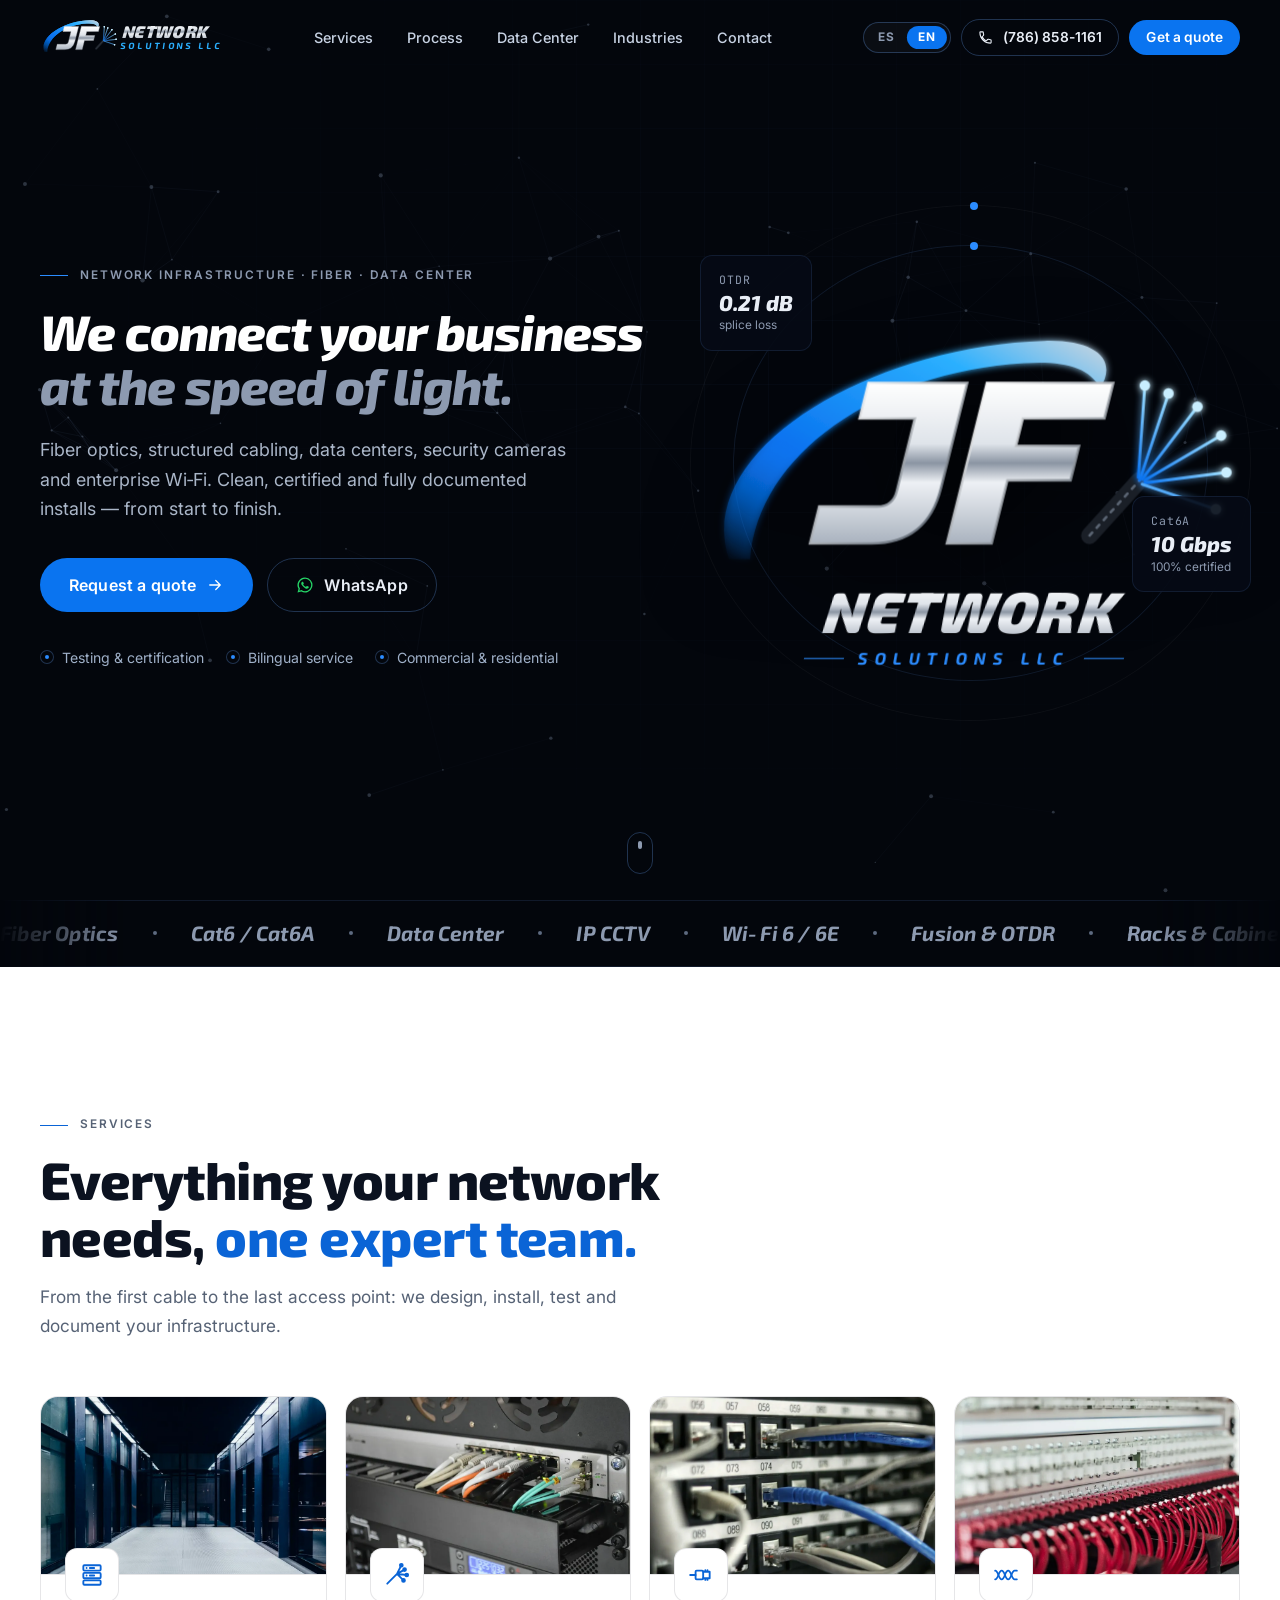
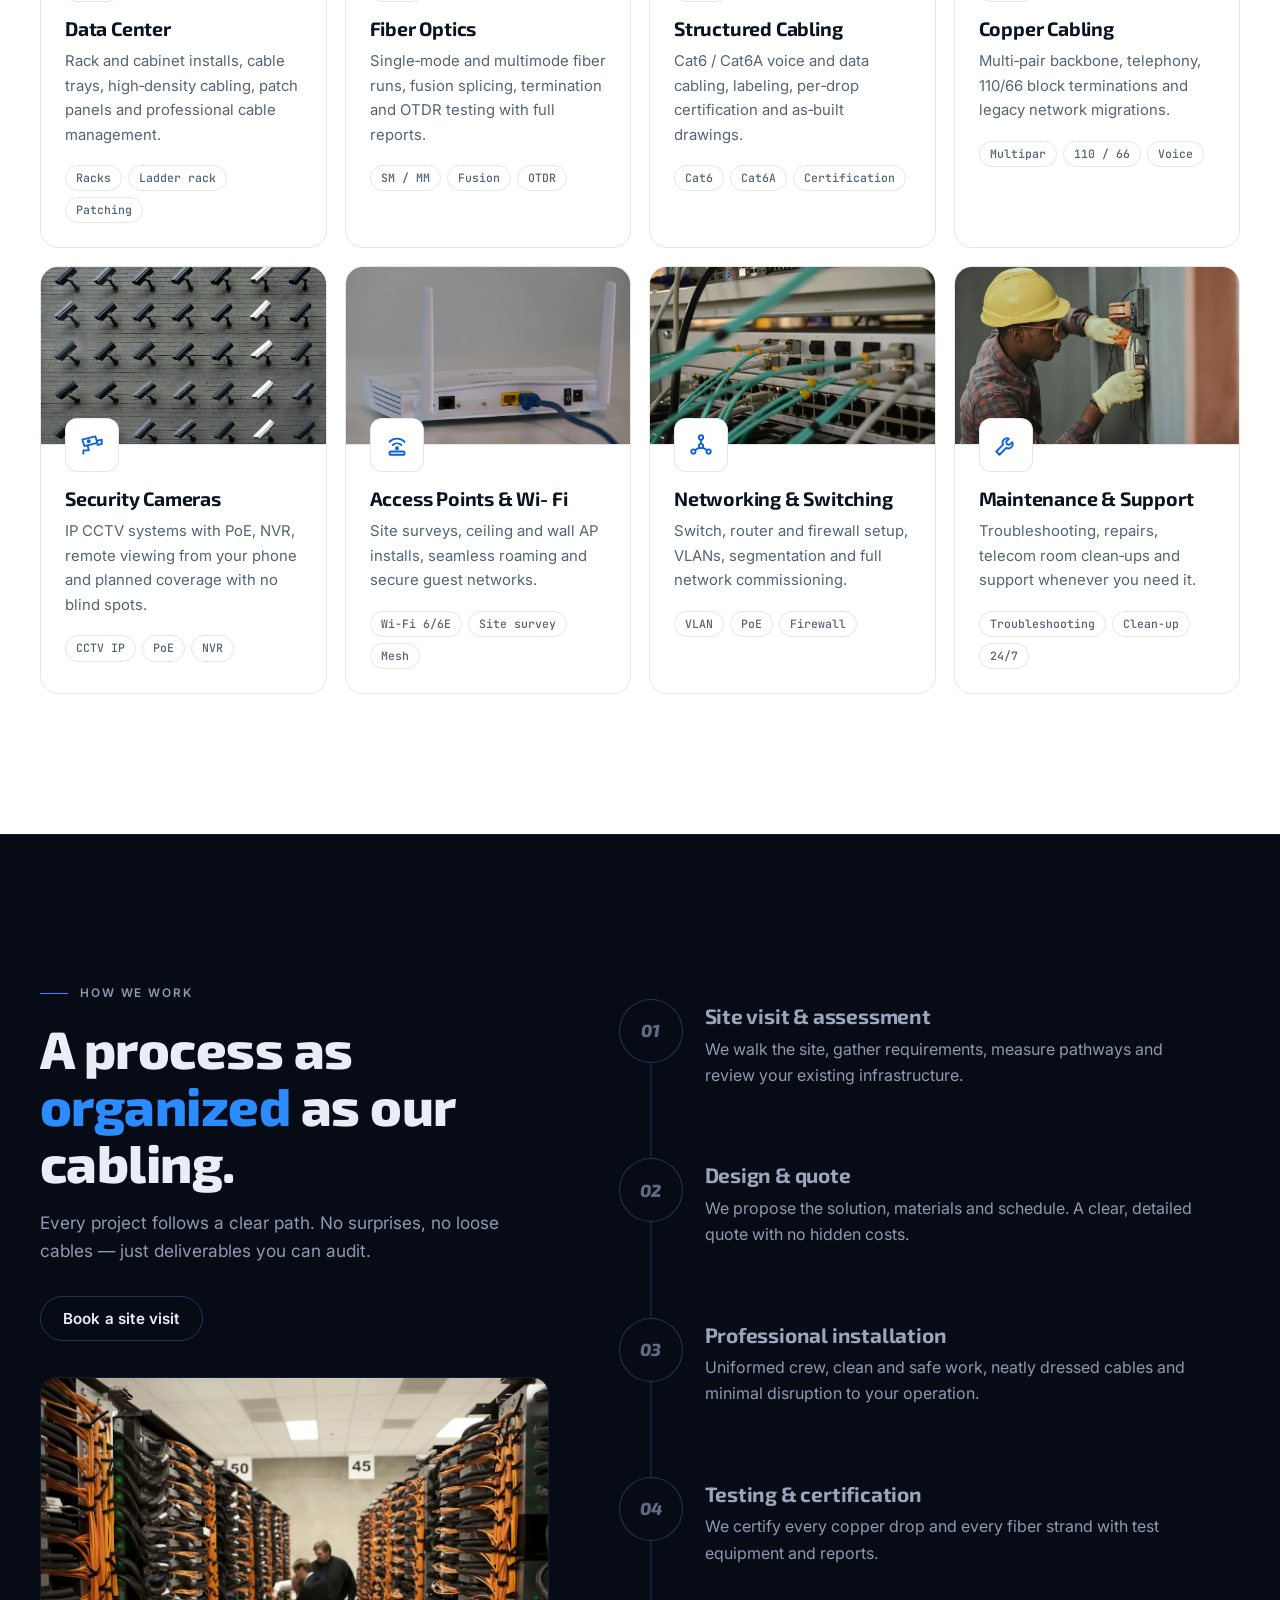
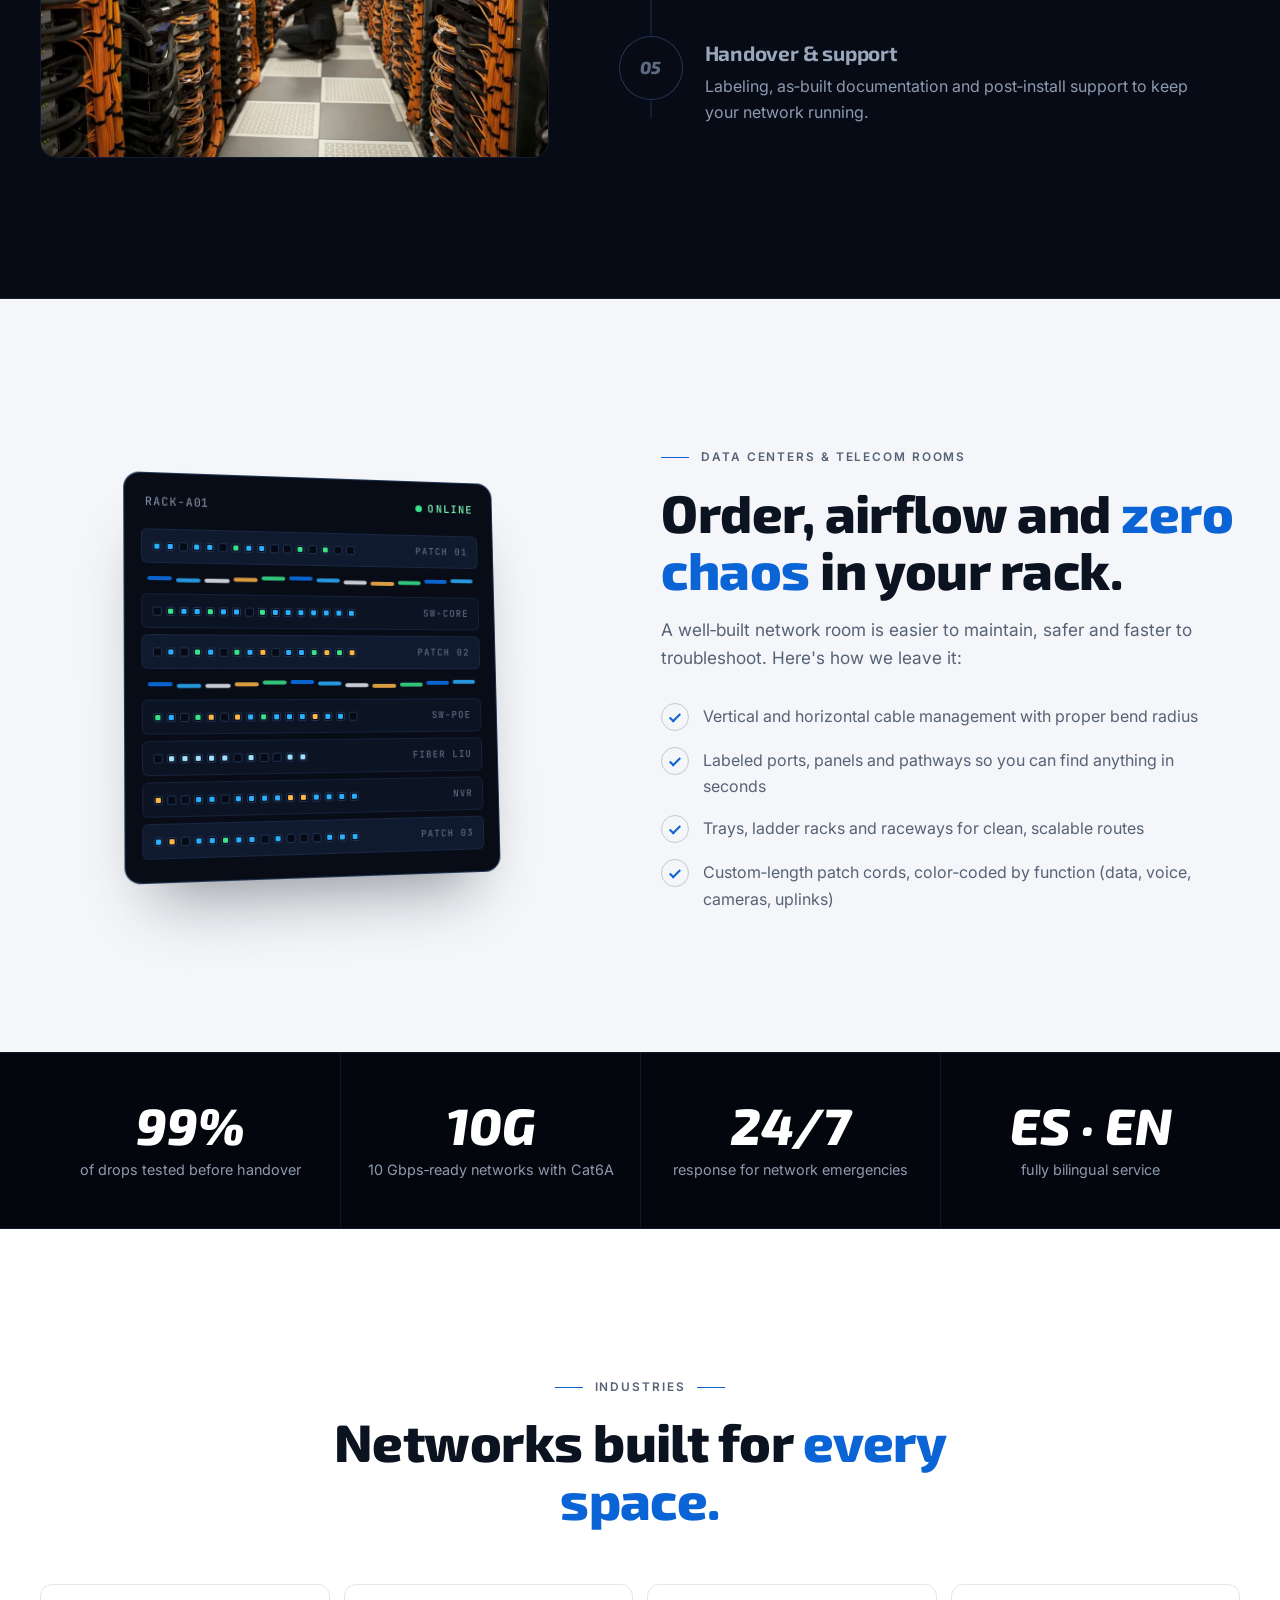
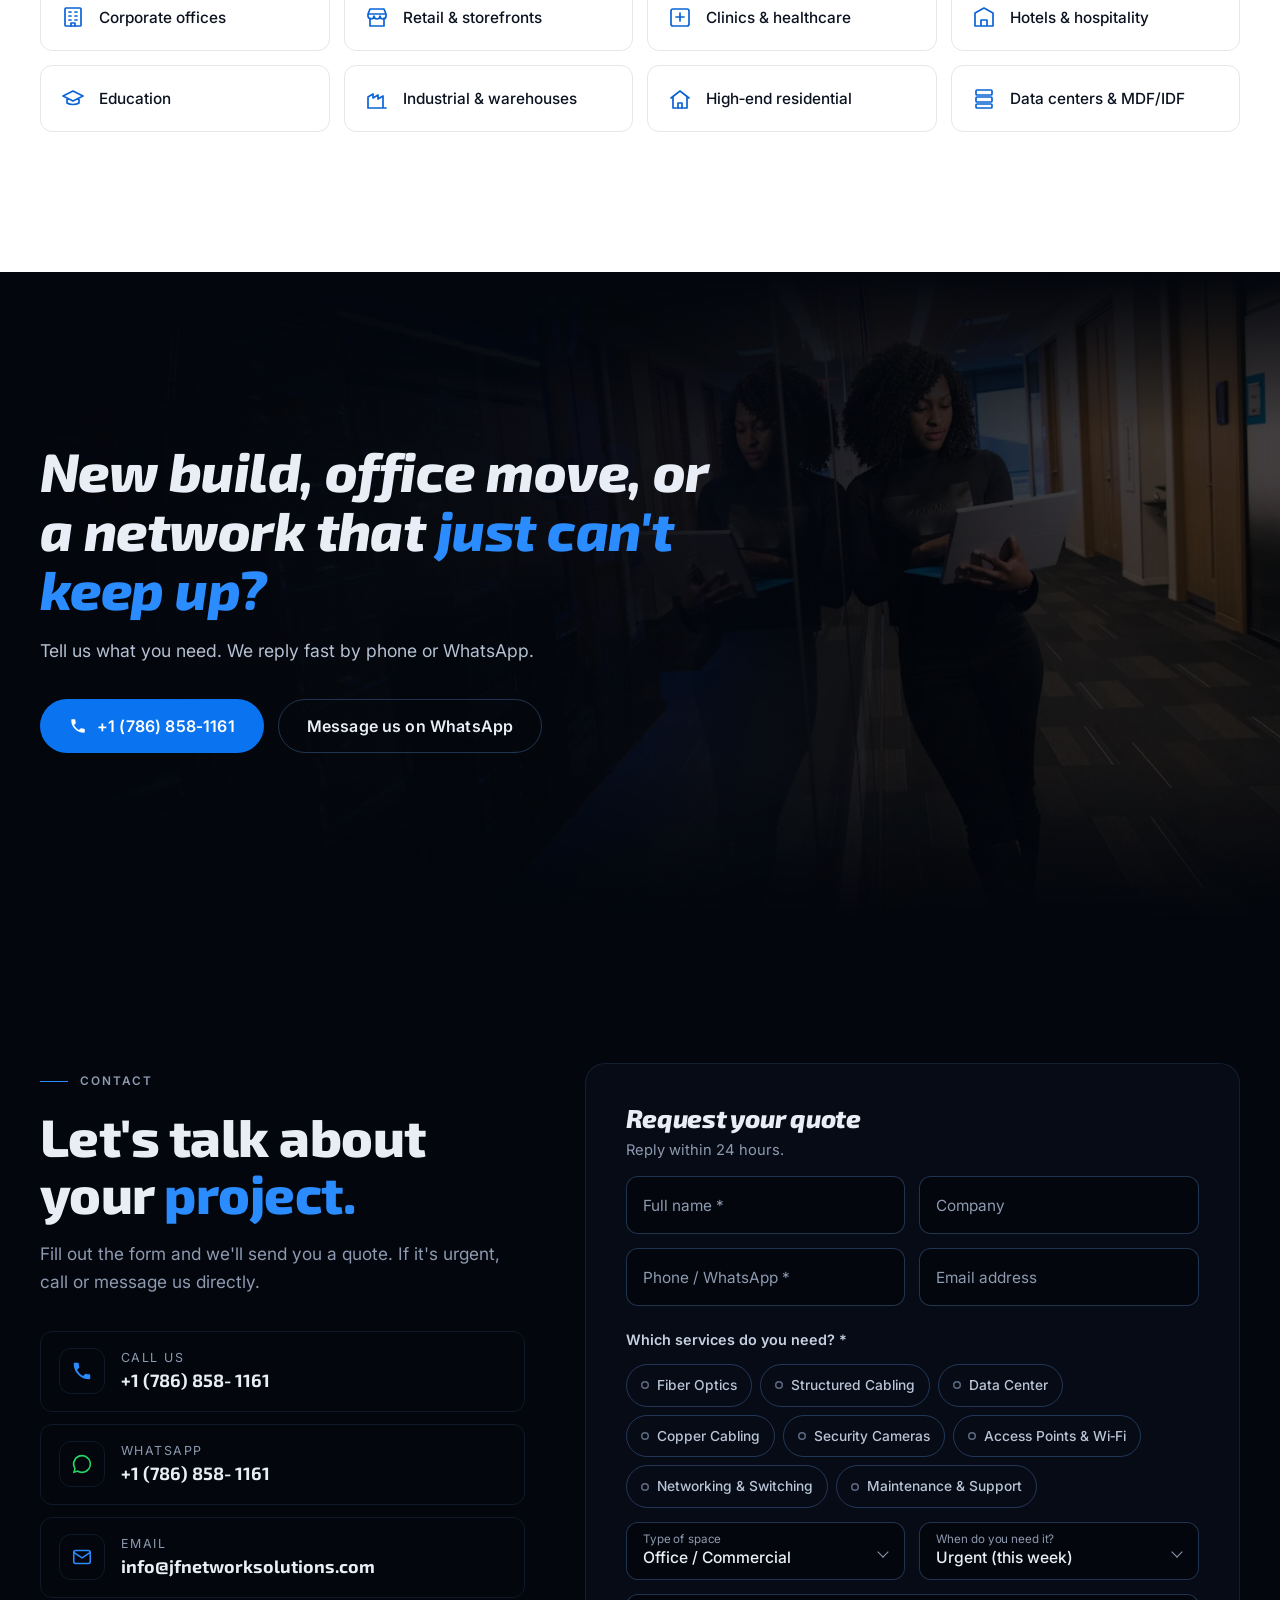
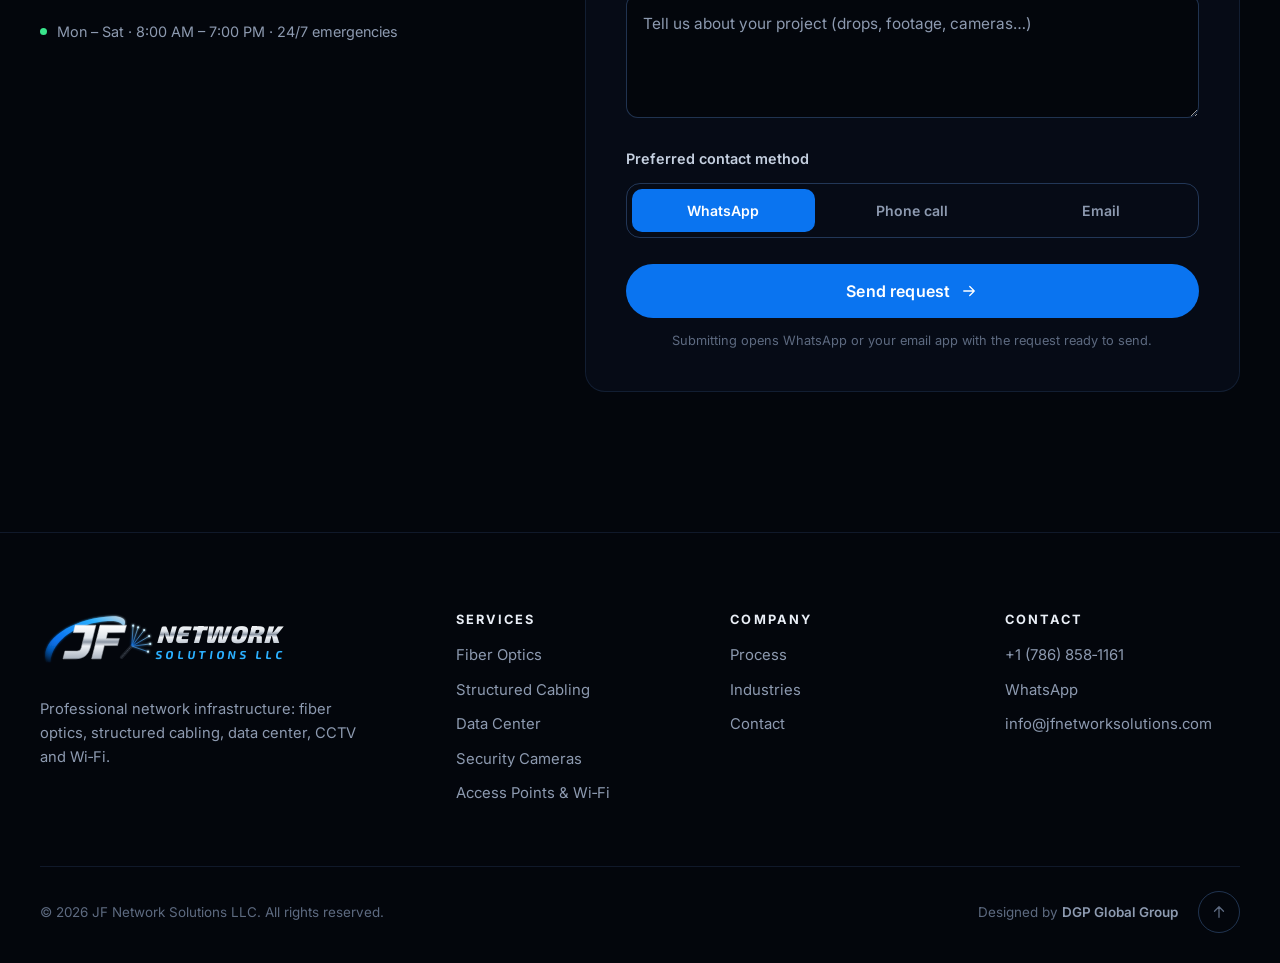
<file: index.html>
<!doctype html>
<html lang="es">
<head>
  <meta charset="utf-8">
  <meta name="viewport" content="width=device-width, initial-scale=1">
  <title>JF Network Solutions LLC | Fibra Óptica, Data Center y Cableado Estructurado</title>
  <meta name="description" content="JF Network Solutions LLC: instalación de fibra óptica, cableado estructurado Cat6/Cat6A, data centers, cámaras de seguridad, access points Wi‑Fi y redes empresariales. Atención en español e inglés.">
  <meta name="theme-color" content="#03060c">
  <link rel="canonical" href="https://jfnetworksolutions.com/">
  <link rel="icon" href="assets/img/favicon.svg" type="image/svg+xml">
  <link rel="apple-touch-icon" href="assets/img/apple-touch-icon.png">

  <!-- Open Graph (Facebook, WhatsApp, LinkedIn, iMessage) -->
  <meta property="og:type" content="website">
  <meta property="og:site_name" content="JF Network Solutions LLC">
  <meta property="og:title" content="JF Network Solutions LLC | Fibra Óptica, Data Center y Cableado Estructurado">
  <meta property="og:description" content="Fibra óptica, cableado estructurado Cat6/Cat6A, data centers, cámaras de seguridad y Wi‑Fi empresarial. Instalaciones certificadas. Atención en español e inglés.">
  <meta property="og:url" content="https://jfnetworksolutions.com/">
  <meta property="og:locale" content="es_US">
  <meta property="og:locale:alternate" content="en_US">
  <meta property="og:image" content="https://jfnetworksolutions.com/assets/img/og-image.jpg">
  <meta property="og:image:secure_url" content="https://jfnetworksolutions.com/assets/img/og-image.jpg">
  <meta property="og:image:type" content="image/jpeg">
  <meta property="og:image:width" content="1200">
  <meta property="og:image:height" content="630">
  <meta property="og:image:alt" content="Logo de JF Network Solutions LLC: fibra óptica, cableado estructurado, data center e infraestructura de red">

  <!-- Twitter / X Card -->
  <meta name="twitter:card" content="summary_large_image">
  <meta name="twitter:title" content="JF Network Solutions LLC | Fibra Óptica, Data Center y Cableado Estructurado">
  <meta name="twitter:description" content="Fibra óptica, cableado estructurado, data centers, cámaras de seguridad y Wi‑Fi empresarial. Atención en español e inglés.">
  <meta name="twitter:image" content="https://jfnetworksolutions.com/assets/img/og-image.jpg">
  <meta name="twitter:image:alt" content="Logo de JF Network Solutions LLC: fibra óptica, cableado estructurado, data center e infraestructura de red">
  <link rel="preconnect" href="https://fonts.googleapis.com">
  <link rel="preconnect" href="https://fonts.gstatic.com" crossorigin>
  <link href="https://fonts.googleapis.com/css2?family=Exo+2:ital,wght@0,600;0,700;0,800;1,700;1,800;1,900&family=Inter:wght@400;500;600;700&family=JetBrains+Mono:wght@500&display=swap" rel="stylesheet">
  <link rel="stylesheet" href="assets/css/styles.css">
  <script type="application/ld+json">
  {
    "@context": "https://schema.org",
    "@type": "LocalBusiness",
    "name": "JF Network Solutions LLC",
    "image": "https://jfnetworksolutions.com/assets/img/og-image.jpg",
    "url": "https://jfnetworksolutions.com/",
    "telephone": "+1-786-858-1161",
    "knowsLanguage": ["es", "en"],
    "description": "Fiber optics, structured cabling, data center installations, CCTV, Wi-Fi access points and network infrastructure."
  }
  </script>
</head>
<body>
  <div class="scroll-progress" aria-hidden="true"><span></span></div>
  <a class="skip" href="#main" data-i18n="skip">Saltar al contenido</a>

  <!-- ============ NAV ============ -->
  <header class="nav" id="nav">
    <div class="container nav__inner">
      <a href="#top" class="brand" aria-label="JF Network Solutions LLC">
        <img src="assets/img/logo-mark.svg" alt="" width="82" height="42" class="brand__mark">
        <span class="brand__text">
          <span class="brand__name">NETWORK</span>
          <span class="brand__sub">SOLUTIONS LLC</span>
        </span>
      </a>
      <nav class="nav__links" id="navLinks" aria-label="Principal">
        <a href="#servicios" data-i18n="nav.services">Servicios</a>
        <a href="#proceso" data-i18n="nav.process">Proceso</a>
        <a href="#datacenter" data-i18n="nav.datacenter">Data Center</a>
        <a href="#sectores" data-i18n="nav.industries">Sectores</a>
        <a href="#contacto" data-i18n="nav.contact">Contacto</a>
      </nav>
      <div class="nav__actions">
        <div class="lang" role="group" aria-label="Idioma / Language">
          <button type="button" data-lang="es" aria-pressed="true">ES</button>
          <button type="button" data-lang="en" aria-pressed="false">EN</button>
          <span class="lang__pill" aria-hidden="true"></span>
        </div>
        <a href="tel:+17868581161" class="btn btn--ghost btn--sm nav__call">
          <svg viewBox="0 0 24 24" aria-hidden="true"><path d="M6.6 10.8a15.1 15.1 0 0 0 6.6 6.6l2.2-2.2a1 1 0 0 1 1-.25 11.4 11.4 0 0 0 3.6.57 1 1 0 0 1 1 1V20a1 1 0 0 1-1 1A17 17 0 0 1 3 4a1 1 0 0 1 1-1h3.5a1 1 0 0 1 1 1c0 1.25.2 2.45.57 3.57a1 1 0 0 1-.25 1z"/></svg>
          <span>(786) 858-1161</span>
        </a>
        <a href="#contacto" class="btn btn--primary btn--sm" data-i18n="nav.quote">Cotizar</a>
        <button class="burger" id="burger" aria-label="Menú" aria-expanded="false" aria-controls="navLinks"><span></span><span></span></button>
      </div>
    </div>
  </header>

  <main id="main">
    <!-- ============ HERO ============ -->
    <section class="hero" id="top">
      <canvas class="hero__net" id="netCanvas" aria-hidden="true"></canvas>
      <div class="hero__glow" aria-hidden="true"></div>
      <div class="container hero__grid">
        <div class="hero__copy">
          <p class="eyebrow reveal"><span class="dot"></span><span data-i18n="hero.eyebrow">Infraestructura de red · Fibra · Data Center</span></p>
          <h1 class="hero__title reveal" data-delay="1">
            <span data-i18n="hero.title1">Conectamos tu negocio</span><br>
            <span class="hero__title2" data-i18n="hero.title2">a la velocidad de la luz.</span>
          </h1>
          <p class="hero__lead reveal" data-delay="2" data-i18n="hero.lead">Fibra óptica, cableado estructurado, data centers, cámaras de seguridad y Wi‑Fi empresarial. Instalaciones limpias, certificadas y documentadas — de principio a fin.</p>
          <div class="hero__ctas reveal" data-delay="3">
            <a href="#contacto" class="btn btn--primary btn--lg magnetic">
              <span data-i18n="hero.cta1">Solicitar cotización</span>
              <svg viewBox="0 0 24 24" aria-hidden="true"><path d="M5 12h14M13 6l6 6-6 6"/></svg>
            </a>
            <a href="https://wa.me/17868581161" target="_blank" rel="noopener" class="btn btn--whatsapp btn--lg magnetic wa-link">
              <svg viewBox="0 0 24 24" aria-hidden="true" class="fill"><path d="M12 2a10 10 0 0 0-8.6 15.1L2 22l5-1.3A10 10 0 1 0 12 2zm0 18.2a8.2 8.2 0 0 1-4.2-1.2l-.3-.2-3 .8.8-2.9-.2-.3A8.2 8.2 0 1 1 12 20.2zm4.5-6.1c-.25-.12-1.47-.72-1.7-.8-.23-.09-.4-.13-.56.12-.17.25-.64.8-.79.97-.14.17-.29.19-.54.06a6.7 6.7 0 0 1-3.3-2.9c-.25-.43.25-.4.71-1.33.08-.16.04-.3-.02-.43l-.76-1.83c-.2-.48-.4-.41-.56-.42h-.48a.92.92 0 0 0-.66.31 2.8 2.8 0 0 0-.87 2.07 4.8 4.8 0 0 0 1 2.56 11 11 0 0 0 4.2 3.7c1.57.68 2.18.73 2.97.62.48-.07 1.47-.6 1.68-1.18.2-.58.2-1.08.14-1.18-.06-.1-.23-.17-.48-.29z"/></svg>
              <span>WhatsApp</span>
            </a>
          </div>
          <ul class="hero__chips reveal" data-delay="4">
            <li data-i18n="hero.chip1">Pruebas y certificación</li>
            <li data-i18n="hero.chip2">Atención bilingüe</li>
            <li data-i18n="hero.chip3">Comercial & residencial</li>
          </ul>
        </div>

        <div class="hero__visual reveal" data-delay="2" aria-hidden="true">
          <div class="orbit orbit--1"></div>
          <div class="orbit orbit--2"></div>
          <div class="orbit orbit--3"></div>
          <svg class="hero__logo" viewBox="0 0 410 210">
            <defs>
              <linearGradient id="hChrome" x1="0" y1="0" x2="0" y2="1">
                <stop offset="0" stop-color="#ffffff"/><stop offset=".38" stop-color="#dfe4ea"/><stop offset=".5" stop-color="#8b95a3"/><stop offset=".62" stop-color="#eef1f5"/><stop offset="1" stop-color="#aab3bf"/>
              </linearGradient>
              <linearGradient id="hEdge" x1="0" y1="0" x2="1" y2="1"><stop offset="0" stop-color="#fff" stop-opacity=".9"/><stop offset="1" stop-color="#5d6773" stop-opacity=".9"/></linearGradient>
              <linearGradient id="hSwoosh" x1="0" y1="1" x2="1" y2="0"><stop offset="0" stop-color="#0A74F0" stop-opacity="0"/><stop offset=".35" stop-color="#0A74F0"/><stop offset=".75" stop-color="#2BB0FF"/><stop offset="1" stop-color="#cfd6de"/></linearGradient>
              <linearGradient id="hFiber" x1="0" y1="1" x2="1" y2="0"><stop offset="0" stop-color="#0A74F0"/><stop offset="1" stop-color="#9fe0ff"/></linearGradient>
              <linearGradient id="hShine" x1="0" y1="0" x2="1" y2="0"><stop offset="0" stop-color="#fff" stop-opacity="0"/><stop offset=".5" stop-color="#fff" stop-opacity=".85"/><stop offset="1" stop-color="#fff" stop-opacity="0"/></linearGradient>
              <filter id="hGlow" x="-50%" y="-50%" width="200%" height="200%"><feGaussianBlur stdDeviation="3" result="b"/><feMerge><feMergeNode in="b"/><feMergeNode in="SourceGraphic"/></feMerge></filter>
              <clipPath id="hClip"><g transform="translate(78 44) skewX(-14) translate(30 0)"><path d="M20 0 H95 V80 Q95 122 53 122 H6 V94 H50 Q62 94 62 82 V27 H20 Z"/><path d="M110 0 H206 V27 H144 V48 H192 V74 H144 V122 H110 Z"/></g></clipPath>
            </defs>
            <path class="hl-swoosh" d="M22 178 C-6 96 128 16 262 12 C300 11 318 26 304 48 C296 32 276 27 246 29 C134 36 44 98 38 178 Z" fill="url(#hSwoosh)" filter="url(#hGlow)"/>
            <g transform="translate(78 44) skewX(-14) translate(30 0)">
              <path d="M20 0 H95 V80 Q95 122 53 122 H6 V94 H50 Q62 94 62 82 V27 H20 Z" fill="url(#hChrome)" stroke="url(#hEdge)" stroke-width="2"/>
              <path d="M110 0 H206 V27 H144 V48 H192 V74 H144 V122 H110 Z" fill="url(#hChrome)" stroke="url(#hEdge)" stroke-width="2"/>
            </g>
                        <path d="M296 160 L334 118" stroke="#1a1f27" stroke-width="13" stroke-linecap="round"/>
            <path d="M296 160 L334 118" stroke="#5b6573" stroke-width="2" stroke-linecap="round" stroke-dasharray="3 5"/>
            <g class="hl-fibers" stroke="url(#hFiber)" stroke-width="2.2" stroke-linecap="round" fill="none" filter="url(#hGlow)">
              <path d="M334 118 L356 52"/><path d="M336 117 L378 62"/><path d="M338 118 L396 84"/><path d="M338 120 L400 112"/><path d="M336 121 L392 140"/><path d="M333 116 L338 46"/>
            </g>
            <g class="hl-tips" fill="#c9eeff" filter="url(#hGlow)">
              <circle cx="356" cy="52" r="4"/><circle cx="378" cy="62" r="4"/><circle cx="396" cy="84" r="4"/><circle cx="400" cy="112" r="4"/><circle cx="392" cy="140" r="4"/><circle cx="338" cy="46" r="4"/>
            </g>
          </svg>
          <div class="hero__wordmark">
            <span class="chrome-text">NETWORK</span>
            <span class="hero__wordsub">SOLUTIONS LLC</span>
          </div>
          <div class="float-card float-card--a">
            <span class="mono">OTDR</span>
            <strong>0.21 dB</strong>
            <small data-i18n="hero.float1">pérdida por empalme</small>
          </div>
          <div class="float-card float-card--b">
            <span class="mono">Cat6A</span>
            <strong>10 Gbps</strong>
            <small data-i18n="hero.float2">certificado al 100%</small>
          </div>
        </div>
      </div>
      <a href="#servicios" class="scroll-cue" aria-label="Bajar"><span></span></a>
    </section>

    <!-- ============ MARQUEE ============ -->
    <div class="marquee" aria-hidden="true">
      <div class="marquee__track">
        <span>Fibra Óptica</span><i></i><span>Cat6 / Cat6A</span><i></i><span>Data Center</span><i></i><span>CCTV IP</span><i></i><span>Wi‑Fi 6 / 6E</span><i></i><span>Fusión & OTDR</span><i></i><span>Racks & Gabinetes</span><i></i><span>Cable de Cobre</span><i></i><span>Switching</span><i></i>
        <span>Fibra Óptica</span><i></i><span>Cat6 / Cat6A</span><i></i><span>Data Center</span><i></i><span>CCTV IP</span><i></i><span>Wi‑Fi 6 / 6E</span><i></i><span>Fusión & OTDR</span><i></i><span>Racks & Gabinetes</span><i></i><span>Cable de Cobre</span><i></i><span>Switching</span><i></i>
      </div>
    </div>

    <!-- ============ SERVICES ============ -->
    <section class="section section--light" id="servicios">
      <div class="container">
        <div class="section__head">
          <p class="eyebrow reveal"><span class="dot"></span><span data-i18n="services.eyebrow">Servicios</span></p>
          <h2 class="section__title reveal" data-delay="1" data-i18n-html="services.title">Todo lo que tu red necesita, <span class="blue-text">en un solo equipo.</span></h2>
          <p class="section__lead reveal" data-delay="2" data-i18n="services.lead">Desde el primer cable hasta el último access point: diseñamos, instalamos, probamos y documentamos tu infraestructura.</p>
        </div>

        <div class="services">
          <article class="card reveal reveal--scale" data-delay="0">
            <div class="card__media"><img src="assets/img/photos/svc-datacenter.webp" alt="" loading="lazy" width="900" height="600"></div>
            <div class="card__icon"><svg viewBox="0 0 24 24"><rect x="4" y="3" width="16" height="5" rx="1"/><rect x="4" y="10" width="16" height="5" rx="1"/><rect x="4" y="17" width="16" height="4" rx="1"/><path d="M7 5.5h.01M7 12.5h.01M10 5.5h4M10 12.5h4"/></svg></div>
            <h3 data-i18n="s1.t">Data Center</h3>
            <p data-i18n="s1.d">Instalación de racks y gabinetes, bandejas porta cables, cableado de alta densidad, patch panels y organización profesional.</p>
            <ul class="card__tags"><li>Racks</li><li>Ladder rack</li><li>Patching</li></ul>
          </article>
          <article class="card reveal reveal--scale" data-delay="1">
            <div class="card__media"><img src="assets/img/photos/svc-fiber.webp" alt="" loading="lazy" width="900" height="600"></div>
            <div class="card__icon"><svg viewBox="0 0 24 24"><path d="M3 20 12 11M12 11l4-8M12 11l7-4M12 11l9 1M12 11l6 6"/><circle cx="16" cy="3" r="1.3"/><circle cx="19" cy="7" r="1.3"/><circle cx="21" cy="12" r="1.3"/><circle cx="18" cy="17" r="1.3"/></svg></div>
            <h3 data-i18n="s2.t">Fibra Óptica</h3>
            <p data-i18n="s2.d">Tendido de fibra monomodo y multimodo, empalmes por fusión, conectorización y pruebas OTDR con reporte.</p>
            <ul class="card__tags"><li>SM / MM</li><li data-i18n="tag.fusion">Fusión</li><li>OTDR</li></ul>
          </article>
          <article class="card reveal reveal--scale" data-delay="2">
            <div class="card__media"><img src="assets/img/photos/svc-structured.webp" alt="" loading="lazy" width="900" height="600"></div>
            <div class="card__icon"><svg viewBox="0 0 24 24"><path d="M2 12h5"/><rect x="7" y="8" width="7" height="8" rx="1"/><path d="M14 9h6v6h-6M16 9v-1.5M18 9v-1.5M16 15v1.5M18 15v1.5"/></svg></div>
            <h3 data-i18n="s3.t">Cableado Estructurado</h3>
            <p data-i18n="s3.d">Cableado Cat6 / Cat6A para voz y datos, etiquetado, certificación de cada punto y planos as‑built.</p>
            <ul class="card__tags"><li>Cat6</li><li>Cat6A</li><li data-i18n="tag.cert">Certificación</li></ul>
          </article>
          <article class="card reveal reveal--scale" data-delay="3">
            <div class="card__media"><img src="assets/img/photos/svc-copper.webp" alt="" loading="lazy" width="900" height="600"></div>
            <div class="card__icon"><svg viewBox="0 0 24 24"><path d="M2 8c3 0 3 8 6 8s3-8 6-8 3 8 6 8h2"/><path d="M2 16c3 0 3-8 6-8s3 8 6 8 3-8 6-8h2"/></svg></div>
            <h3 data-i18n="s4.t">Cable de Cobre</h3>
            <p data-i18n="s4.d">Backbone multipar, telefonía, terminaciones en bloques 110/66 y migración de redes legacy.</p>
            <ul class="card__tags"><li>Multipar</li><li>110 / 66</li><li data-i18n="tag.voice">Voz</li></ul>
          </article>
          <article class="card reveal reveal--scale" data-delay="0">
            <div class="card__media"><img src="assets/img/photos/svc-cctv.webp" alt="" loading="lazy" width="900" height="600"></div>
            <div class="card__icon"><svg viewBox="0 0 24 24"><path d="M3 7l12-3 2 6-12 3z"/><path d="M17 8l4-1v4l-4 1"/><path d="M8 12.5 9 17H4v3"/><circle cx="9" cy="8.5" r="1"/></svg></div>
            <h3 data-i18n="s5.t">Cámaras de Seguridad</h3>
            <p data-i18n="s5.d">Sistemas CCTV IP con PoE, NVR, acceso remoto desde tu celular y cobertura planificada sin puntos ciegos.</p>
            <ul class="card__tags"><li>CCTV IP</li><li>PoE</li><li>NVR</li></ul>
          </article>
          <article class="card reveal reveal--scale" data-delay="1">
            <div class="card__media"><img src="assets/img/photos/svc-wifi.webp" alt="" loading="lazy" width="900" height="600"></div>
            <div class="card__icon"><svg viewBox="0 0 24 24"><path d="M5 9a10 10 0 0 1 14 0M8 12a6 6 0 0 1 8 0"/><circle cx="12" cy="15" r="1"/><rect x="5" y="18" width="14" height="3" rx="1.5"/></svg></div>
            <h3 data-i18n="s6.t">Access Points & Wi‑Fi</h3>
            <p data-i18n="s6.d">Site survey, instalación de AP en techo y pared, roaming sin cortes y redes de invitados seguras.</p>
            <ul class="card__tags"><li>Wi‑Fi 6/6E</li><li>Site survey</li><li>Mesh</li></ul>
          </article>
          <article class="card reveal reveal--scale" data-delay="2">
            <div class="card__media"><img src="assets/img/photos/svc-network.webp" alt="" loading="lazy" width="900" height="600"></div>
            <div class="card__icon"><svg viewBox="0 0 24 24"><circle cx="12" cy="5" r="2"/><circle cx="5" cy="18" r="2"/><circle cx="19" cy="18" r="2"/><circle cx="12" cy="13" r="2"/><path d="M12 7v4M10.6 14.4 6.4 16.6M13.4 14.4l4.2 2.2"/></svg></div>
            <h3 data-i18n="s7.t">Redes & Switching</h3>
            <p data-i18n="s7.d">Configuración de switches, routers y firewalls, VLANs, segmentación y puesta en marcha de la red.</p>
            <ul class="card__tags"><li>VLAN</li><li>PoE</li><li>Firewall</li></ul>
          </article>
          <article class="card reveal reveal--scale" data-delay="3">
            <div class="card__media"><img src="assets/img/photos/svc-support.webp" alt="" loading="lazy" width="900" height="600"></div>
            <div class="card__icon"><svg viewBox="0 0 24 24"><path d="M14.7 6.3a4 4 0 0 0-5.4 5.4L3 18l3 3 6.3-6.3a4 4 0 0 0 5.4-5.4l-2.6 2.6-2.4-.6-.6-2.4z"/></svg></div>
            <h3 data-i18n="s8.t">Mantenimiento & Soporte</h3>
            <p data-i18n="s8.d">Diagnóstico, reparación, reorganización de cuartos de comunicaciones y soporte cuando lo necesites.</p>
            <ul class="card__tags"><li data-i18n="tag.diag">Diagnóstico</li><li data-i18n="tag.cleanup">Re‑organización</li><li>24/7</li></ul>
          </article>
        </div>
      </div>
    </section>

    <!-- ============ PROCESS ============ -->
    <section class="section section--alt" id="proceso">
      <div class="container process">
        <div class="process__intro">
          <p class="eyebrow reveal"><span class="dot"></span><span data-i18n="process.eyebrow">Cómo trabajamos</span></p>
          <h2 class="section__title reveal" data-delay="1" data-i18n-html="process.title">Un proceso tan <span class="blue-text">ordenado</span> como nuestro cableado.</h2>
          <p class="section__lead reveal" data-delay="2" data-i18n="process.lead">Cada proyecto sigue una ruta clara. Sin sorpresas, sin cables sueltos, con entregables que puedes auditar.</p>
          <a href="#contacto" class="btn btn--ghost reveal" data-delay="3" data-i18n="process.cta">Agenda una visita técnica</a>
          <figure class="process__photo reveal" data-delay="3">
            <img src="assets/img/photos/team-datacenter.webp" alt="" loading="lazy" width="1200" height="800">
          </figure>
        </div>
        <ol class="timeline" id="timeline">
          <li class="timeline__rail" aria-hidden="true"><span class="timeline__fill"></span></li>
          <li class="step">
            <span class="step__num">01</span>
            <div><h3 data-i18n="p1.t">Visita y evaluación</h3><p data-i18n="p1.d">Recorremos el sitio, levantamos necesidades, medimos rutas y revisamos la infraestructura existente.</p></div>
          </li>
          <li class="step">
            <span class="step__num">02</span>
            <div><h3 data-i18n="p2.t">Diseño y cotización</h3><p data-i18n="p2.d">Proponemos la solución, materiales y cronograma. Cotización clara y detallada, sin costos ocultos.</p></div>
          </li>
          <li class="step">
            <span class="step__num">03</span>
            <div><h3 data-i18n="p3.t">Instalación profesional</h3><p data-i18n="p3.d">Equipo uniformado, trabajo limpio y seguro, peinado de cables y mínima interrupción de tu operación.</p></div>
          </li>
          <li class="step">
            <span class="step__num">04</span>
            <div><h3 data-i18n="p4.t">Pruebas y certificación</h3><p data-i18n="p4.d">Certificamos cada punto de cobre y cada hilo de fibra con equipos de medición y reportes.</p></div>
          </li>
          <li class="step">
            <span class="step__num">05</span>
            <div><h3 data-i18n="p5.t">Entrega y soporte</h3><p data-i18n="p5.d">Etiquetado, documentación as‑built y soporte post‑instalación para que tu red siga funcionando.</p></div>
          </li>
        </ol>
      </div>
    </section>

    <!-- ============ DATA CENTER FEATURE ============ -->
    <section class="section section--light section--light-2" id="datacenter">
      <div class="container feature">
        <div class="feature__visual reveal reveal--left" aria-hidden="true">
          <div class="rack" id="rack">
            <div class="rack__top"><span class="mono">RACK‑A01</span><span class="rack__status"><i></i>ONLINE</span></div>
          </div>
          <div class="rack-glow"></div>
        </div>
        <div class="feature__copy">
          <p class="eyebrow reveal"><span class="dot"></span><span data-i18n="dc.eyebrow">Data center & cuartos de comunicaciones</span></p>
          <h2 class="section__title reveal" data-delay="1" data-i18n-html="dc.title">Orden, flujo de aire y <span class="blue-text">cero caos</span> en tu rack.</h2>
          <p class="section__lead reveal" data-delay="2" data-i18n="dc.lead">Un cuarto de red bien hecho es más fácil de mantener, más seguro y más rápido de diagnosticar. Así lo dejamos:</p>
          <ul class="checklist">
            <li class="reveal" data-delay="2"><span class="check"></span><span data-i18n="dc.l1">Gestión de cables vertical y horizontal, con radios de curvatura respetados</span></li>
            <li class="reveal" data-delay="3"><span class="check"></span><span data-i18n="dc.l2">Etiquetado de puertos, paneles y rutas para identificar todo en segundos</span></li>
            <li class="reveal" data-delay="3"><span class="check"></span><span data-i18n="dc.l3">Bandejas, escalerillas y ductos para rutas limpias y escalables</span></li>
            <li class="reveal" data-delay="4"><span class="check"></span><span data-i18n="dc.l4">Patch cords a medida y colores por función (datos, voz, cámaras, uplinks)</span></li>
          </ul>
        </div>
      </div>
    </section>

    <!-- ============ STATS ============ -->
    <section class="stats">
      <div class="container stats__grid">
        <div class="stat reveal reveal--scale"><strong><span class="count" data-to="100">0</span>%</strong><span data-i18n="st1">puntos probados antes de entregar</span></div>
        <div class="stat reveal reveal--scale" data-delay="1"><strong><span class="count" data-to="10">0</span>G</strong><span data-i18n="st2">redes listas para 10 Gbps con Cat6A</span></div>
        <div class="stat reveal reveal--scale" data-delay="2"><strong>24/7</strong><span data-i18n="st3">respuesta para emergencias de red</span></div>
        <div class="stat reveal reveal--scale" data-delay="3"><strong>ES · EN</strong><span data-i18n="st4">atención 100% bilingüe</span></div>
      </div>
    </section>

    <!-- ============ INDUSTRIES ============ -->
    <section class="section section--light" id="sectores">
      <div class="container">
        <div class="section__head section__head--center">
          <p class="eyebrow reveal"><span class="dot"></span><span data-i18n="ind.eyebrow">Sectores</span></p>
          <h2 class="section__title reveal" data-delay="1" data-i18n-html="ind.title">Redes a la medida de <span class="blue-text">cada espacio.</span></h2>
        </div>
        <div class="industries">
          <div class="ind reveal reveal--scale"><svg viewBox="0 0 24 24"><rect x="4" y="3" width="16" height="18" rx="1"/><path d="M8 7h2M14 7h2M8 11h2M14 11h2M8 15h2M14 15h2M10 21v-3h4v3"/></svg><span data-i18n="ind.1">Oficinas corporativas</span></div>
          <div class="ind reveal reveal--scale" data-delay="1"><svg viewBox="0 0 24 24"><path d="M3 9l2-5h14l2 5M3 9h18v2a3 3 0 0 1-6 0 3 3 0 0 1-6 0 3 3 0 0 1-6 0zM5 13v8h14v-8"/></svg><span data-i18n="ind.2">Retail y comercios</span></div>
          <div class="ind reveal reveal--scale" data-delay="2"><svg viewBox="0 0 24 24"><rect x="3" y="4" width="18" height="17" rx="2"/><path d="M12 8v8M8 12h8"/></svg><span data-i18n="ind.3">Clínicas y salud</span></div>
          <div class="ind reveal reveal--scale" data-delay="3"><svg viewBox="0 0 24 24"><path d="M3 21V8l9-5 9 5v13M9 21v-6h6v6M3 21h18"/></svg><span data-i18n="ind.4">Hoteles y hospitality</span></div>
          <div class="ind reveal reveal--scale"><svg viewBox="0 0 24 24"><path d="M2 9l10-5 10 5-10 5zM6 11v5c3 2 9 2 12 0v-5"/></svg><span data-i18n="ind.5">Educación</span></div>
          <div class="ind reveal reveal--scale" data-delay="1"><svg viewBox="0 0 24 24"><path d="M3 21V10l5-3v4l5-3v4l5-3v12zM3 21h18"/></svg><span data-i18n="ind.6">Industrial y bodegas</span></div>
          <div class="ind reveal reveal--scale" data-delay="2"><svg viewBox="0 0 24 24"><path d="M3 11l9-7 9 7M5 9.5V21h14V9.5"/><path d="M10 21v-5h4v5"/></svg><span data-i18n="ind.7">Residencial premium</span></div>
          <div class="ind reveal reveal--scale" data-delay="3"><svg viewBox="0 0 24 24"><rect x="4" y="3" width="16" height="5" rx="1"/><rect x="4" y="10" width="16" height="5" rx="1"/><rect x="4" y="17" width="16" height="4" rx="1"/></svg><span data-i18n="ind.8">Data centers y MDF/IDF</span></div>
        </div>
      </div>
    </section>

    <!-- ============ BRAND BAND ============ -->
    <section class="brandband">
      <img src="assets/img/photos/band-datacenter.webp" alt="" class="brandband__img" loading="lazy" width="1920" height="1280">
      <div class="brandband__shade"></div>
      <div class="container brandband__inner">
        <h2 class="reveal" data-i18n-html="band.title">¿Proyecto nuevo, mudanza de oficina o una red que <span class="blue-text">ya no da más?</span></h2>
        <p class="reveal" data-delay="1" data-i18n="band.lead">Cuéntanos qué necesitas. Te respondemos rápido por llamada o WhatsApp.</p>
        <div class="hero__ctas reveal" data-delay="2">
          <a href="tel:+17868581161" class="btn btn--primary btn--lg magnetic">
            <svg viewBox="0 0 24 24" aria-hidden="true" class="fill"><path d="M6.6 10.8a15.1 15.1 0 0 0 6.6 6.6l2.2-2.2a1 1 0 0 1 1-.25 11.4 11.4 0 0 0 3.6.57 1 1 0 0 1 1 1V20a1 1 0 0 1-1 1A17 17 0 0 1 3 4a1 1 0 0 1 1-1h3.5a1 1 0 0 1 1 1c0 1.25.2 2.45.57 3.57a1 1 0 0 1-.25 1z"/></svg>
            <span>+1 (786) 858‑1161</span>
          </a>
          <a href="https://wa.me/17868581161" target="_blank" rel="noopener" class="btn btn--whatsapp btn--lg magnetic wa-link"><span data-i18n="band.wa">Escríbenos por WhatsApp</span></a>
        </div>
      </div>
    </section>

    <!-- ============ CONTACT ============ -->
    <section class="section" id="contacto">
      <div class="container contact">
        <div class="contact__info">
          <p class="eyebrow reveal"><span class="dot"></span><span data-i18n="c.eyebrow">Contacto</span></p>
          <h2 class="section__title reveal" data-delay="1" data-i18n-html="c.title">Hablemos de tu <span class="blue-text">proyecto.</span></h2>
          <p class="section__lead reveal" data-delay="2" data-i18n="c.lead">Completa el formulario y te enviamos una cotización. Si es urgente, llámanos o escríbenos directo.</p>

          <div class="contact__cards">
            <a href="tel:+17868581161" class="ccard reveal" data-delay="2">
              <span class="ccard__icon"><svg viewBox="0 0 24 24" class="fill"><path d="M6.6 10.8a15.1 15.1 0 0 0 6.6 6.6l2.2-2.2a1 1 0 0 1 1-.25 11.4 11.4 0 0 0 3.6.57 1 1 0 0 1 1 1V20a1 1 0 0 1-1 1A17 17 0 0 1 3 4a1 1 0 0 1 1-1h3.5a1 1 0 0 1 1 1c0 1.25.2 2.45.57 3.57a1 1 0 0 1-.25 1z"/></svg></span>
              <span><small data-i18n="c.call">Llámanos</small><strong>+1 (786) 858‑1161</strong></span>
            </a>
            <a href="https://wa.me/17868581161" target="_blank" rel="noopener" class="ccard ccard--wa reveal wa-link" data-delay="3">
              <span class="ccard__icon"><svg viewBox="0 0 24 24" class="fill"><path d="M12 2a10 10 0 0 0-8.6 15.1L2 22l5-1.3A10 10 0 1 0 12 2zm0 18.2a8.2 8.2 0 0 1-4.2-1.2l-.3-.2-3 .8.8-2.9-.2-.3A8.2 8.2 0 1 1 12 20.2z"/></svg></span>
              <span><small>WhatsApp</small><strong>+1 (786) 858‑1161</strong></span>
            </a>
            <a href="#" class="ccard reveal email-card" data-delay="4" hidden>
              <span class="ccard__icon"><svg viewBox="0 0 24 24"><rect x="3" y="5" width="18" height="14" rx="2"/><path d="m3 7 9 6 9-6"/></svg></span>
              <span><small>Email</small><strong class="email-text"></strong></span>
            </a>
          </div>
          <p class="contact__hours reveal" data-delay="4"><span class="live"></span><span data-i18n="c.hours">Lun – Sáb · 8:00 AM – 7:00 PM · Emergencias 24/7</span></p>
        </div>

        <form class="form reveal reveal--right" id="contactForm" data-delay="1" novalidate>
          <div class="form__glow" aria-hidden="true"></div>
          <h3 class="form__title" data-i18n="f.title">Solicita tu cotización</h3>
          <p class="form__sub" data-i18n="f.sub">Respuesta en menos de 24 horas.</p>

          <div class="form__row">
            <div class="field">
              <input id="fName" name="name" type="text" placeholder=" " autocomplete="name" required>
              <label for="fName" data-i18n="f.name">Nombre completo *</label>
              <small class="field__err" data-i18n="f.errRequired">Este campo es obligatorio</small>
            </div>
            <div class="field">
              <input id="fCompany" name="company" type="text" placeholder=" " autocomplete="organization">
              <label for="fCompany" data-i18n="f.company">Empresa</label>
            </div>
          </div>
          <div class="form__row">
            <div class="field">
              <input id="fPhone" name="phone" type="tel" placeholder=" " autocomplete="tel" required>
              <label for="fPhone" data-i18n="f.phone">Teléfono / WhatsApp *</label>
              <small class="field__err" data-i18n="f.errPhone">Ingresa un teléfono válido</small>
            </div>
            <div class="field">
              <input id="fEmail" name="email" type="email" placeholder=" " autocomplete="email">
              <label for="fEmail" data-i18n="f.email">Correo electrónico</label>
              <small class="field__err" data-i18n="f.errEmail">Ingresa un correo válido</small>
            </div>
          </div>

          <fieldset class="chips">
            <legend data-i18n="f.services">¿Qué servicio necesitas? *</legend>
            <label><input type="checkbox" name="services" value="fiber"><span data-i18n="s2.t">Fibra Óptica</span></label>
            <label><input type="checkbox" name="services" value="structured"><span data-i18n="s3.t">Cableado Estructurado</span></label>
            <label><input type="checkbox" name="services" value="datacenter"><span data-i18n="s1.t">Data Center</span></label>
            <label><input type="checkbox" name="services" value="copper"><span data-i18n="s4.t">Cable de Cobre</span></label>
            <label><input type="checkbox" name="services" value="cctv"><span data-i18n="s5.t">Cámaras de Seguridad</span></label>
            <label><input type="checkbox" name="services" value="wifi"><span data-i18n="s6.t">Access Points & Wi‑Fi</span></label>
            <label><input type="checkbox" name="services" value="network"><span data-i18n="s7.t">Redes & Switching</span></label>
            <label><input type="checkbox" name="services" value="support"><span data-i18n="s8.t">Mantenimiento & Soporte</span></label>
            <small class="field__err" data-i18n="f.errServices">Selecciona al menos un servicio</small>
          </fieldset>

          <div class="form__row">
            <div class="field field--select">
              <select id="fProperty" name="property">
                <option value="office" data-i18n="f.p1">Oficina / Comercial</option>
                <option value="retail" data-i18n="f.p2">Tienda / Restaurante</option>
                <option value="industrial" data-i18n="f.p3">Bodega / Industrial</option>
                <option value="datacenter" data-i18n="f.p4">Data Center / MDF‑IDF</option>
                <option value="home" data-i18n="f.p5">Residencial</option>
                <option value="other" data-i18n="f.p6">Otro</option>
              </select>
              <label for="fProperty" data-i18n="f.property">Tipo de espacio</label>
            </div>
            <div class="field field--select">
              <select id="fTimeline" name="timeline">
                <option value="urgent" data-i18n="f.t1">Urgente (esta semana)</option>
                <option value="month" data-i18n="f.t2">Este mes</option>
                <option value="quarter" data-i18n="f.t3">1 – 3 meses</option>
                <option value="planning" data-i18n="f.t4">Solo estoy planificando</option>
              </select>
              <label for="fTimeline" data-i18n="f.timeline">¿Para cuándo?</label>
            </div>
          </div>

          <div class="field">
            <textarea id="fMsg" name="message" rows="4" placeholder=" "></textarea>
            <label for="fMsg" data-i18n="f.msg">Cuéntanos sobre tu proyecto (puntos de red, metros, cámaras…)</label>
          </div>

          <fieldset class="seg-wrap">
            <legend data-i18n="f.pref">Prefiero que me contacten por</legend>
            <div class="seg">
            <label><input type="radio" name="pref" value="whatsapp" checked><span>WhatsApp</span></label>
            <label><input type="radio" name="pref" value="call"><span data-i18n="f.prefCall">Llamada</span></label>
            <label><input type="radio" name="pref" value="email"><span>Email</span></label>
            </div>
          </fieldset>

          <button type="submit" class="btn btn--primary btn--lg btn--block">
            <span data-i18n="f.submit">Enviar solicitud</span>
            <svg viewBox="0 0 24 24" aria-hidden="true"><path d="M5 12h14M13 6l6 6-6 6"/></svg>
          </button>
          <p class="form__note" data-i18n="f.note">Al enviar se abrirá WhatsApp con tu solicitud lista para mandar.</p>

          <div class="form__success" role="status" aria-live="polite" hidden>
            <div class="success__ring"><svg viewBox="0 0 52 52"><circle cx="26" cy="26" r="24"/><path d="M15 27l7 7 15-16"/></svg></div>
            <h3 data-i18n="f.okT">¡Solicitud lista!</h3>
            <p data-i18n="f.okD">Abrimos WhatsApp con tu mensaje. Si no se abrió, toca el botón de abajo.</p>
            <a href="#" class="btn btn--whatsapp" id="waFallback" target="_blank" rel="noopener" data-i18n="f.okBtn">Abrir WhatsApp</a>
            <button type="button" class="btn btn--ghost btn--sm" id="formReset" data-i18n="f.again">Enviar otra solicitud</button>
          </div>
        </form>
      </div>
    </section>
  </main>

  <!-- ============ FOOTER ============ -->
  <footer class="footer">
    <div class="footer__fiber" aria-hidden="true"></div>
    <div class="container footer__grid">
      <div class="footer__brand">
        <a href="#top" class="brand brand--lg">
          <img src="assets/img/logo-mark.svg" alt="" width="120" height="62" class="brand__mark">
          <span class="brand__text"><span class="brand__name">NETWORK</span><span class="brand__sub">SOLUTIONS LLC</span></span>
        </a>
        <p data-i18n="ft.about">Infraestructura de red profesional: fibra óptica, cableado estructurado, data center, CCTV y Wi‑Fi.</p>
      </div>
      <div>
        <h4 data-i18n="ft.services">Servicios</h4>
        <ul>
          <li><a href="#servicios" data-i18n="s2.t">Fibra Óptica</a></li>
          <li><a href="#servicios" data-i18n="s3.t">Cableado Estructurado</a></li>
          <li><a href="#datacenter" data-i18n="s1.t">Data Center</a></li>
          <li><a href="#servicios" data-i18n="s5.t">Cámaras de Seguridad</a></li>
          <li><a href="#servicios" data-i18n="s6.t">Access Points & Wi‑Fi</a></li>
        </ul>
      </div>
      <div>
        <h4 data-i18n="ft.company">Empresa</h4>
        <ul>
          <li><a href="#proceso" data-i18n="nav.process">Proceso</a></li>
          <li><a href="#sectores" data-i18n="nav.industries">Sectores</a></li>
          <li><a href="#contacto" data-i18n="nav.contact">Contacto</a></li>
        </ul>
      </div>
      <div>
        <h4 data-i18n="ft.contact">Contacto</h4>
        <ul>
          <li><a href="tel:+17868581161">+1 (786) 858‑1161</a></li>
          <li><a href="https://wa.me/17868581161" target="_blank" rel="noopener" class="wa-link">WhatsApp</a></li>
          <li class="email-li" hidden><a href="#" class="email-link"></a></li>
        </ul>
      </div>
    </div>
    <div class="container footer__bottom">
      <span>© <span id="year"></span> JF Network Solutions LLC. <span data-i18n="ft.rights">Todos los derechos reservados.</span></span>
      <span class="credit"><span data-i18n="ft.credit">Diseñado por</span> <a href="https://dgpglobalgroup.com" target="_blank" rel="noopener">DGP Global Group</a></span>
      <a href="#top" class="totop" aria-label="Volver arriba"><svg viewBox="0 0 24 24"><path d="M12 19V5M6 11l6-6 6 6"/></svg></a>
    </div>
  </footer>

  <a href="https://wa.me/17868581161" target="_blank" rel="noopener" class="wa-float wa-link" aria-label="WhatsApp">
    <svg viewBox="0 0 24 24" class="fill"><path d="M12 2a10 10 0 0 0-8.6 15.1L2 22l5-1.3A10 10 0 1 0 12 2zm0 18.2a8.2 8.2 0 0 1-4.2-1.2l-.3-.2-3 .8.8-2.9-.2-.3A8.2 8.2 0 1 1 12 20.2zm4.5-6.1c-.25-.12-1.47-.72-1.7-.8-.23-.09-.4-.13-.56.12-.17.25-.64.8-.79.97-.14.17-.29.19-.54.06a6.7 6.7 0 0 1-3.3-2.9c-.25-.43.25-.4.71-1.33.08-.16.04-.3-.02-.43l-.76-1.83c-.2-.48-.4-.41-.56-.42h-.48a.92.92 0 0 0-.66.31 2.8 2.8 0 0 0-.87 2.07 4.8 4.8 0 0 0 1 2.56 11 11 0 0 0 4.2 3.7c1.57.68 2.18.73 2.97.62.48-.07 1.47-.6 1.68-1.18.2-.58.2-1.08.14-1.18-.06-.1-.23-.17-.48-.29z"/></svg>
    <span class="wa-float__ping"></span>
  </a>

  <script src="assets/js/i18n.js"></script>
  <script src="assets/js/main.js"></script>
</body>
</html>
</file>
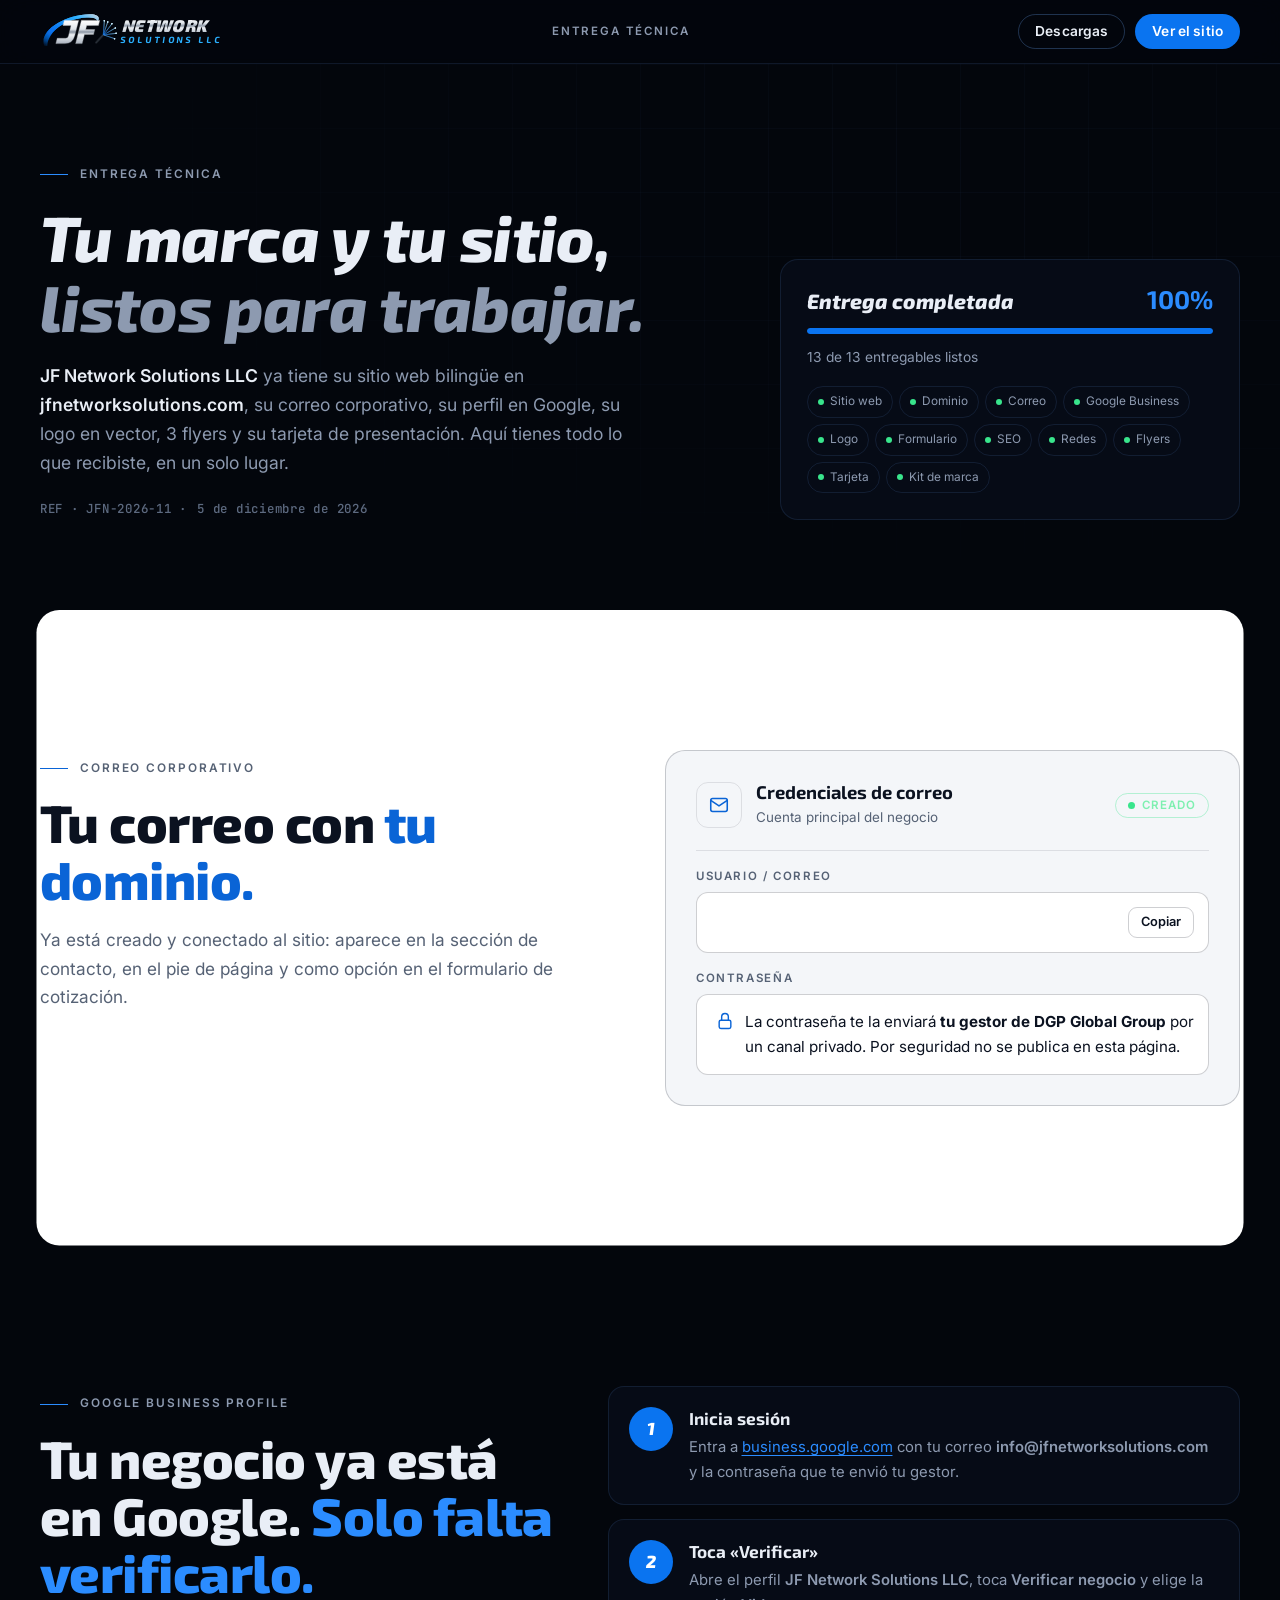
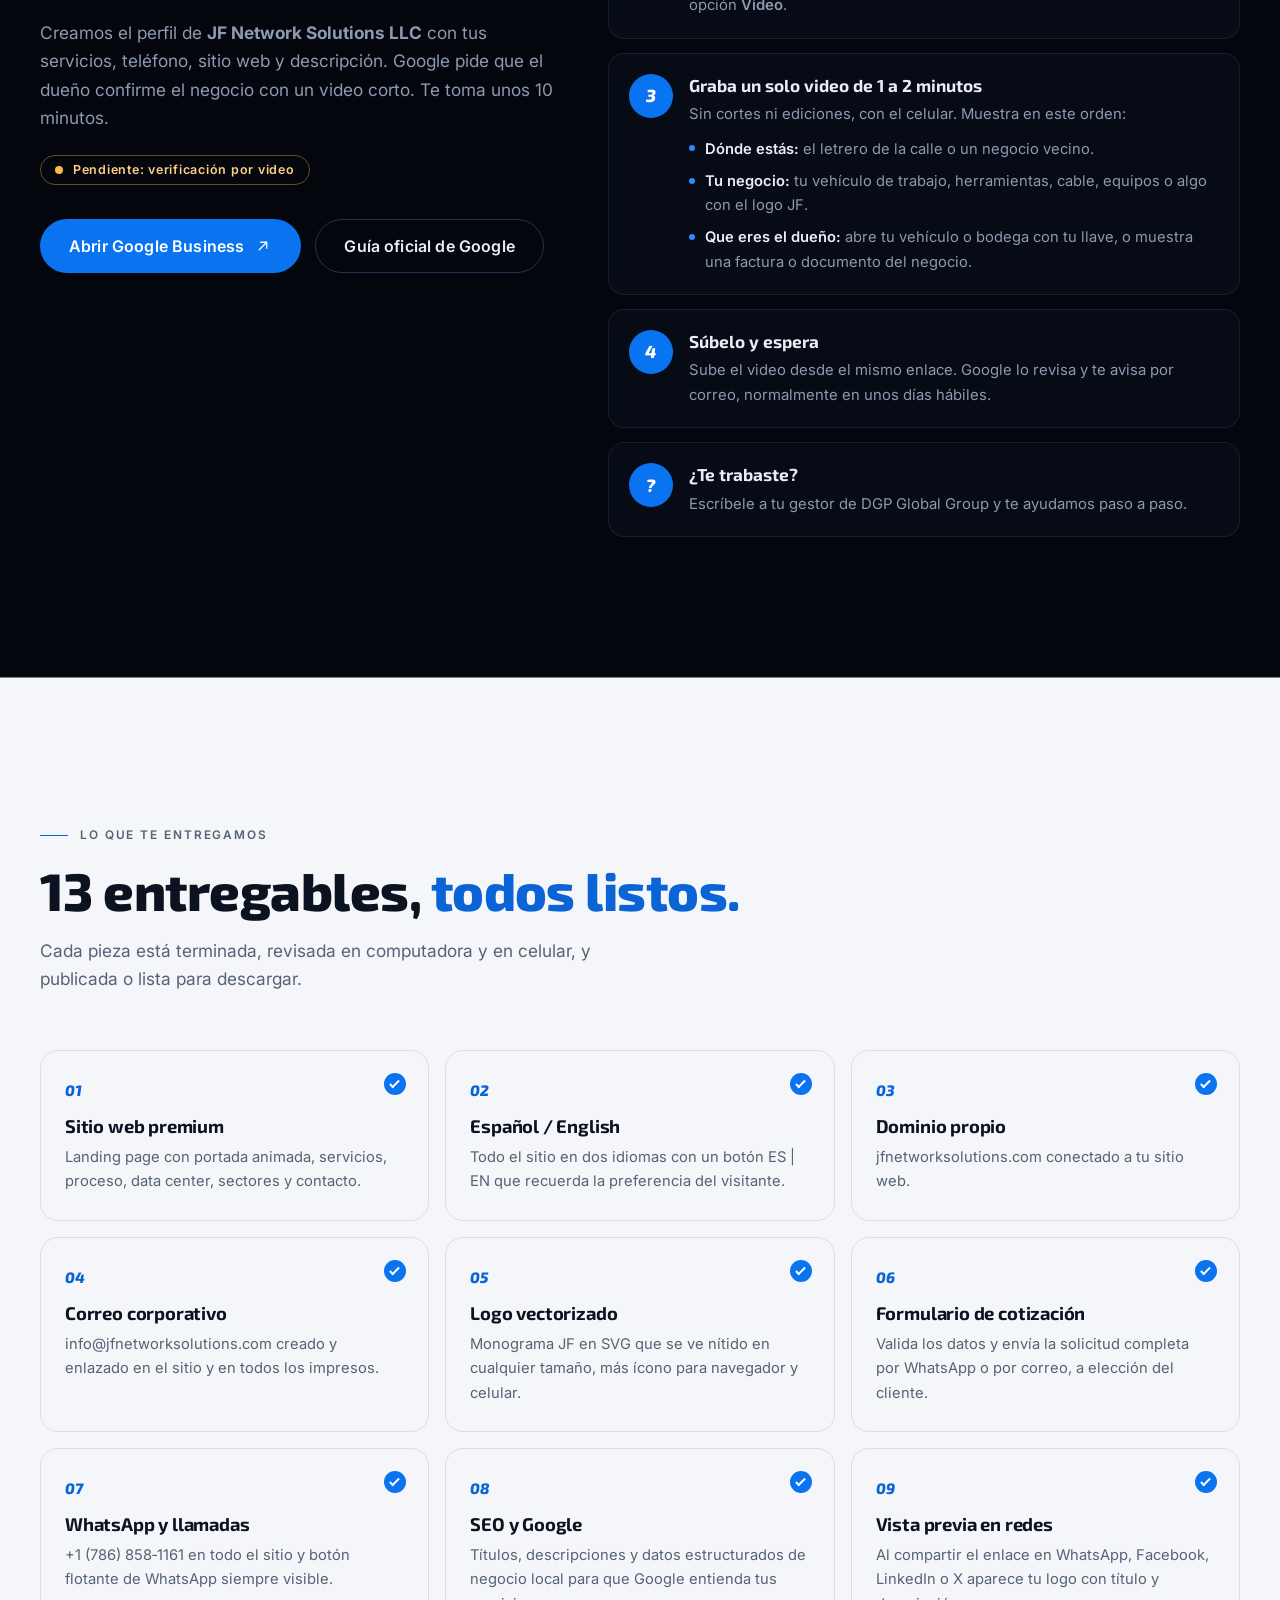
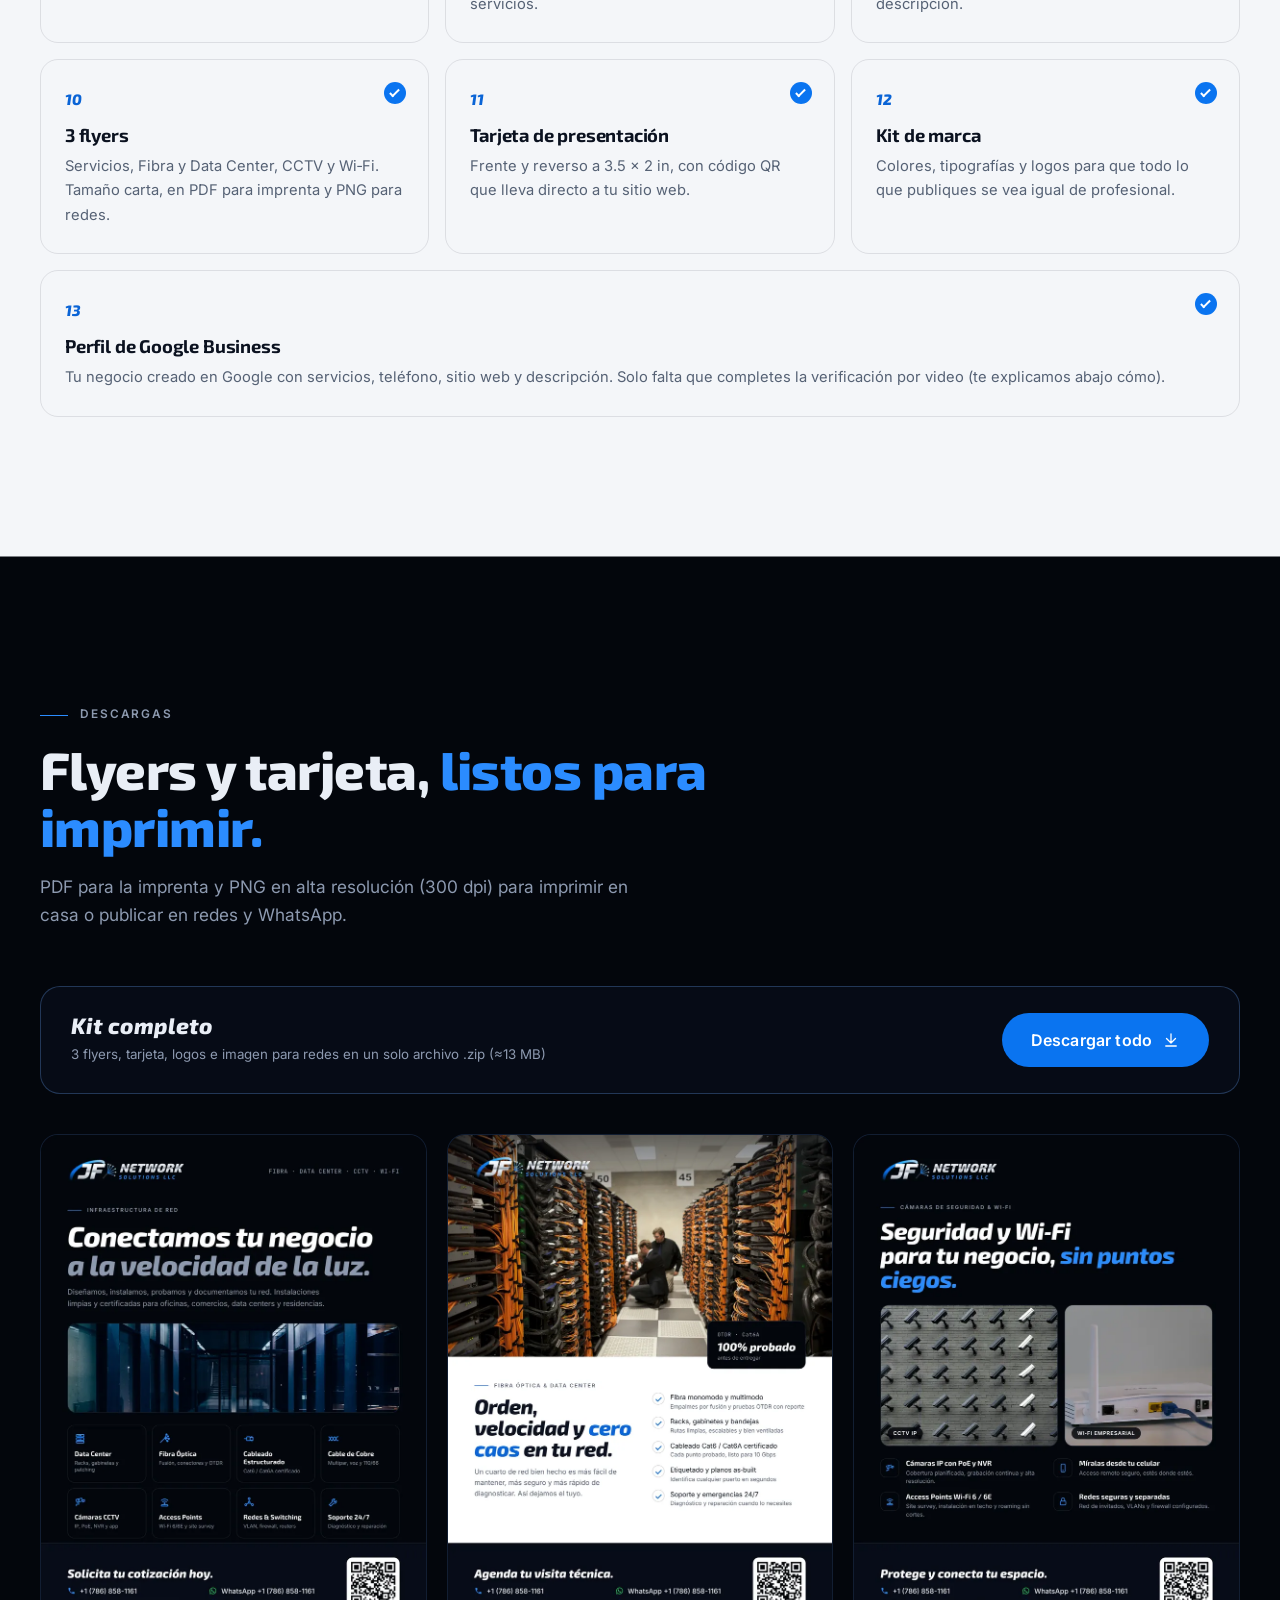
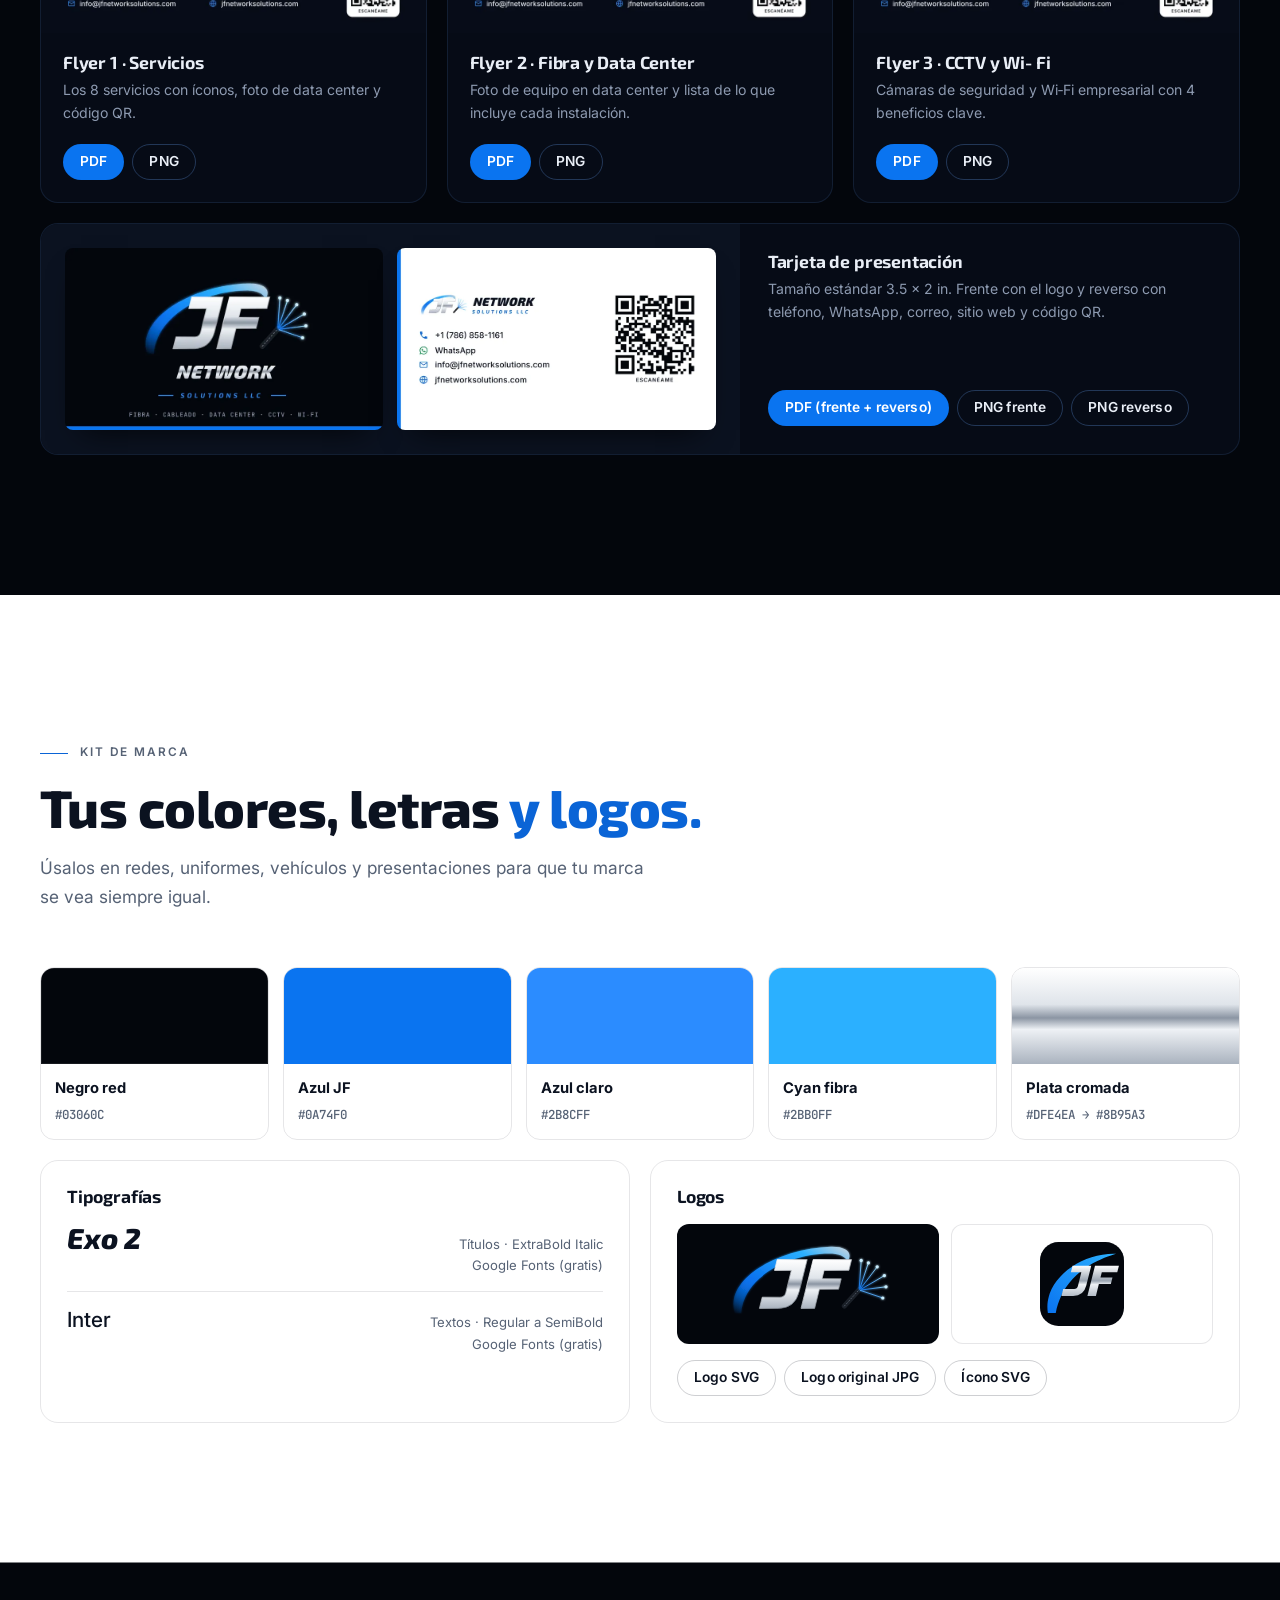
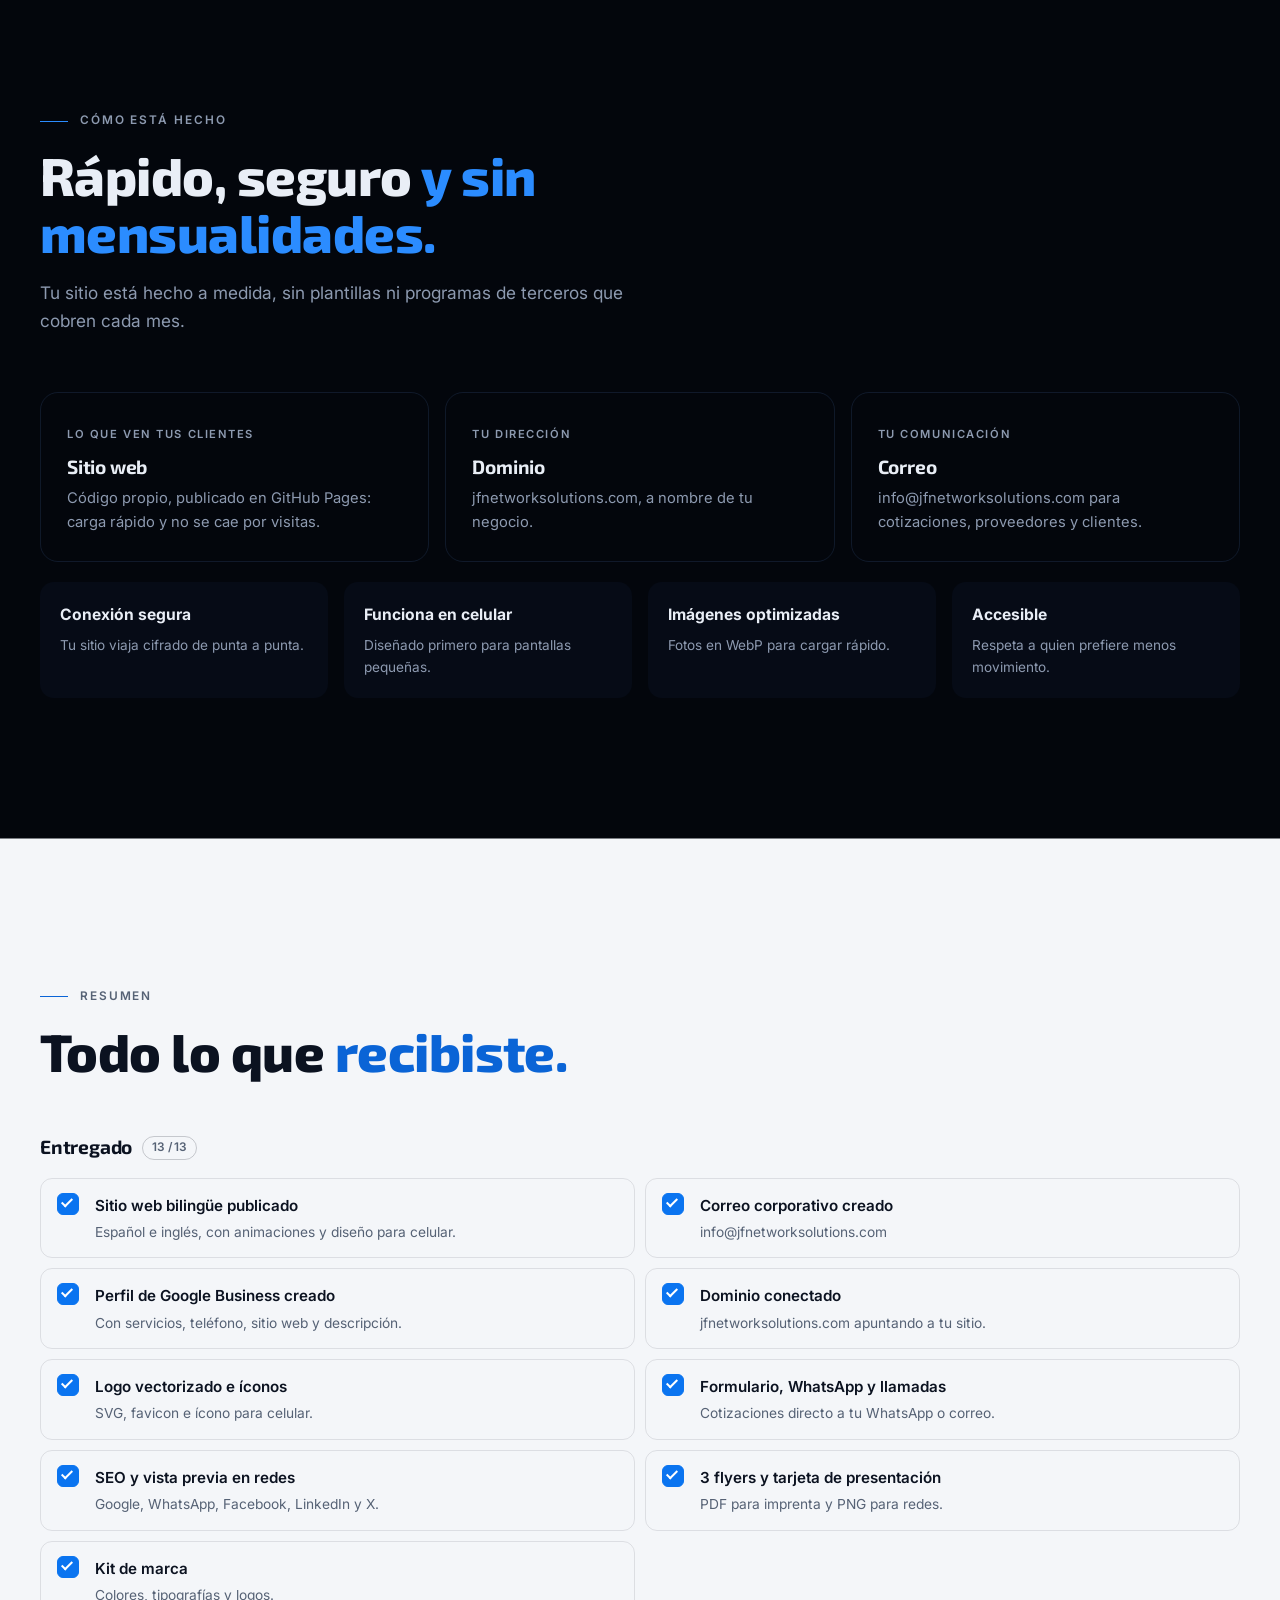
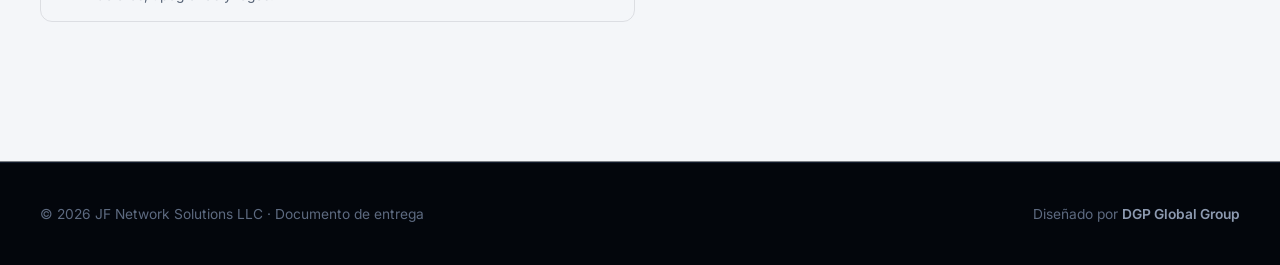
<file: entrega/index.html>
<!doctype html>
<html lang="es">
<head>
  <meta charset="utf-8">
  <meta name="viewport" content="width=device-width, initial-scale=1, viewport-fit=cover">
  <title>Entrega: sitio web, correo y marca · JF Network Solutions | DGP Global Group</title>
  <meta name="description" content="Entrega de JF Network Solutions LLC: sitio web bilingüe, dominio, correo corporativo, perfil de Google Business, logo vectorizado, 3 flyers, tarjeta de presentación y kit de marca.">
  <meta name="robots" content="noindex, nofollow">
  <meta name="theme-color" content="#03060c">
  <link rel="canonical" href="https://jfnetworksolutions.com/entrega/">

  <!-- Open Graph -->
  <meta property="og:type" content="website">
  <meta property="og:locale" content="es_US">
  <meta property="og:site_name" content="JF Network Solutions LLC">
  <meta property="og:title" content="Entrega: tu sitio web y tu marca · JF Network Solutions">
  <meta property="og:description" content="Tu sitio web, tu correo corporativo, tus flyers y tu tarjeta de presentación están listos.">
  <meta property="og:url" content="https://jfnetworksolutions.com/entrega/">
  <meta property="og:image" content="https://jfnetworksolutions.com/assets/img/og-image.jpg">
  <meta property="og:image:secure_url" content="https://jfnetworksolutions.com/assets/img/og-image.jpg">
  <meta property="og:image:type" content="image/jpeg">
  <meta property="og:image:width" content="1200">
  <meta property="og:image:height" content="630">
  <meta property="og:image:alt" content="Logo de JF Network Solutions LLC">

  <!-- Twitter / X Card -->
  <meta name="twitter:card" content="summary_large_image">
  <meta name="twitter:title" content="Entrega: tu sitio web y tu marca · JF Network Solutions">
  <meta name="twitter:description" content="Tu sitio web, tu correo corporativo, tus flyers y tu tarjeta de presentación están listos.">
  <meta name="twitter:image" content="https://jfnetworksolutions.com/assets/img/og-image.jpg">
  <meta name="twitter:image:alt" content="Logo de JF Network Solutions LLC">

  <link rel="icon" href="../assets/img/favicon.svg" type="image/svg+xml">
  <link rel="apple-touch-icon" href="../assets/img/apple-touch-icon.png">
  <link rel="preconnect" href="https://fonts.googleapis.com">
  <link rel="preconnect" href="https://fonts.gstatic.com" crossorigin>
  <link href="https://fonts.googleapis.com/css2?family=Exo+2:ital,wght@0,600;0,700;0,800;1,700;1,800;1,900&family=Inter:wght@400;500;600;700&family=JetBrains+Mono:wght@500&display=swap" rel="stylesheet">
  <link rel="stylesheet" href="../assets/css/styles.css">
  <style>
    /* ---------- delivery page ---------- */
    .nav { background: rgba(3,6,12,.92); border-bottom: 1px solid var(--line); }
    .nav__tag { font: 600 .72rem/1 var(--font-body); letter-spacing: .16em; text-transform: uppercase; color: var(--muted); }

    .d-hero { position: relative; padding: calc(var(--nav-h) + 80px) 0 90px; overflow: hidden; }
    .d-hero::after { content: ""; position: absolute; inset: 0; pointer-events: none; background-image: linear-gradient(var(--line) 1px, transparent 1px), linear-gradient(90deg, var(--line) 1px, transparent 1px); background-size: 64px 64px; mask-image: radial-gradient(ellipse at 70% 30%, #000, transparent 70%); -webkit-mask-image: radial-gradient(ellipse at 70% 30%, #000, transparent 70%); opacity: .3; }
    .d-hero__grid { position: relative; z-index: 1; display: grid; grid-template-columns: 1.2fr .8fr; gap: 50px; align-items: end; }
    .d-hero h1 { margin-top: 20px; font-weight: 800; font-style: italic; font-size: clamp(2.4rem, 5vw, 4rem); text-wrap: balance; }
    .d-hero h1 .soft { color: var(--muted); }
    .d-hero .lead { margin-top: 20px; max-width: 600px; font-size: 1.1rem; color: var(--muted); }
    .d-hero .lead strong { color: var(--text); font-weight: 600; }
    .d-ref { margin-top: 26px; display: inline-flex; gap: 10px; align-items: center; font: 500 .78rem/1 var(--font-mono); color: var(--dim); letter-spacing: .06em; }

    .progress { padding: 26px; border: 1px solid var(--line); border-radius: 18px; background: var(--bg-2); }
    .progress__top { display: flex; justify-content: space-between; align-items: baseline; gap: 12px; }
    .progress__top strong { font: 800 italic 1.3rem/1 var(--font-display); }
    .progress__top span { font: 700 1.6rem/1 var(--font-display); color: var(--blue-2); }
    .progress__bar { margin-top: 16px; height: 6px; border-radius: 6px; background: var(--line); overflow: hidden; }
    .progress__bar i { display: block; height: 100%; width: 0; background: var(--blue); border-radius: 6px; transition: width 1.6s var(--ease) .3s; }
    .progress.is-in .progress__bar i { width: 100%; }
    .progress small { display: block; margin-top: 12px; color: var(--muted); font-size: .86rem; }
    .progress ul { margin-top: 18px; display: flex; flex-wrap: wrap; gap: 6px; }
    .progress li { padding: 5px 10px; border: 1px solid var(--line); border-radius: 999px; font-size: .74rem; color: var(--muted); display: inline-flex; align-items: center; gap: 6px; }
    .progress li::before { content: ""; width: 6px; height: 6px; border-radius: 50%; background: #39e58c; }

    /* credentials */
    .cred { display: grid; grid-template-columns: 1fr 1fr; gap: 50px; align-items: start; }
    .cred__card { padding: 30px; border-radius: 20px; border: 1px solid var(--line-strong); background: var(--bg-2); }
    .cred__head { display: flex; align-items: center; gap: 14px; padding-bottom: 20px; border-bottom: 1px solid var(--line); }
    .cred__head .ic { width: 46px; height: 46px; border-radius: 12px; border: 1px solid var(--line); display: grid; place-items: center; color: var(--blue-2); }
    .cred__head .ic svg { width: 22px; height: 22px; }
    .cred__head b { display: block; font: 700 1.15rem/1.2 var(--font-display); }
    .cred__head small { color: var(--muted); font-size: .84rem; }
    .cred__status { margin-left: auto; display: inline-flex; align-items: center; gap: 7px; padding: 6px 12px; border-radius: 999px; border: 1px solid rgba(57,229,140,.35); color: #7ef0b0; font: 600 .72rem/1 var(--font-body); letter-spacing: .08em; text-transform: uppercase; }
    .cred__status::before { content: ""; width: 7px; height: 7px; border-radius: 50%; background: #39e58c; }
    .cred__row { margin-top: 20px; }
    .cred__row label { display: block; font: 600 .72rem/1 var(--font-body); letter-spacing: .14em; text-transform: uppercase; color: var(--muted); }
    .cred__field { margin-top: 10px; display: flex; align-items: center; gap: 10px; padding: 14px 14px 14px 18px; border-radius: 12px; border: 1px solid var(--line-strong); background: var(--bg); }
    .cred__field code { flex: 1; min-width: 0; overflow-wrap: anywhere; font: 500 1rem/1.4 var(--font-mono); color: #fff; }
    .cred__field--note { align-items: flex-start; }
    .cred__field--note p { flex: 1; font-size: .95rem; color: var(--text); }
    .cred__field--note svg { width: 20px; height: 20px; flex: none; color: var(--blue-2); margin-top: 2px; }
    .copy { flex: none; border: 1px solid var(--line-strong); background: none; border-radius: 9px; padding: 8px 12px; font: 600 .8rem/1 var(--font-body); color: var(--text); transition: border-color .25s, color .25s; }
    .copy:hover { border-color: var(--blue-2); }
    .copy.is-done { border-color: #39e58c; color: #7ef0b0; }
    .tips { margin-top: 30px; display: grid; gap: 16px; }
    .tips li { display: grid; grid-template-columns: 28px 1fr; gap: 14px; color: var(--muted); }
    .tips b { color: var(--text); font-weight: 600; }

    /* google business */
    .gbp-status { margin-top: 22px; display: inline-flex; align-items: center; gap: 10px; padding: 8px 14px; border-radius: 999px; border: 1px solid rgba(255,182,72,.4); color: #ffcf85; font: 600 .78rem/1 var(--font-body); letter-spacing: .06em; }
    .dot-wait { width: 8px; height: 8px; border-radius: 50%; background: #ffb648; animation: blink 1.6s infinite; }
    .gsteps { display: grid; gap: 14px; list-style: none; }
    .gsteps > li { display: grid; grid-template-columns: 44px 1fr; gap: 16px; padding: 20px; border: 1px solid var(--line); border-radius: 16px; background: var(--bg-2); }
    .gsteps__n { width: 44px; height: 44px; border-radius: 50%; display: grid; place-items: center; background: var(--blue); color: #fff; font: 800 italic 1.1rem/1 var(--font-display); }
    .gsteps b { font-weight: 600; }
    .gsteps > li > div > b { display: block; font: 700 1.08rem/1.3 var(--font-display); }
    .gsteps p { margin-top: 6px; color: var(--muted); font-size: .93rem; }
    .gsteps a { color: var(--blue-2); text-decoration: underline; text-underline-offset: 3px; }
    .gsteps__list { margin-top: 10px; display: grid; gap: 8px; }
    .gsteps__list li { position: relative; padding-left: 16px; color: var(--muted); font-size: .92rem; }
    .gsteps__list li::before { content: ""; position: absolute; left: 0; top: .6em; width: 6px; height: 6px; border-radius: 50%; background: var(--blue-2); }
    .gsteps__list b { color: var(--text); }
    .deliv__item--wide { grid-column: 1 / -1; }

    /* deliverables */
    .deliv { display: grid; grid-template-columns: repeat(3, 1fr); gap: 16px; }
    .deliv__item { position: relative; padding: 26px 24px; border: 1px solid var(--line); border-radius: var(--radius); transition: border-color .3s, transform .4s var(--ease); }
    .deliv__item:hover { border-color: var(--line-strong); transform: translateY(-3px); }
    .deliv__num { font: 800 italic .95rem/1 var(--font-display); color: var(--blue-2); }
    .deliv__item h3 { margin-top: 14px; font-size: 1.15rem; font-weight: 700; }
    .deliv__item p { margin-top: 8px; font-size: .92rem; color: var(--muted); }
    .deliv__item .done { position: absolute; top: 22px; right: 22px; width: 22px; height: 22px; border-radius: 50%; background: var(--blue); }
    .deliv__item .done::after { content: ""; position: absolute; left: 8px; top: 5px; width: 5px; height: 10px; border: solid #fff; border-width: 0 2px 2px 0; transform: rotate(45deg); }

    /* downloads */
    .dl-zip { margin-bottom: 40px; display: flex; align-items: center; justify-content: space-between; gap: 24px; padding: 26px 30px; border-radius: 20px; border: 1px solid var(--line-strong); background: var(--bg-2); }
    .dl-zip b { display: block; font: 800 italic 1.4rem/1.2 var(--font-display); }
    .dl-zip small { color: var(--muted); }
    .flyers { display: grid; grid-template-columns: repeat(3, 1fr); gap: 20px; }
    .piece { display: flex; flex-direction: column; border: 1px solid var(--line); border-radius: var(--radius); overflow: hidden; background: var(--bg-2); }
    .piece__img { position: relative; background: #0b1220; overflow: hidden; }
    .piece__img img { width: 100%; height: auto; transition: transform 1s var(--ease); }
    .piece:hover .piece__img img { transform: scale(1.03); }
    .piece__body { padding: 20px 22px 22px; display: flex; flex-direction: column; gap: 6px; flex: 1; }
    .piece__body h3 { font-size: 1.1rem; font-weight: 700; }
    .piece__body p { font-size: .88rem; color: var(--muted); }
    .piece__dl { margin-top: auto; padding-top: 14px; display: flex; gap: 8px; flex-wrap: wrap; }
    .card-piece { margin-top: 20px; display: grid; grid-template-columns: 1.4fr 1fr; }
    .card-piece .piece__img { display: grid; grid-template-columns: 1fr 1fr; gap: 14px; padding: 24px; background: #0b1220; }
    .card-piece .piece__img img { border-radius: 8px; box-shadow: 0 16px 30px -16px rgba(0,0,0,.8); }
    .card-piece .piece__body { justify-content: center; padding: 28px; }

    /* brand kit */
    .swatches { display: grid; grid-template-columns: repeat(5, 1fr); gap: 14px; }
    .sw { border: 1px solid var(--line); border-radius: 14px; overflow: hidden; }
    .sw i { display: block; height: 96px; }
    .sw div { padding: 12px 14px; }
    .sw b { display: block; font-size: .92rem; }
    .sw code { font: 500 .78rem/1.4 var(--font-mono); color: var(--muted); }
    .kit2 { margin-top: 20px; display: grid; grid-template-columns: 1fr 1fr; gap: 20px; }
    .kit-box { padding: 26px; border: 1px solid var(--line); border-radius: var(--radius); }
    .kit-box h3 { font-size: 1.1rem; font-weight: 700; }
    .type-row { margin-top: 18px; display: flex; align-items: baseline; justify-content: space-between; gap: 16px; padding-bottom: 14px; border-bottom: 1px solid var(--line); }
    .type-row:last-child { border-bottom: 0; padding-bottom: 0; }
    .type-row .sample-d { font: 800 italic 1.8rem/1 var(--font-display); }
    .type-row .sample-b { font: 500 1.3rem/1 var(--font-body); }
    .type-row small { color: var(--muted); font-size: .82rem; text-align: right; }
    .logo-tiles { margin-top: 18px; display: grid; grid-template-columns: 1fr 1fr; gap: 12px; }
    .logo-tile { display: grid; place-items: center; height: 120px; border-radius: 12px; background: #03060c; padding: 14px; }
    .logo-tile--light { background: #fff; border: 1px solid var(--line); }
    .logo-tile img { max-height: 84px; width: auto; }
    .kit-links { margin-top: 16px; display: flex; gap: 8px; flex-wrap: wrap; }

    /* dns + how */
    .dns { width: 100%; border-collapse: collapse; font-size: .92rem; }
    .dns th { text-align: left; font: 600 .72rem/1 var(--font-body); letter-spacing: .14em; text-transform: uppercase; color: var(--muted); padding: 0 14px 12px; border-bottom: 1px solid var(--line-strong); }
    .dns td { padding: 13px 14px; border-bottom: 1px solid var(--line); font-family: var(--font-mono); font-size: .86rem; }
    .dns td:first-child { color: var(--blue-2); font-weight: 600; }
    .table-wrap { overflow-x: auto; border: 1px solid var(--line); border-radius: var(--radius); padding: 20px 6px 6px; background: var(--bg-2); }
    .two { display: grid; grid-template-columns: .9fr 1.1fr; gap: 50px; align-items: start; }
    .note { margin-top: 18px; padding: 16px 18px; border-left: 2px solid var(--blue-2); background: rgba(43,140,255,.06); border-radius: 0 10px 10px 0; color: var(--muted); font-size: .92rem; }
    .note b { color: var(--text); }

    .stack { display: grid; grid-template-columns: repeat(3, 1fr); gap: 16px; }
    .stack__item { padding: 26px; border: 1px solid var(--line); border-radius: var(--radius); }
    .stack__item small { font: 600 .7rem/1 var(--font-body); letter-spacing: .14em; text-transform: uppercase; color: var(--muted); }
    .stack__item h3 { margin-top: 12px; font-size: 1.2rem; font-weight: 700; }
    .stack__item p { margin-top: 8px; font-size: .92rem; color: var(--muted); }
    .highlights { margin-top: 20px; display: grid; grid-template-columns: repeat(4, 1fr); gap: 16px; }
    .hl { padding: 20px; border-radius: 14px; background: var(--bg-2); }
    .hl b { display: block; font-size: .98rem; }
    .hl span { display: block; margin-top: 6px; font-size: .85rem; color: var(--muted); }

    /* checklist */
    .check-grid { display: block; }
    .check-grid .clist { grid-template-columns: 1fr 1fr; }
    .check-col h3 { font-size: 1.2rem; font-weight: 700; display: flex; align-items: center; gap: 10px; }
    .check-col h3 span { font: 600 .74rem/1 var(--font-body); padding: 5px 9px; border-radius: 999px; border: 1px solid var(--line-strong); color: var(--muted); }
    .clist { margin-top: 18px; display: grid; gap: 10px; }
    .clist label { display: grid; grid-template-columns: 24px 1fr; gap: 14px; align-items: start; padding: 14px 16px; border: 1px solid var(--line); border-radius: 12px; cursor: pointer; transition: border-color .25s, background .25s; }
    .clist label:hover { border-color: var(--line-strong); }
    .clist input { appearance: none; -webkit-appearance: none; width: 22px; height: 22px; margin: 0; border-radius: 6px; border: 1.5px solid var(--line-strong); position: relative; cursor: pointer; }
    .clist input:checked { background: var(--blue); border-color: var(--blue); }
    .clist input:checked::after { content: ""; position: absolute; left: 6px; top: 2px; width: 6px; height: 11px; border: solid #fff; border-width: 0 2px 2px 0; transform: rotate(45deg); }
    .clist input:disabled { cursor: default; }
    .clist b { display: block; font-weight: 600; font-size: .95rem; }
    .clist small { display: block; margin-top: 3px; color: var(--muted); font-size: .86rem; }
    .clist label:has(input:checked:not(:disabled)) b { text-decoration: line-through; color: var(--muted); }
    .clist--done label { cursor: default; }

    .d-footer { padding: 40px 0; border-top: 1px solid var(--line); color: var(--dim); font-size: .86rem; }
    .d-footer .container { display: flex; justify-content: space-between; gap: 16px; flex-wrap: wrap; }

    @media (max-width: 1000px) {
      .deliv, .flyers, .stack { grid-template-columns: 1fr 1fr; }
      .swatches { grid-template-columns: repeat(3, 1fr); }
      .highlights { grid-template-columns: 1fr 1fr; }
    }
    @media (max-width: 860px) {
      .d-hero__grid, .cred, .two, .kit2, .card-piece, .check-grid .clist { grid-template-columns: 1fr; }
      .dl-zip { flex-direction: column; align-items: flex-start; }
    }
    @media (max-width: 600px) {
      .nav__tag { display: none; }
      .deliv, .flyers, .stack, .highlights { grid-template-columns: 1fr; }
      .swatches { grid-template-columns: 1fr 1fr; }
      .card-piece .piece__img { grid-template-columns: 1fr; }
      .cred__card { padding: 22px; }
      .cred__status { display: none; }
    }
  </style>
</head>
<body>
  <div class="scroll-progress" aria-hidden="true"><span></span></div>

  <header class="nav is-scrolled" id="nav">
    <div class="container nav__inner">
      <a href="../" class="brand" aria-label="JF Network Solutions LLC — sitio web">
        <img src="../assets/img/logo-mark.svg" alt="" width="82" height="42" class="brand__mark">
        <span class="brand__text"><span class="brand__name">NETWORK</span><span class="brand__sub">SOLUTIONS LLC</span></span>
      </a>
      <span class="nav__tag">Entrega técnica</span>
      <div class="nav__actions">
        <a href="#descargas" class="btn btn--ghost btn--sm">Descargas</a>
        <a href="../" class="btn btn--primary btn--sm">Ver el sitio</a>
      </div>
    </div>
  </header>

  <main>
    <!-- ============ HERO ============ -->
    <section class="d-hero">
      <div class="container d-hero__grid">
        <div>
          <p class="eyebrow reveal">Entrega técnica</p>
          <h1 class="reveal" data-delay="1">Tu marca y tu sitio, <span class="soft">listos para trabajar.</span></h1>
          <p class="lead reveal" data-delay="2"><strong>JF Network Solutions LLC</strong> ya tiene su sitio web bilingüe en <strong>jfnetworksolutions.com</strong>, su correo corporativo, su perfil en Google, su logo en vector, 3 flyers y su tarjeta de presentación. Aquí tienes todo lo que recibiste, en un solo lugar.</p>
          <p class="d-ref reveal" data-delay="3">REF · JFN-2026-11 · <span id="today"></span></p>
        </div>
        <div class="progress reveal" data-delay="2" id="progress">
          <div class="progress__top"><strong>Entrega completada</strong><span>100%</span></div>
          <div class="progress__bar"><i></i></div>
          <small>13 de 13 entregables listos</small>
          <ul>
            <li>Sitio web</li><li>Dominio</li><li>Correo</li><li>Google Business</li><li>Logo</li><li>Formulario</li><li>SEO</li><li>Redes</li><li>Flyers</li><li>Tarjeta</li><li>Kit de marca</li>
          </ul>
        </div>
      </div>
    </section>

    <!-- ============ EMAIL ============ -->
    <section class="section section--light" id="correo">
      <div class="container cred">
        <div>
          <p class="eyebrow reveal">Correo corporativo</p>
          <h2 class="section__title reveal" data-delay="1">Tu correo con <span class="blue-text">tu dominio.</span></h2>
          <p class="section__lead reveal" data-delay="2">Ya está creado y conectado al sitio: aparece en la sección de contacto, en el pie de página y como opción en el formulario de cotización.</p>

        </div>

        <div class="cred__card reveal reveal--right" data-delay="1">
          <div class="cred__head">
            <span class="ic"><svg viewBox="0 0 24 24"><rect x="3" y="5" width="18" height="14" rx="2"/><path d="m3 7 9 6 9-6"/></svg></span>
            <span><b>Credenciales de correo</b><small>Cuenta principal del negocio</small></span>
            <span class="cred__status">Creado</span>
          </div>
          <div class="cred__row">
            <label>Usuario / correo</label>
            <div class="cred__field"><code id="emailUser">info@jfnetworksolutions.com</code><button class="copy" type="button" data-copy="info@jfnetworksolutions.com">Copiar</button></div>
          </div>
          <div class="cred__row">
            <label>Contraseña</label>
            <div class="cred__field cred__field--note">
              <svg viewBox="0 0 24 24"><rect x="5" y="11" width="14" height="10" rx="2"/><path d="M8 11V7a4 4 0 0 1 8 0v4"/></svg>
              <p>La contraseña te la enviará <b>tu gestor de DGP Global Group</b> por un canal privado. Por seguridad no se publica en esta página.</p>
            </div>
          </div>
        </div>
      </div>
    </section>


    <!-- ============ GOOGLE BUSINESS ============ -->
    <section class="section" id="google">
      <div class="container two">
        <div>
          <p class="eyebrow reveal">Google Business Profile</p>
          <h2 class="section__title reveal" data-delay="1">Tu negocio ya está en Google. <span class="blue-text">Solo falta verificarlo.</span></h2>
          <p class="section__lead reveal" data-delay="2">Creamos el perfil de <b>JF Network Solutions LLC</b> con tus servicios, teléfono, sitio web y descripción. Google pide que el dueño confirme el negocio con un video corto. Te toma unos 10 minutos.</p>
          <div class="gbp-status reveal" data-delay="3"><span class="dot-wait"></span>Pendiente: verificación por video</div>
          <div class="hero__ctas reveal" data-delay="3">
            <a href="https://business.google.com/" target="_blank" rel="noopener" class="btn btn--primary btn--lg">Abrir Google Business
              <svg viewBox="0 0 24 24" aria-hidden="true"><path d="M7 17 17 7M9 7h8v8"/></svg></a>
            <a href="https://support.google.com/business/answer/7107242?hl=es" target="_blank" rel="noopener" class="btn btn--ghost btn--lg">Guía oficial de Google</a>
          </div>
        </div>
        <ol class="gsteps">
          <li class="reveal reveal--right"><span class="gsteps__n">1</span><div><b>Inicia sesión</b><p>Entra a <a href="https://business.google.com/" target="_blank" rel="noopener">business.google.com</a> con tu correo <b>info@jfnetworksolutions.com</b> y la contraseña que te envió tu gestor.</p></div></li>
          <li class="reveal reveal--right" data-delay="1"><span class="gsteps__n">2</span><div><b>Toca «Verificar»</b><p>Abre el perfil <b>JF Network Solutions LLC</b>, toca <b>Verificar negocio</b> y elige la opción <b>Video</b>.</p></div></li>
          <li class="reveal reveal--right" data-delay="2"><span class="gsteps__n">3</span><div><b>Graba un solo video de 1 a 2 minutos</b><p>Sin cortes ni ediciones, con el celular. Muestra en este orden:</p>
            <ul class="gsteps__list">
              <li><b>Dónde estás:</b> el letrero de la calle o un negocio vecino.</li>
              <li><b>Tu negocio:</b> tu vehículo de trabajo, herramientas, cable, equipos o algo con el logo JF.</li>
              <li><b>Que eres el dueño:</b> abre tu vehículo o bodega con tu llave, o muestra una factura o documento del negocio.</li>
            </ul></div></li>
          <li class="reveal reveal--right" data-delay="3"><span class="gsteps__n">4</span><div><b>Súbelo y espera</b><p>Sube el video desde el mismo enlace. Google lo revisa y te avisa por correo, normalmente en unos días hábiles.</p></div></li>
          <li class="reveal reveal--right" data-delay="4"><span class="gsteps__n">?</span><div><b>¿Te trabaste?</b><p>Escríbele a tu gestor de DGP Global Group y te ayudamos paso a paso.</p></div></li>
        </ol>
      </div>
    </section>

    <!-- ============ DELIVERABLES ============ -->
    <section class="section section--light section--light-2" id="entregables">
      <div class="container">
        <div class="section__head">
          <p class="eyebrow reveal">Lo que te entregamos</p>
          <h2 class="section__title reveal" data-delay="1">13 entregables, <span class="blue-text">todos listos.</span></h2>
          <p class="section__lead reveal" data-delay="2">Cada pieza está terminada, revisada en computadora y en celular, y publicada o lista para descargar.</p>
        </div>
        <div class="deliv">
          <article class="deliv__item reveal reveal--scale"><span class="done"></span><span class="deliv__num">01</span><h3>Sitio web premium</h3><p>Landing page con portada animada, servicios, proceso, data center, sectores y contacto.</p></article>
          <article class="deliv__item reveal reveal--scale" data-delay="1"><span class="done"></span><span class="deliv__num">02</span><h3>Español / English</h3><p>Todo el sitio en dos idiomas con un botón ES | EN que recuerda la preferencia del visitante.</p></article>
          <article class="deliv__item reveal reveal--scale" data-delay="2"><span class="done"></span><span class="deliv__num">03</span><h3>Dominio propio</h3><p>jfnetworksolutions.com conectado a tu sitio web.</p></article>
          <article class="deliv__item reveal reveal--scale"><span class="done"></span><span class="deliv__num">04</span><h3>Correo corporativo</h3><p>info@jfnetworksolutions.com creado y enlazado en el sitio y en todos los impresos.</p></article>
          <article class="deliv__item reveal reveal--scale" data-delay="1"><span class="done"></span><span class="deliv__num">05</span><h3>Logo vectorizado</h3><p>Monograma JF en SVG que se ve nítido en cualquier tamaño, más ícono para navegador y celular.</p></article>
          <article class="deliv__item reveal reveal--scale" data-delay="2"><span class="done"></span><span class="deliv__num">06</span><h3>Formulario de cotización</h3><p>Valida los datos y envía la solicitud completa por WhatsApp o por correo, a elección del cliente.</p></article>
          <article class="deliv__item reveal reveal--scale"><span class="done"></span><span class="deliv__num">07</span><h3>WhatsApp y llamadas</h3><p>+1 (786) 858‑1161 en todo el sitio y botón flotante de WhatsApp siempre visible.</p></article>
          <article class="deliv__item reveal reveal--scale" data-delay="1"><span class="done"></span><span class="deliv__num">08</span><h3>SEO y Google</h3><p>Títulos, descripciones y datos estructurados de negocio local para que Google entienda tus servicios.</p></article>
          <article class="deliv__item reveal reveal--scale" data-delay="2"><span class="done"></span><span class="deliv__num">09</span><h3>Vista previa en redes</h3><p>Al compartir el enlace en WhatsApp, Facebook, LinkedIn o X aparece tu logo con título y descripción.</p></article>
          <article class="deliv__item reveal reveal--scale"><span class="done"></span><span class="deliv__num">10</span><h3>3 flyers</h3><p>Servicios, Fibra y Data Center, CCTV y Wi‑Fi. Tamaño carta, en PDF para imprenta y PNG para redes.</p></article>
          <article class="deliv__item reveal reveal--scale" data-delay="1"><span class="done"></span><span class="deliv__num">11</span><h3>Tarjeta de presentación</h3><p>Frente y reverso a 3.5 × 2 in, con código QR que lleva directo a tu sitio web.</p></article>
          <article class="deliv__item reveal reveal--scale" data-delay="2"><span class="done"></span><span class="deliv__num">12</span><h3>Kit de marca</h3><p>Colores, tipografías y logos para que todo lo que publiques se vea igual de profesional.</p></article>
          <article class="deliv__item deliv__item--wide reveal reveal--scale"><span class="done"></span><span class="deliv__num">13</span><h3>Perfil de Google Business</h3><p>Tu negocio creado en Google con servicios, teléfono, sitio web y descripción. Solo falta que completes la verificación por video (te explicamos abajo cómo).</p></article>
        </div>
      </div>
    </section>

    <!-- ============ DOWNLOADS ============ -->
    <section class="section" id="descargas">
      <div class="container">
        <div class="section__head">
          <p class="eyebrow reveal">Descargas</p>
          <h2 class="section__title reveal" data-delay="1">Flyers y tarjeta, <span class="blue-text">listos para imprimir.</span></h2>
          <p class="section__lead reveal" data-delay="2">PDF para la imprenta y PNG en alta resolución (300 dpi) para imprimir en casa o publicar en redes y WhatsApp.</p>
        </div>

        <div class="dl-zip reveal">
          <div><b>Kit completo</b><small>3 flyers, tarjeta, logos e imagen para redes en un solo archivo .zip (≈13 MB)</small></div>
          <a href="descargas/jf-network-kit-completo.zip" download class="btn btn--primary btn--lg">
            Descargar todo
            <svg viewBox="0 0 24 24" aria-hidden="true"><path d="M12 4v12M6 10l6 6 6-6M5 20h14"/></svg>
          </a>
        </div>

        <div class="flyers">
          <article class="piece reveal reveal--scale">
            <div class="piece__img"><img src="descargas/preview/flyer-1-servicios.webp" alt="Flyer 1: Servicios de JF Network Solutions" loading="lazy" width="800" height="1035"></div>
            <div class="piece__body">
              <h3>Flyer 1 · Servicios</h3>
              <p>Los 8 servicios con íconos, foto de data center y código QR.</p>
              <div class="piece__dl"><a class="btn btn--primary btn--sm" href="descargas/flyer-1-servicios.pdf" download>PDF</a><a class="btn btn--ghost btn--sm" href="descargas/flyer-1-servicios.png" download>PNG</a></div>
            </div>
          </article>
          <article class="piece reveal reveal--scale" data-delay="1">
            <div class="piece__img"><img src="descargas/preview/flyer-2-fibra-datacenter.webp" alt="Flyer 2: Fibra óptica y data center" loading="lazy" width="800" height="1035"></div>
            <div class="piece__body">
              <h3>Flyer 2 · Fibra y Data Center</h3>
              <p>Foto de equipo en data center y lista de lo que incluye cada instalación.</p>
              <div class="piece__dl"><a class="btn btn--primary btn--sm" href="descargas/flyer-2-fibra-datacenter.pdf" download>PDF</a><a class="btn btn--ghost btn--sm" href="descargas/flyer-2-fibra-datacenter.png" download>PNG</a></div>
            </div>
          </article>
          <article class="piece reveal reveal--scale" data-delay="2">
            <div class="piece__img"><img src="descargas/preview/flyer-3-cctv-wifi.webp" alt="Flyer 3: Cámaras de seguridad y Wi‑Fi" loading="lazy" width="800" height="1035"></div>
            <div class="piece__body">
              <h3>Flyer 3 · CCTV y Wi‑Fi</h3>
              <p>Cámaras de seguridad y Wi‑Fi empresarial con 4 beneficios clave.</p>
              <div class="piece__dl"><a class="btn btn--primary btn--sm" href="descargas/flyer-3-cctv-wifi.pdf" download>PDF</a><a class="btn btn--ghost btn--sm" href="descargas/flyer-3-cctv-wifi.png" download>PNG</a></div>
            </div>
          </article>
        </div>

        <article class="piece card-piece reveal">
          <div class="piece__img">
            <img src="descargas/preview/tarjeta-frente.webp" alt="Tarjeta de presentación, frente" loading="lazy" width="800" height="457">
            <img src="descargas/preview/tarjeta-reverso.webp" alt="Tarjeta de presentación, reverso" loading="lazy" width="800" height="457">
          </div>
          <div class="piece__body">
            <h3>Tarjeta de presentación</h3>
            <p>Tamaño estándar 3.5 × 2 in. Frente con el logo y reverso con teléfono, WhatsApp, correo, sitio web y código QR.</p>
            <div class="piece__dl">
              <a class="btn btn--primary btn--sm" href="descargas/tarjeta-presentacion.pdf" download>PDF (frente + reverso)</a>
              <a class="btn btn--ghost btn--sm" href="descargas/tarjeta-frente.png" download>PNG frente</a>
              <a class="btn btn--ghost btn--sm" href="descargas/tarjeta-reverso.png" download>PNG reverso</a>
            </div>
          </div>
        </article>
      </div>
    </section>

    <!-- ============ BRAND KIT ============ -->
    <section class="section section--light" id="marca">
      <div class="container">
        <div class="section__head">
          <p class="eyebrow reveal">Kit de marca</p>
          <h2 class="section__title reveal" data-delay="1">Tus colores, letras <span class="blue-text">y logos.</span></h2>
          <p class="section__lead reveal" data-delay="2">Úsalos en redes, uniformes, vehículos y presentaciones para que tu marca se vea siempre igual.</p>
        </div>
        <div class="swatches">
          <div class="sw reveal reveal--scale"><i style="background:#03060c;box-shadow:inset 0 0 0 1px rgba(255,255,255,.08)"></i><div><b>Negro red</b><code>#03060C</code></div></div>
          <div class="sw reveal reveal--scale" data-delay="1"><i style="background:#0a74f0"></i><div><b>Azul JF</b><code>#0A74F0</code></div></div>
          <div class="sw reveal reveal--scale" data-delay="2"><i style="background:#2b8cff"></i><div><b>Azul claro</b><code>#2B8CFF</code></div></div>
          <div class="sw reveal reveal--scale" data-delay="3"><i style="background:#2bb0ff"></i><div><b>Cyan fibra</b><code>#2BB0FF</code></div></div>
          <div class="sw reveal reveal--scale" data-delay="4"><i style="background:linear-gradient(180deg,#fff 0%,#dfe4ea 38%,#8b95a3 52%,#eef1f5 64%,#aab3bf 100%)"></i><div><b>Plata cromada</b><code>#DFE4EA → #8B95A3</code></div></div>
        </div>
        <div class="kit2">
          <div class="kit-box reveal">
            <h3>Tipografías</h3>
            <div class="type-row"><span class="sample-d">Exo 2</span><small>Títulos · ExtraBold Italic<br>Google Fonts (gratis)</small></div>
            <div class="type-row"><span class="sample-b">Inter</span><small>Textos · Regular a SemiBold<br>Google Fonts (gratis)</small></div>
          </div>
          <div class="kit-box reveal" data-delay="1">
            <h3>Logos</h3>
            <div class="logo-tiles">
              <div class="logo-tile"><img src="../assets/img/logo-mark.svg" alt="Logo JF en vector sobre fondo oscuro"></div>
              <div class="logo-tile logo-tile--light"><img src="../assets/img/favicon.svg" alt="Ícono JF"></div>
            </div>
            <div class="kit-links">
              <a class="btn btn--ghost btn--sm" href="../assets/img/logo-mark.svg" download="jf-logo-vector.svg">Logo SVG</a>
              <a class="btn btn--ghost btn--sm" href="../assets/img/logo-original.jpeg" download="jf-logo-original.jpg">Logo original JPG</a>
              <a class="btn btn--ghost btn--sm" href="../assets/img/favicon.svg" download="jf-icono.svg">Ícono SVG</a>
            </div>
          </div>
        </div>
      </div>
    </section>


    <!-- ============ HOW IT'S BUILT ============ -->
    <section class="section" id="como">
      <div class="container">
        <div class="section__head">
          <p class="eyebrow reveal">Cómo está hecho</p>
          <h2 class="section__title reveal" data-delay="1">Rápido, seguro <span class="blue-text">y sin mensualidades.</span></h2>
          <p class="section__lead reveal" data-delay="2">Tu sitio está hecho a medida, sin plantillas ni programas de terceros que cobren cada mes.</p>
        </div>
        <div class="stack">
          <div class="stack__item reveal reveal--scale"><small>Lo que ven tus clientes</small><h3>Sitio web</h3><p>Código propio, publicado en GitHub Pages: carga rápido y no se cae por visitas.</p></div>
          <div class="stack__item reveal reveal--scale" data-delay="1"><small>Tu dirección</small><h3>Dominio</h3><p>jfnetworksolutions.com, a nombre de tu negocio.</p></div>
          <div class="stack__item reveal reveal--scale" data-delay="2"><small>Tu comunicación</small><h3>Correo</h3><p>info@jfnetworksolutions.com para cotizaciones, proveedores y clientes.</p></div>
        </div>
        <div class="highlights">
          <div class="hl reveal"><b>Conexión segura</b><span>Tu sitio viaja cifrado de punta a punta.</span></div>
          <div class="hl reveal" data-delay="1"><b>Funciona en celular</b><span>Diseñado primero para pantallas pequeñas.</span></div>
          <div class="hl reveal" data-delay="2"><b>Imágenes optimizadas</b><span>Fotos en WebP para cargar rápido.</span></div>
          <div class="hl reveal" data-delay="3"><b>Accesible</b><span>Respeta a quien prefiere menos movimiento.</span></div>
        </div>
      </div>
    </section>

    <!-- ============ CHECKLIST ============ -->
    <section class="section section--light section--light-2" id="checklist">
      <div class="container">
        <div class="section__head">
          <p class="eyebrow reveal">Resumen</p>
          <h2 class="section__title reveal" data-delay="1">Todo lo que <span class="blue-text">recibiste.</span></h2>
        </div>
        <div class="check-grid">
          <div class="check-col reveal">
            <h3>Entregado <span>13 / 13</span></h3>
            <div class="clist clist--done">
              <label><input type="checkbox" checked disabled><span><b>Sitio web bilingüe publicado</b><small>Español e inglés, con animaciones y diseño para celular.</small></span></label>
              <label><input type="checkbox" checked disabled><span><b>Correo corporativo creado</b><small>info@jfnetworksolutions.com</small></span></label>
              <label><input type="checkbox" checked disabled><span><b>Perfil de Google Business creado</b><small>Con servicios, teléfono, sitio web y descripción.</small></span></label>
              <label><input type="checkbox" checked disabled><span><b>Dominio conectado</b><small>jfnetworksolutions.com apuntando a tu sitio.</small></span></label>
              <label><input type="checkbox" checked disabled><span><b>Logo vectorizado e íconos</b><small>SVG, favicon e ícono para celular.</small></span></label>
              <label><input type="checkbox" checked disabled><span><b>Formulario, WhatsApp y llamadas</b><small>Cotizaciones directo a tu WhatsApp o correo.</small></span></label>
              <label><input type="checkbox" checked disabled><span><b>SEO y vista previa en redes</b><small>Google, WhatsApp, Facebook, LinkedIn y X.</small></span></label>
              <label><input type="checkbox" checked disabled><span><b>3 flyers y tarjeta de presentación</b><small>PDF para imprenta y PNG para redes.</small></span></label>
              <label><input type="checkbox" checked disabled><span><b>Kit de marca</b><small>Colores, tipografías y logos.</small></span></label>
            </div>
          </div>
        </div>
      </div>
    </section>
  </main>

  <footer class="d-footer">
    <div class="container">
      <span>© <span id="year"></span> JF Network Solutions LLC · Documento de entrega</span>
      <span class="credit">Diseñado por <a href="https://dgpglobalgroup.com" target="_blank" rel="noopener">DGP Global Group</a></span>
    </div>
  </footer>

  <script>
  (() => {
    const $$ = (s) => [...document.querySelectorAll(s)];
    const reduced = matchMedia("(prefers-reduced-motion: reduce)").matches;
    const now = new Date();
    document.getElementById("year").textContent = now.getFullYear();
    document.getElementById("today").textContent = now.toLocaleDateString("es-US", { day: "numeric", month: "long", year: "numeric" });

    /* reveal on scroll */
    const io = new IntersectionObserver((es) => es.forEach((e) => {
      if (e.isIntersecting) { e.target.classList.add("is-in"); io.unobserve(e.target); }
    }), { threshold: 0.12, rootMargin: "0px 0px -6% 0px" });
    $$(".reveal").forEach((el) => io.observe(el));

    /* scroll progress + light-section wipe */
    const bar = document.querySelector(".scroll-progress span");
    const lights = $$(".section--light");
    if (!reduced) document.documentElement.classList.add("js-clip");
    let tick = false;
    function onScroll() {
      const max = document.documentElement.scrollHeight - innerHeight;
      bar.style.transform = `scaleX(${max > 0 ? scrollY / max : 0})`;
      if (!reduced) lights.forEach((s) => {
        const r = s.getBoundingClientRect();
        if (r.top > innerHeight || r.bottom < 0) return;
        const p = Math.min(1, Math.max(0, (innerHeight - r.top) / (innerHeight * 0.75)));
        s.style.setProperty("--ci", `${((1 - p) * 5).toFixed(2)}%`);
        s.style.setProperty("--cr", `${((1 - p) * 40).toFixed(1)}px`);
      });
      tick = false;
    }
    addEventListener("scroll", () => { if (!tick) { tick = true; requestAnimationFrame(onScroll); } }, { passive: true });
    onScroll();

    /* copy buttons */
    $$("[data-copy]").forEach((b) => b.addEventListener("click", async () => {
      try { await navigator.clipboard.writeText(b.dataset.copy); }
      catch (_) {
        const t = document.createElement("textarea"); t.value = b.dataset.copy; document.body.appendChild(t); t.select();
        try { document.execCommand("copy"); } catch (_) {} t.remove();
      }
      b.textContent = "Copiado"; b.classList.add("is-done");
      setTimeout(() => { b.textContent = "Copiar"; b.classList.remove("is-done"); }, 1800);
    }));
  })();
  </script>
</body>
</html>
</file>
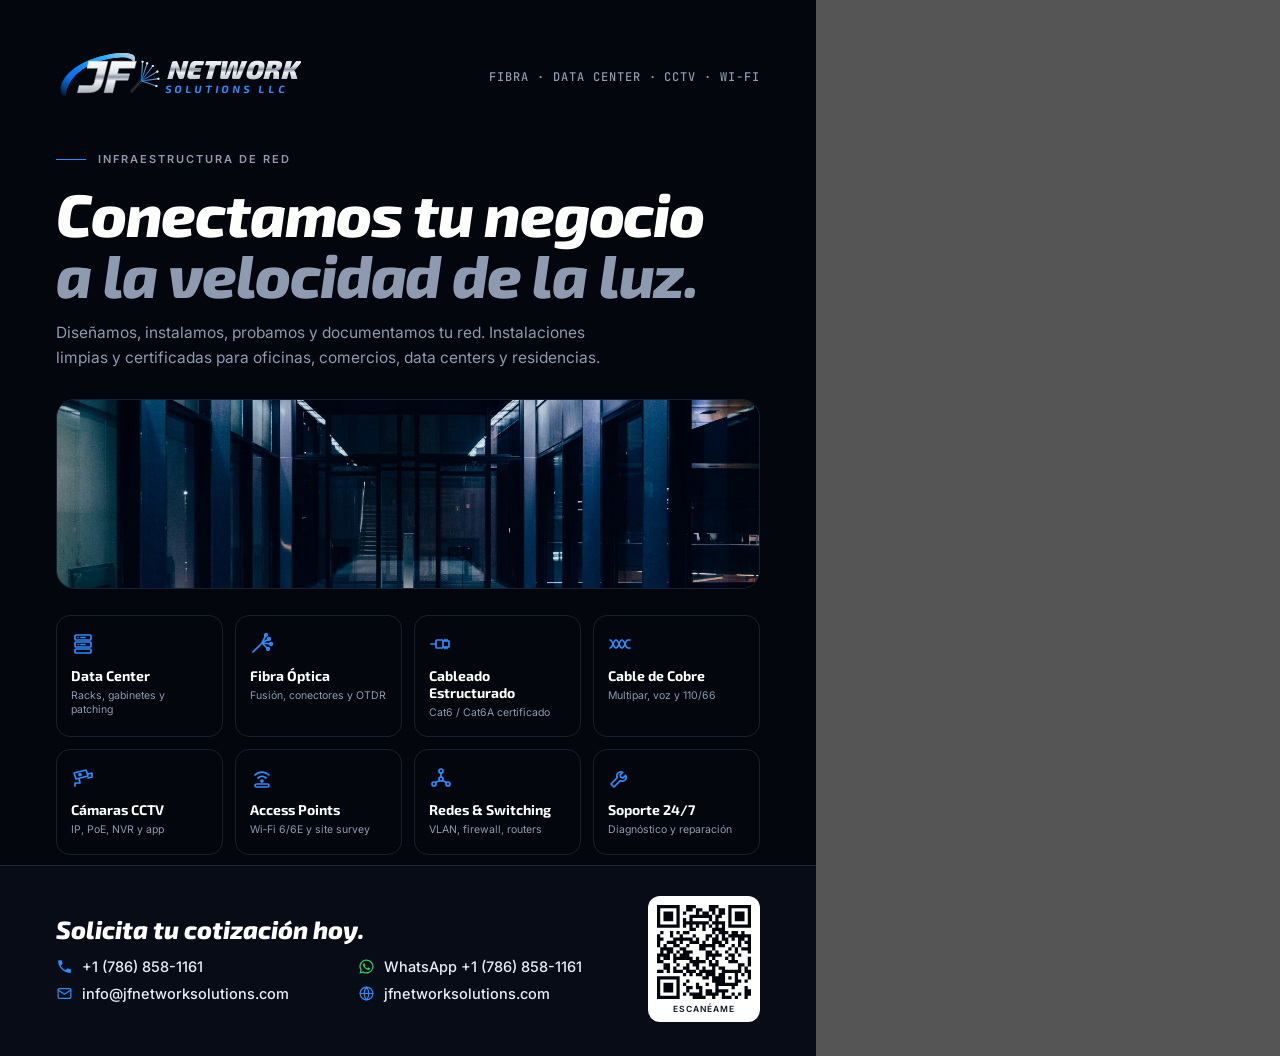
<file: marketing/src/flyer-1-servicios.html>
<!doctype html>
<html lang="es"><head><meta charset="utf-8"><title>Flyer 1 · Servicios — JF Network Solutions</title><link rel="preconnect" href="https://fonts.googleapis.com"><link rel="preconnect" href="https://fonts.gstatic.com" crossorigin><link href="https://fonts.googleapis.com/css2?family=Exo+2:ital,wght@0,700;0,800;1,700;1,800;1,900&family=Inter:wght@400;500;600;700&family=JetBrains+Mono:wght@500&display=swap" rel="stylesheet">
<link rel="stylesheet" href="print.css"><style>@page { size: 8.5in 11in; margin: 0; }</style></head>
<body><svg width="0" height="0" style="position:absolute" aria-hidden="true">
<symbol id="i-phone" viewBox="0 0 24 24"><path d="M6.6 10.8a15.1 15.1 0 0 0 6.6 6.6l2.2-2.2a1 1 0 0 1 1-.25 11.4 11.4 0 0 0 3.6.57 1 1 0 0 1 1 1V20a1 1 0 0 1-1 1A17 17 0 0 1 3 4a1 1 0 0 1 1-1h3.5a1 1 0 0 1 1 1c0 1.25.2 2.45.57 3.57a1 1 0 0 1-.25 1z"/></symbol>
<symbol id="i-wa" viewBox="0 0 24 24"><path d="M12 2a10 10 0 0 0-8.6 15.1L2 22l5-1.3A10 10 0 1 0 12 2zm0 18.2a8.2 8.2 0 0 1-4.2-1.2l-.3-.2-3 .8.8-2.9-.2-.3A8.2 8.2 0 1 1 12 20.2zm4.5-6.1c-.25-.12-1.47-.72-1.7-.8-.23-.09-.4-.13-.56.12-.17.25-.64.8-.79.97-.14.17-.29.19-.54.06a6.7 6.7 0 0 1-3.3-2.9c-.25-.43.25-.4.71-1.33.08-.16.04-.3-.02-.43l-.76-1.83c-.2-.48-.4-.41-.56-.42h-.48a.92.92 0 0 0-.66.31 2.8 2.8 0 0 0-.87 2.07 4.8 4.8 0 0 0 1 2.56 11 11 0 0 0 4.2 3.7c1.57.68 2.18.73 2.97.62.48-.07 1.47-.6 1.68-1.18.2-.58.2-1.08.14-1.18-.06-.1-.23-.17-.48-.29z"/></symbol>
<symbol id="i-mail" viewBox="0 0 24 24"><rect x="3" y="5" width="18" height="14" rx="2"/><path d="m3 7 9 6 9-6"/></symbol>
<symbol id="i-web" viewBox="0 0 24 24"><circle cx="12" cy="12" r="9"/><path d="M3 12h18M12 3a14 14 0 0 1 0 18M12 3a14 14 0 0 0 0 18"/></symbol>
<symbol id="i-dc" viewBox="0 0 24 24"><rect x="4" y="3" width="16" height="5" rx="1"/><rect x="4" y="10" width="16" height="5" rx="1"/><rect x="4" y="17" width="16" height="4" rx="1"/><path d="M7 5.5h.01M7 12.5h.01M10 5.5h4M10 12.5h4"/></symbol>
<symbol id="i-fiber" viewBox="0 0 24 24"><path d="M3 20 12 11M12 11l4-8M12 11l7-4M12 11l9 1M12 11l6 6"/><circle cx="16" cy="3" r="1.3"/><circle cx="19" cy="7" r="1.3"/><circle cx="21" cy="12" r="1.3"/><circle cx="18" cy="17" r="1.3"/></symbol>
<symbol id="i-rj45" viewBox="0 0 24 24"><path d="M2 12h5"/><rect x="7" y="8" width="7" height="8" rx="1"/><path d="M14 9h6v6h-6M16 9v-1.5M18 9v-1.5M16 15v1.5M18 15v1.5"/></symbol>
<symbol id="i-copper" viewBox="0 0 24 24"><path d="M2 8c3 0 3 8 6 8s3-8 6-8 3 8 6 8h2"/><path d="M2 16c3 0 3-8 6-8s3 8 6 8 3-8 6-8h2"/></symbol>
<symbol id="i-cam" viewBox="0 0 24 24"><path d="M3 7l12-3 2 6-12 3z"/><path d="M17 8l4-1v4l-4 1"/><path d="M8 12.5 9 17H4v3"/><circle cx="9" cy="8.5" r="1"/></symbol>
<symbol id="i-ap" viewBox="0 0 24 24"><path d="M5 9a10 10 0 0 1 14 0M8 12a6 6 0 0 1 8 0"/><circle cx="12" cy="15" r="1"/><rect x="5" y="18" width="14" height="3" rx="1.5"/></symbol>
<symbol id="i-net" viewBox="0 0 24 24"><circle cx="12" cy="5" r="2"/><circle cx="5" cy="18" r="2"/><circle cx="19" cy="18" r="2"/><circle cx="12" cy="13" r="2"/><path d="M12 7v4M10.6 14.4 6.4 16.6M13.4 14.4l4.2 2.2"/></symbol>
<symbol id="i-tool" viewBox="0 0 24 24"><path d="M14.7 6.3a4 4 0 0 0-5.4 5.4L3 18l3 3 6.3-6.3a4 4 0 0 0 5.4-5.4l-2.6 2.6-2.4-.6-.6-2.4z"/></symbol>
<symbol id="i-phoneapp" viewBox="0 0 24 24"><rect x="7" y="2" width="10" height="20" rx="2"/><path d="M11 18h2"/></symbol>
<symbol id="i-lock" viewBox="0 0 24 24"><rect x="5" y="11" width="14" height="10" rx="2"/><path d="M8 11V7a4 4 0 0 1 8 0v4"/></symbol>
</svg>
<section class="page page--letter f1">
  <div class="top"><div class="lockup"><img src="../../assets/img/logo-mark.svg" alt=""><div class="lockup__text"><span class="lockup__name">NETWORK</span><span class="lockup__sub">SOLUTIONS LLC</span></div></div><span class="tag">FIBRA · DATA CENTER · CCTV · WI‑FI</span></div>
  <div class="hero">
    <span class="eyebrow">Infraestructura de red</span>
    <h1 class="h1">Conectamos tu negocio<br><span class="soft">a la velocidad de la luz.</span></h1>
    <p class="lead">Diseñamos, instalamos, probamos y documentamos tu red. Instalaciones limpias y certificadas para oficinas, comercios, data centers y residencias.</p>
  </div>
  <div class="photo"><img src="img/datacenter.jpg" alt=""></div>
  <div class="svc-grid">
    <div class="svc"><svg class="ic"><use href="#i-dc"/></svg><b>Data Center</b><small>Racks, gabinetes y patching</small></div><div class="svc"><svg class="ic"><use href="#i-fiber"/></svg><b>Fibra Óptica</b><small>Fusión, conectores y OTDR</small></div><div class="svc"><svg class="ic"><use href="#i-rj45"/></svg><b>Cableado Estructurado</b><small>Cat6 / Cat6A certificado</small></div><div class="svc"><svg class="ic"><use href="#i-copper"/></svg><b>Cable de Cobre</b><small>Multipar, voz y 110/66</small></div><div class="svc"><svg class="ic"><use href="#i-cam"/></svg><b>Cámaras CCTV</b><small>IP, PoE, NVR y app</small></div><div class="svc"><svg class="ic"><use href="#i-ap"/></svg><b>Access Points</b><small>Wi‑Fi 6/6E y site survey</small></div><div class="svc"><svg class="ic"><use href="#i-net"/></svg><b>Redes & Switching</b><small>VLAN, firewall, routers</small></div><div class="svc"><svg class="ic"><use href="#i-tool"/></svg><b>Soporte 24/7</b><small>Diagnóstico y reparación</small></div>
  </div>
  <div class="contact">
  <div>
    <div class="contact__cta">Solicita tu cotización hoy.</div>
    <div class="contact__list">
      <span><svg class="ic ic--fill"><use href="#i-phone"/></svg>+1 (786) 858-1161</span>
      <span class="wa"><svg class="ic ic--fill"><use href="#i-wa"/></svg>WhatsApp +1 (786) 858-1161</span>
      <span><svg class="ic"><use href="#i-mail"/></svg>info@jfnetworksolutions.com</span>
      <span><svg class="ic"><use href="#i-web"/></svg>jfnetworksolutions.com</span>
    </div>
  </div>
  <div class="qr"><img src="qr-web.svg" alt=""><small>Escanéame</small></div>
</div>
</section>
</body></html>
</file>
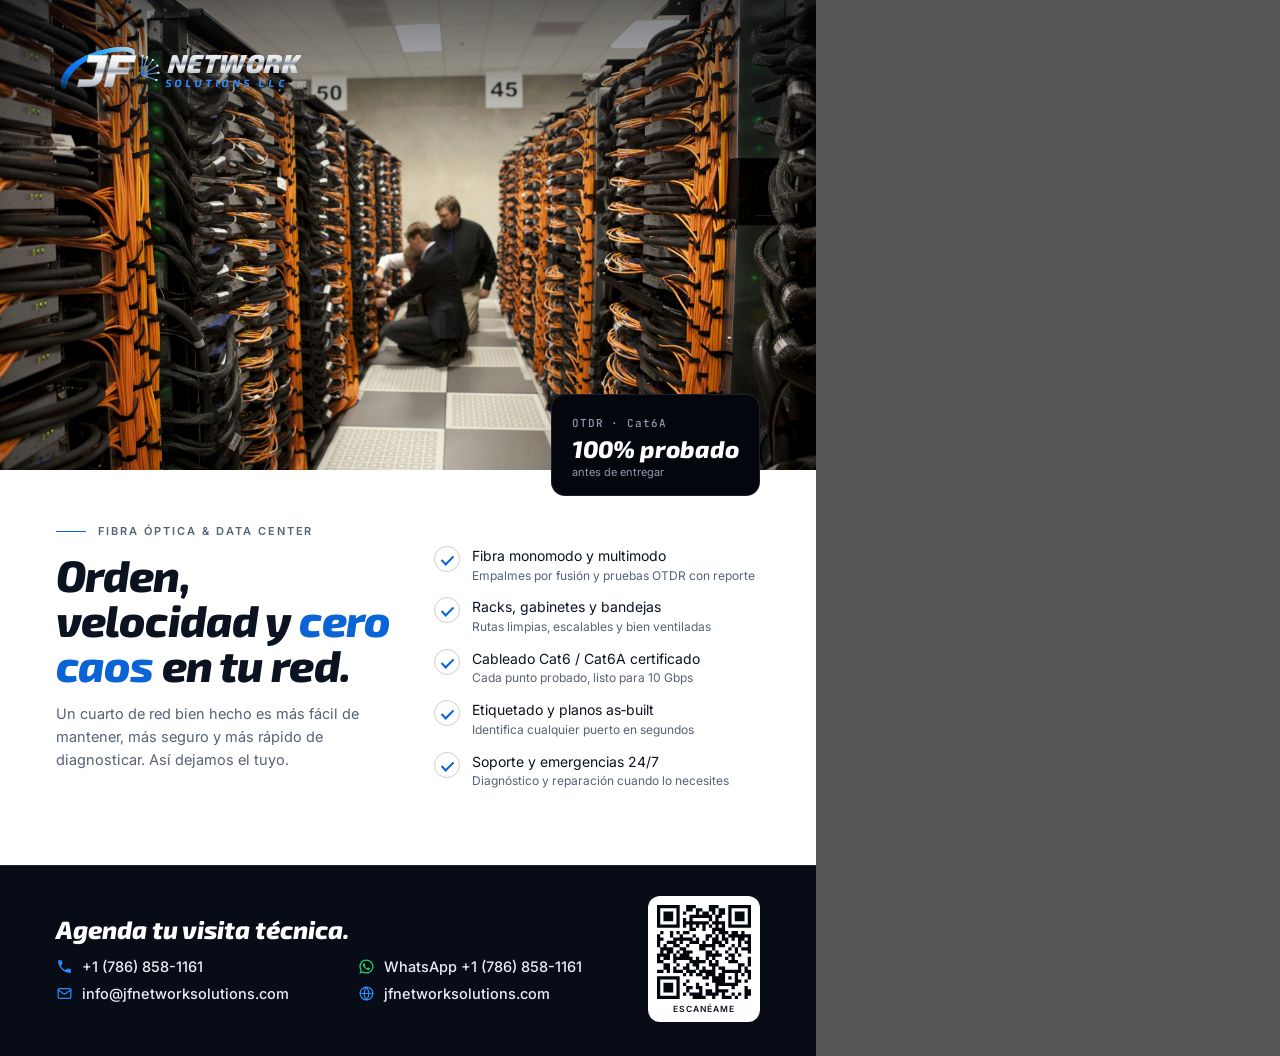
<file: marketing/src/flyer-2-fibra-datacenter.html>
<!doctype html>
<html lang="es"><head><meta charset="utf-8"><title>Flyer 2 · Fibra y Data Center — JF Network Solutions</title><link rel="preconnect" href="https://fonts.googleapis.com"><link rel="preconnect" href="https://fonts.gstatic.com" crossorigin><link href="https://fonts.googleapis.com/css2?family=Exo+2:ital,wght@0,700;0,800;1,700;1,800;1,900&family=Inter:wght@400;500;600;700&family=JetBrains+Mono:wght@500&display=swap" rel="stylesheet">
<link rel="stylesheet" href="print.css"><style>@page { size: 8.5in 11in; margin: 0; }</style></head>
<body><svg width="0" height="0" style="position:absolute" aria-hidden="true">
<symbol id="i-phone" viewBox="0 0 24 24"><path d="M6.6 10.8a15.1 15.1 0 0 0 6.6 6.6l2.2-2.2a1 1 0 0 1 1-.25 11.4 11.4 0 0 0 3.6.57 1 1 0 0 1 1 1V20a1 1 0 0 1-1 1A17 17 0 0 1 3 4a1 1 0 0 1 1-1h3.5a1 1 0 0 1 1 1c0 1.25.2 2.45.57 3.57a1 1 0 0 1-.25 1z"/></symbol>
<symbol id="i-wa" viewBox="0 0 24 24"><path d="M12 2a10 10 0 0 0-8.6 15.1L2 22l5-1.3A10 10 0 1 0 12 2zm0 18.2a8.2 8.2 0 0 1-4.2-1.2l-.3-.2-3 .8.8-2.9-.2-.3A8.2 8.2 0 1 1 12 20.2zm4.5-6.1c-.25-.12-1.47-.72-1.7-.8-.23-.09-.4-.13-.56.12-.17.25-.64.8-.79.97-.14.17-.29.19-.54.06a6.7 6.7 0 0 1-3.3-2.9c-.25-.43.25-.4.71-1.33.08-.16.04-.3-.02-.43l-.76-1.83c-.2-.48-.4-.41-.56-.42h-.48a.92.92 0 0 0-.66.31 2.8 2.8 0 0 0-.87 2.07 4.8 4.8 0 0 0 1 2.56 11 11 0 0 0 4.2 3.7c1.57.68 2.18.73 2.97.62.48-.07 1.47-.6 1.68-1.18.2-.58.2-1.08.14-1.18-.06-.1-.23-.17-.48-.29z"/></symbol>
<symbol id="i-mail" viewBox="0 0 24 24"><rect x="3" y="5" width="18" height="14" rx="2"/><path d="m3 7 9 6 9-6"/></symbol>
<symbol id="i-web" viewBox="0 0 24 24"><circle cx="12" cy="12" r="9"/><path d="M3 12h18M12 3a14 14 0 0 1 0 18M12 3a14 14 0 0 0 0 18"/></symbol>
<symbol id="i-dc" viewBox="0 0 24 24"><rect x="4" y="3" width="16" height="5" rx="1"/><rect x="4" y="10" width="16" height="5" rx="1"/><rect x="4" y="17" width="16" height="4" rx="1"/><path d="M7 5.5h.01M7 12.5h.01M10 5.5h4M10 12.5h4"/></symbol>
<symbol id="i-fiber" viewBox="0 0 24 24"><path d="M3 20 12 11M12 11l4-8M12 11l7-4M12 11l9 1M12 11l6 6"/><circle cx="16" cy="3" r="1.3"/><circle cx="19" cy="7" r="1.3"/><circle cx="21" cy="12" r="1.3"/><circle cx="18" cy="17" r="1.3"/></symbol>
<symbol id="i-rj45" viewBox="0 0 24 24"><path d="M2 12h5"/><rect x="7" y="8" width="7" height="8" rx="1"/><path d="M14 9h6v6h-6M16 9v-1.5M18 9v-1.5M16 15v1.5M18 15v1.5"/></symbol>
<symbol id="i-copper" viewBox="0 0 24 24"><path d="M2 8c3 0 3 8 6 8s3-8 6-8 3 8 6 8h2"/><path d="M2 16c3 0 3-8 6-8s3 8 6 8 3-8 6-8h2"/></symbol>
<symbol id="i-cam" viewBox="0 0 24 24"><path d="M3 7l12-3 2 6-12 3z"/><path d="M17 8l4-1v4l-4 1"/><path d="M8 12.5 9 17H4v3"/><circle cx="9" cy="8.5" r="1"/></symbol>
<symbol id="i-ap" viewBox="0 0 24 24"><path d="M5 9a10 10 0 0 1 14 0M8 12a6 6 0 0 1 8 0"/><circle cx="12" cy="15" r="1"/><rect x="5" y="18" width="14" height="3" rx="1.5"/></symbol>
<symbol id="i-net" viewBox="0 0 24 24"><circle cx="12" cy="5" r="2"/><circle cx="5" cy="18" r="2"/><circle cx="19" cy="18" r="2"/><circle cx="12" cy="13" r="2"/><path d="M12 7v4M10.6 14.4 6.4 16.6M13.4 14.4l4.2 2.2"/></symbol>
<symbol id="i-tool" viewBox="0 0 24 24"><path d="M14.7 6.3a4 4 0 0 0-5.4 5.4L3 18l3 3 6.3-6.3a4 4 0 0 0 5.4-5.4l-2.6 2.6-2.4-.6-.6-2.4z"/></symbol>
<symbol id="i-phoneapp" viewBox="0 0 24 24"><rect x="7" y="2" width="10" height="20" rx="2"/><path d="M11 18h2"/></symbol>
<symbol id="i-lock" viewBox="0 0 24 24"><rect x="5" y="11" width="14" height="10" rx="2"/><path d="M8 11V7a4 4 0 0 1 8 0v4"/></symbol>
</svg>
<section class="page page--letter f2">
  <div class="photo">
    <img src="img/team.jpg" alt="">
    <div class="lockup"><img src="../../assets/img/logo-mark.svg" alt=""><div class="lockup__text"><span class="lockup__name">NETWORK</span><span class="lockup__sub">SOLUTIONS LLC</span></div></div>
    <div class="badge"><span class="mono">OTDR · Cat6A</span><b>100% probado</b><small>antes de entregar</small></div>
  </div>
  <div class="body">
    <div>
      <span class="eyebrow">Fibra óptica & data center</span>
      <h1 class="h1">Orden, velocidad y <span class="blue">cero caos</span> en tu red.</h1>
      <p class="lead">Un cuarto de red bien hecho es más fácil de mantener, más seguro y más rápido de diagnosticar. Así dejamos el tuyo.</p>
    </div>
    <ul class="checks">
      <li><i></i><div>Fibra monomodo y multimodo<small>Empalmes por fusión y pruebas OTDR con reporte</small></div></li>
      <li><i></i><div>Racks, gabinetes y bandejas<small>Rutas limpias, escalables y bien ventiladas</small></div></li>
      <li><i></i><div>Cableado Cat6 / Cat6A certificado<small>Cada punto probado, listo para 10 Gbps</small></div></li>
      <li><i></i><div>Etiquetado y planos as‑built<small>Identifica cualquier puerto en segundos</small></div></li>
      <li><i></i><div>Soporte y emergencias 24/7<small>Diagnóstico y reparación cuando lo necesites</small></div></li>
    </ul>
  </div>
  <div class="contact">
  <div>
    <div class="contact__cta">Agenda tu visita técnica.</div>
    <div class="contact__list">
      <span><svg class="ic ic--fill"><use href="#i-phone"/></svg>+1 (786) 858-1161</span>
      <span class="wa"><svg class="ic ic--fill"><use href="#i-wa"/></svg>WhatsApp +1 (786) 858-1161</span>
      <span><svg class="ic"><use href="#i-mail"/></svg>info@jfnetworksolutions.com</span>
      <span><svg class="ic"><use href="#i-web"/></svg>jfnetworksolutions.com</span>
    </div>
  </div>
  <div class="qr"><img src="qr-web.svg" alt=""><small>Escanéame</small></div>
</div>
</section>
</body></html>
</file>
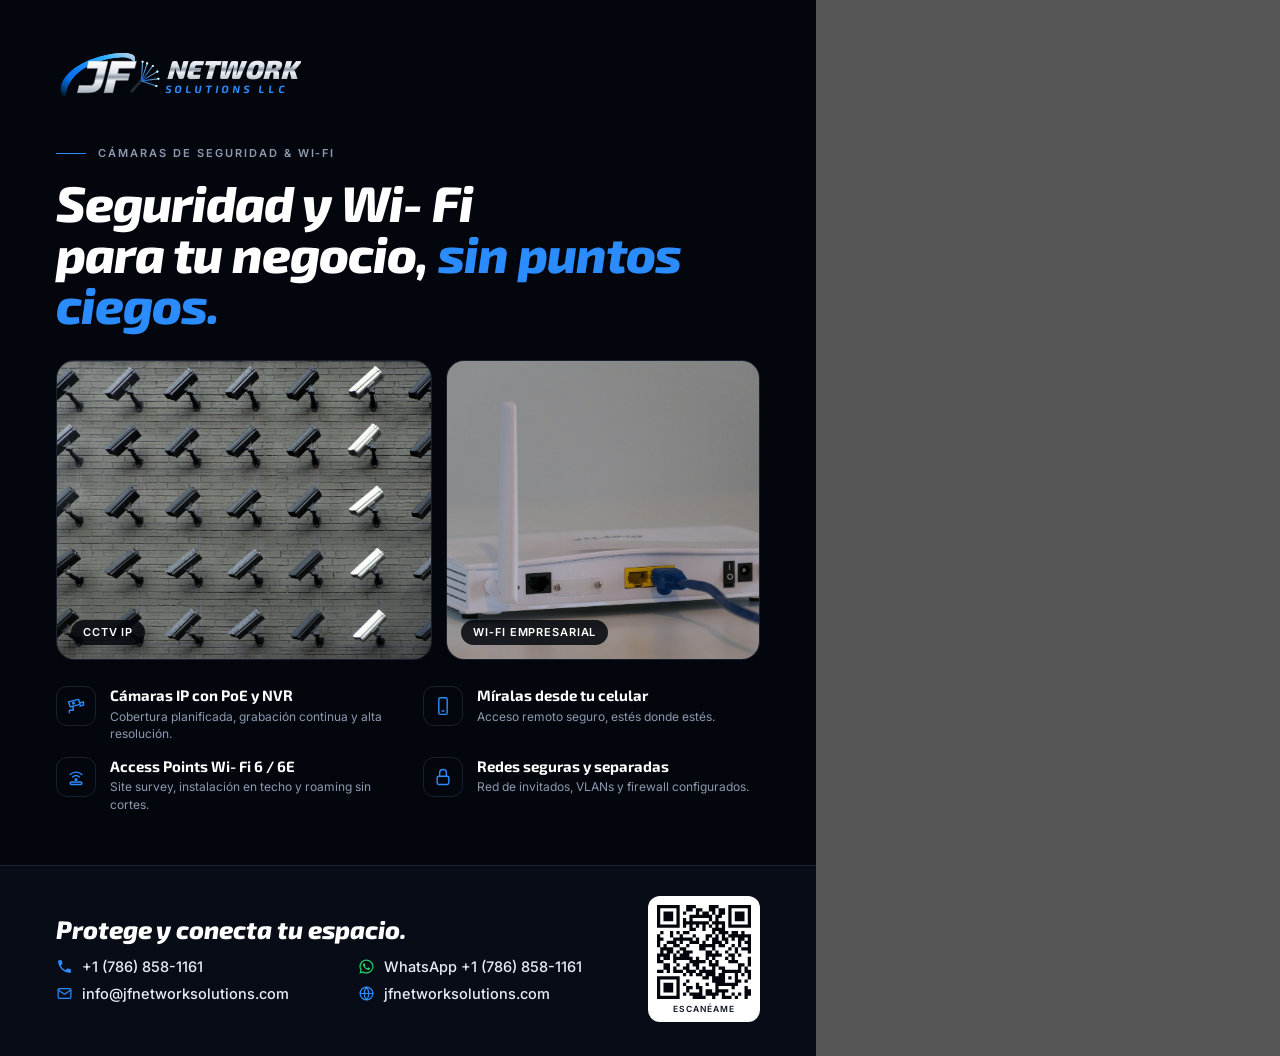
<file: marketing/src/flyer-3-cctv-wifi.html>
<!doctype html>
<html lang="es"><head><meta charset="utf-8"><title>Flyer 3 · CCTV y Wi‑Fi — JF Network Solutions</title><link rel="preconnect" href="https://fonts.googleapis.com"><link rel="preconnect" href="https://fonts.gstatic.com" crossorigin><link href="https://fonts.googleapis.com/css2?family=Exo+2:ital,wght@0,700;0,800;1,700;1,800;1,900&family=Inter:wght@400;500;600;700&family=JetBrains+Mono:wght@500&display=swap" rel="stylesheet">
<link rel="stylesheet" href="print.css"><style>@page { size: 8.5in 11in; margin: 0; }</style></head>
<body><svg width="0" height="0" style="position:absolute" aria-hidden="true">
<symbol id="i-phone" viewBox="0 0 24 24"><path d="M6.6 10.8a15.1 15.1 0 0 0 6.6 6.6l2.2-2.2a1 1 0 0 1 1-.25 11.4 11.4 0 0 0 3.6.57 1 1 0 0 1 1 1V20a1 1 0 0 1-1 1A17 17 0 0 1 3 4a1 1 0 0 1 1-1h3.5a1 1 0 0 1 1 1c0 1.25.2 2.45.57 3.57a1 1 0 0 1-.25 1z"/></symbol>
<symbol id="i-wa" viewBox="0 0 24 24"><path d="M12 2a10 10 0 0 0-8.6 15.1L2 22l5-1.3A10 10 0 1 0 12 2zm0 18.2a8.2 8.2 0 0 1-4.2-1.2l-.3-.2-3 .8.8-2.9-.2-.3A8.2 8.2 0 1 1 12 20.2zm4.5-6.1c-.25-.12-1.47-.72-1.7-.8-.23-.09-.4-.13-.56.12-.17.25-.64.8-.79.97-.14.17-.29.19-.54.06a6.7 6.7 0 0 1-3.3-2.9c-.25-.43.25-.4.71-1.33.08-.16.04-.3-.02-.43l-.76-1.83c-.2-.48-.4-.41-.56-.42h-.48a.92.92 0 0 0-.66.31 2.8 2.8 0 0 0-.87 2.07 4.8 4.8 0 0 0 1 2.56 11 11 0 0 0 4.2 3.7c1.57.68 2.18.73 2.97.62.48-.07 1.47-.6 1.68-1.18.2-.58.2-1.08.14-1.18-.06-.1-.23-.17-.48-.29z"/></symbol>
<symbol id="i-mail" viewBox="0 0 24 24"><rect x="3" y="5" width="18" height="14" rx="2"/><path d="m3 7 9 6 9-6"/></symbol>
<symbol id="i-web" viewBox="0 0 24 24"><circle cx="12" cy="12" r="9"/><path d="M3 12h18M12 3a14 14 0 0 1 0 18M12 3a14 14 0 0 0 0 18"/></symbol>
<symbol id="i-dc" viewBox="0 0 24 24"><rect x="4" y="3" width="16" height="5" rx="1"/><rect x="4" y="10" width="16" height="5" rx="1"/><rect x="4" y="17" width="16" height="4" rx="1"/><path d="M7 5.5h.01M7 12.5h.01M10 5.5h4M10 12.5h4"/></symbol>
<symbol id="i-fiber" viewBox="0 0 24 24"><path d="M3 20 12 11M12 11l4-8M12 11l7-4M12 11l9 1M12 11l6 6"/><circle cx="16" cy="3" r="1.3"/><circle cx="19" cy="7" r="1.3"/><circle cx="21" cy="12" r="1.3"/><circle cx="18" cy="17" r="1.3"/></symbol>
<symbol id="i-rj45" viewBox="0 0 24 24"><path d="M2 12h5"/><rect x="7" y="8" width="7" height="8" rx="1"/><path d="M14 9h6v6h-6M16 9v-1.5M18 9v-1.5M16 15v1.5M18 15v1.5"/></symbol>
<symbol id="i-copper" viewBox="0 0 24 24"><path d="M2 8c3 0 3 8 6 8s3-8 6-8 3 8 6 8h2"/><path d="M2 16c3 0 3-8 6-8s3 8 6 8 3-8 6-8h2"/></symbol>
<symbol id="i-cam" viewBox="0 0 24 24"><path d="M3 7l12-3 2 6-12 3z"/><path d="M17 8l4-1v4l-4 1"/><path d="M8 12.5 9 17H4v3"/><circle cx="9" cy="8.5" r="1"/></symbol>
<symbol id="i-ap" viewBox="0 0 24 24"><path d="M5 9a10 10 0 0 1 14 0M8 12a6 6 0 0 1 8 0"/><circle cx="12" cy="15" r="1"/><rect x="5" y="18" width="14" height="3" rx="1.5"/></symbol>
<symbol id="i-net" viewBox="0 0 24 24"><circle cx="12" cy="5" r="2"/><circle cx="5" cy="18" r="2"/><circle cx="19" cy="18" r="2"/><circle cx="12" cy="13" r="2"/><path d="M12 7v4M10.6 14.4 6.4 16.6M13.4 14.4l4.2 2.2"/></symbol>
<symbol id="i-tool" viewBox="0 0 24 24"><path d="M14.7 6.3a4 4 0 0 0-5.4 5.4L3 18l3 3 6.3-6.3a4 4 0 0 0 5.4-5.4l-2.6 2.6-2.4-.6-.6-2.4z"/></symbol>
<symbol id="i-phoneapp" viewBox="0 0 24 24"><rect x="7" y="2" width="10" height="20" rx="2"/><path d="M11 18h2"/></symbol>
<symbol id="i-lock" viewBox="0 0 24 24"><rect x="5" y="11" width="14" height="10" rx="2"/><path d="M8 11V7a4 4 0 0 1 8 0v4"/></symbol>
</svg>
<section class="page page--letter f3">
  <div class="top"><div class="lockup"><img src="../../assets/img/logo-mark.svg" alt=""><div class="lockup__text"><span class="lockup__name">NETWORK</span><span class="lockup__sub">SOLUTIONS LLC</span></div></div></div>
  <div class="hero">
    <span class="eyebrow">Cámaras de seguridad & Wi‑Fi</span>
    <h1 class="h1">Seguridad y Wi‑Fi<br>para tu negocio, <span class="blue">sin puntos ciegos.</span></h1>
  </div>
  <div class="pics">
    <div class="pic"><img src="img/cctv.jpg" alt=""><span>CCTV IP</span></div>
    <div class="pic"><img src="img/wifi.jpg" alt=""><span>Wi‑Fi empresarial</span></div>
  </div>
  <div class="feats">
    <div class="feat"><div class="box"><svg class="ic"><use href="#i-cam"/></svg></div><div><b>Cámaras IP con PoE y NVR</b><small>Cobertura planificada, grabación continua y alta resolución.</small></div></div>
    <div class="feat"><div class="box"><svg class="ic"><use href="#i-phoneapp"/></svg></div><div><b>Míralas desde tu celular</b><small>Acceso remoto seguro, estés donde estés.</small></div></div>
    <div class="feat"><div class="box"><svg class="ic"><use href="#i-ap"/></svg></div><div><b>Access Points Wi‑Fi 6 / 6E</b><small>Site survey, instalación en techo y roaming sin cortes.</small></div></div>
    <div class="feat"><div class="box"><svg class="ic"><use href="#i-lock"/></svg></div><div><b>Redes seguras y separadas</b><small>Red de invitados, VLANs y firewall configurados.</small></div></div>
  </div>
  <div class="contact">
  <div>
    <div class="contact__cta">Protege y conecta tu espacio.</div>
    <div class="contact__list">
      <span><svg class="ic ic--fill"><use href="#i-phone"/></svg>+1 (786) 858-1161</span>
      <span class="wa"><svg class="ic ic--fill"><use href="#i-wa"/></svg>WhatsApp +1 (786) 858-1161</span>
      <span><svg class="ic"><use href="#i-mail"/></svg>info@jfnetworksolutions.com</span>
      <span><svg class="ic"><use href="#i-web"/></svg>jfnetworksolutions.com</span>
    </div>
  </div>
  <div class="qr"><img src="qr-web.svg" alt=""><small>Escanéame</small></div>
</div>
</section>
</body></html>
</file>
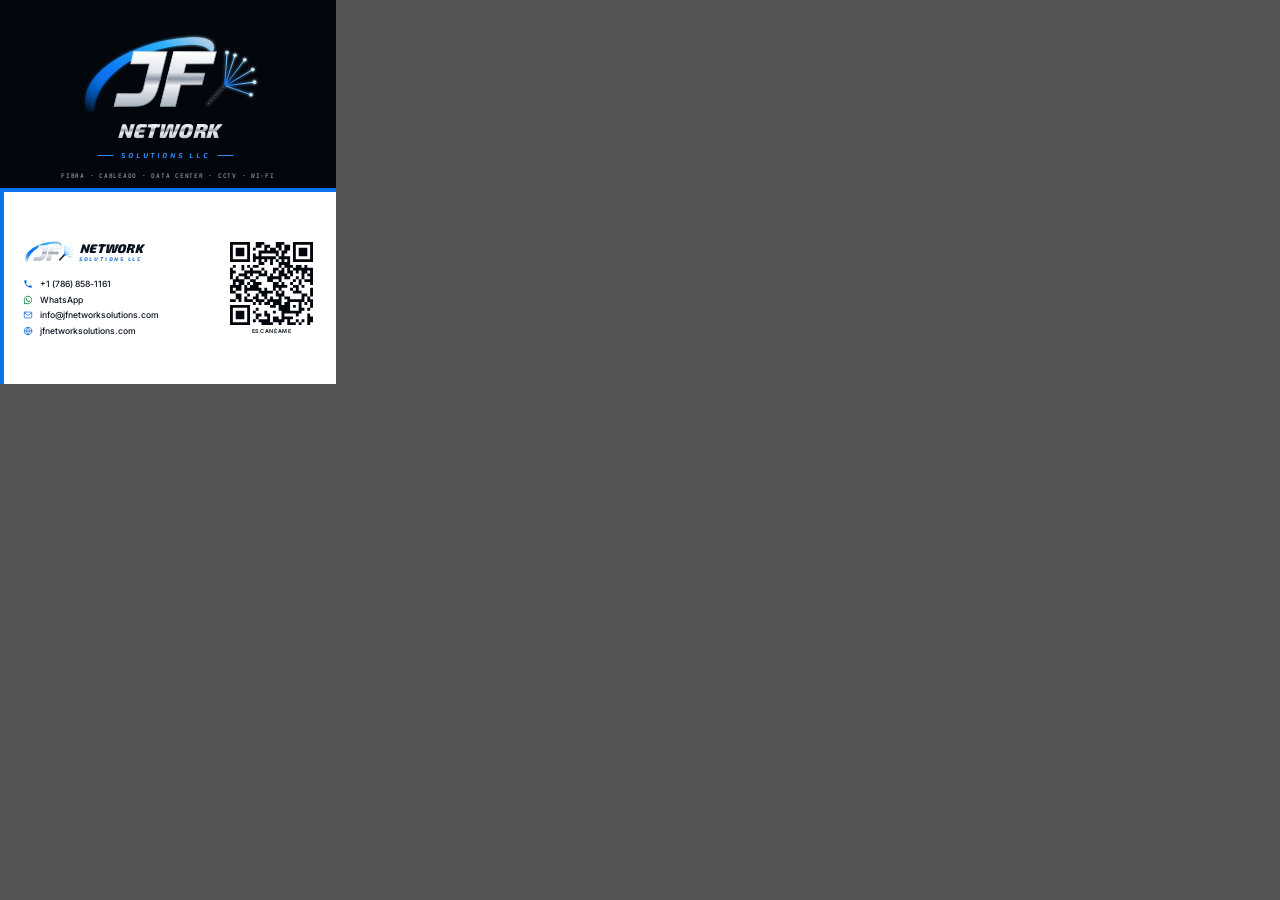
<file: marketing/src/tarjeta-presentacion.html>
<!doctype html>
<html lang="es"><head><meta charset="utf-8"><title>Tarjeta de presentación — JF Network Solutions</title><link rel="preconnect" href="https://fonts.googleapis.com"><link rel="preconnect" href="https://fonts.gstatic.com" crossorigin><link href="https://fonts.googleapis.com/css2?family=Exo+2:ital,wght@0,700;0,800;1,700;1,800;1,900&family=Inter:wght@400;500;600;700&family=JetBrains+Mono:wght@500&display=swap" rel="stylesheet">
<link rel="stylesheet" href="print.css"><style>@page { size: 3.5in 2in; margin: 0; }</style></head>
<body><svg width="0" height="0" style="position:absolute" aria-hidden="true">
<symbol id="i-phone" viewBox="0 0 24 24"><path d="M6.6 10.8a15.1 15.1 0 0 0 6.6 6.6l2.2-2.2a1 1 0 0 1 1-.25 11.4 11.4 0 0 0 3.6.57 1 1 0 0 1 1 1V20a1 1 0 0 1-1 1A17 17 0 0 1 3 4a1 1 0 0 1 1-1h3.5a1 1 0 0 1 1 1c0 1.25.2 2.45.57 3.57a1 1 0 0 1-.25 1z"/></symbol>
<symbol id="i-wa" viewBox="0 0 24 24"><path d="M12 2a10 10 0 0 0-8.6 15.1L2 22l5-1.3A10 10 0 1 0 12 2zm0 18.2a8.2 8.2 0 0 1-4.2-1.2l-.3-.2-3 .8.8-2.9-.2-.3A8.2 8.2 0 1 1 12 20.2zm4.5-6.1c-.25-.12-1.47-.72-1.7-.8-.23-.09-.4-.13-.56.12-.17.25-.64.8-.79.97-.14.17-.29.19-.54.06a6.7 6.7 0 0 1-3.3-2.9c-.25-.43.25-.4.71-1.33.08-.16.04-.3-.02-.43l-.76-1.83c-.2-.48-.4-.41-.56-.42h-.48a.92.92 0 0 0-.66.31 2.8 2.8 0 0 0-.87 2.07 4.8 4.8 0 0 0 1 2.56 11 11 0 0 0 4.2 3.7c1.57.68 2.18.73 2.97.62.48-.07 1.47-.6 1.68-1.18.2-.58.2-1.08.14-1.18-.06-.1-.23-.17-.48-.29z"/></symbol>
<symbol id="i-mail" viewBox="0 0 24 24"><rect x="3" y="5" width="18" height="14" rx="2"/><path d="m3 7 9 6 9-6"/></symbol>
<symbol id="i-web" viewBox="0 0 24 24"><circle cx="12" cy="12" r="9"/><path d="M3 12h18M12 3a14 14 0 0 1 0 18M12 3a14 14 0 0 0 0 18"/></symbol>
<symbol id="i-dc" viewBox="0 0 24 24"><rect x="4" y="3" width="16" height="5" rx="1"/><rect x="4" y="10" width="16" height="5" rx="1"/><rect x="4" y="17" width="16" height="4" rx="1"/><path d="M7 5.5h.01M7 12.5h.01M10 5.5h4M10 12.5h4"/></symbol>
<symbol id="i-fiber" viewBox="0 0 24 24"><path d="M3 20 12 11M12 11l4-8M12 11l7-4M12 11l9 1M12 11l6 6"/><circle cx="16" cy="3" r="1.3"/><circle cx="19" cy="7" r="1.3"/><circle cx="21" cy="12" r="1.3"/><circle cx="18" cy="17" r="1.3"/></symbol>
<symbol id="i-rj45" viewBox="0 0 24 24"><path d="M2 12h5"/><rect x="7" y="8" width="7" height="8" rx="1"/><path d="M14 9h6v6h-6M16 9v-1.5M18 9v-1.5M16 15v1.5M18 15v1.5"/></symbol>
<symbol id="i-copper" viewBox="0 0 24 24"><path d="M2 8c3 0 3 8 6 8s3-8 6-8 3 8 6 8h2"/><path d="M2 16c3 0 3-8 6-8s3 8 6 8 3-8 6-8h2"/></symbol>
<symbol id="i-cam" viewBox="0 0 24 24"><path d="M3 7l12-3 2 6-12 3z"/><path d="M17 8l4-1v4l-4 1"/><path d="M8 12.5 9 17H4v3"/><circle cx="9" cy="8.5" r="1"/></symbol>
<symbol id="i-ap" viewBox="0 0 24 24"><path d="M5 9a10 10 0 0 1 14 0M8 12a6 6 0 0 1 8 0"/><circle cx="12" cy="15" r="1"/><rect x="5" y="18" width="14" height="3" rx="1.5"/></symbol>
<symbol id="i-net" viewBox="0 0 24 24"><circle cx="12" cy="5" r="2"/><circle cx="5" cy="18" r="2"/><circle cx="19" cy="18" r="2"/><circle cx="12" cy="13" r="2"/><path d="M12 7v4M10.6 14.4 6.4 16.6M13.4 14.4l4.2 2.2"/></symbol>
<symbol id="i-tool" viewBox="0 0 24 24"><path d="M14.7 6.3a4 4 0 0 0-5.4 5.4L3 18l3 3 6.3-6.3a4 4 0 0 0 5.4-5.4l-2.6 2.6-2.4-.6-.6-2.4z"/></symbol>
<symbol id="i-phoneapp" viewBox="0 0 24 24"><rect x="7" y="2" width="10" height="20" rx="2"/><path d="M11 18h2"/></symbol>
<symbol id="i-lock" viewBox="0 0 24 24"><rect x="5" y="11" width="14" height="10" rx="2"/><path d="M8 11V7a4 4 0 0 1 8 0v4"/></symbol>
</svg>
<section class="page page--card card-front" id="front">
  <div>
    <img class="mark" src="../../assets/img/logo-mark.svg" alt="">
    <div class="word"><b>NETWORK</b><span>SOLUTIONS LLC</span></div>
  </div>
  <div class="tag">FIBRA · CABLEADO · DATA CENTER · CCTV · WI‑FI</div>
  <div class="rule"></div>
</section>
<section class="page page--card card-back" id="back">
  <div class="rule"></div>
  <div>
    <div class="lockup lockup--ink"><img src="../../assets/img/logo-mark.svg" alt=""><div class="lockup__text"><span class="lockup__name">NETWORK</span><span class="lockup__sub">SOLUTIONS LLC</span></div></div>
    <ul>
      <li><svg class="ic ic--fill"><use href="#i-phone"/></svg>+1 (786) 858-1161</li>
      <li class="wa"><svg class="ic ic--fill"><use href="#i-wa"/></svg>WhatsApp</li>
      <li><svg class="ic"><use href="#i-mail"/></svg>info@jfnetworksolutions.com</li>
      <li><svg class="ic"><use href="#i-web"/></svg>jfnetworksolutions.com</li>
    </ul>
  </div>
  <div class="qr"><img src="qr-web.svg" alt=""><small>Escanéame</small></div>
</section>
</body></html>
</file>
<file: assets/css/styles.css>
/* ==========================================================================
   JF Network Solutions LLC — Landing
   Brand tokens sampled from the official logo
   ========================================================================== */
:root {
  --bg: #03060c;
  --bg-2: #060b16;
  --surface: #0a1222;
  --surface-2: #0e1830;
  --line: rgba(110, 160, 255, .12);
  --line-strong: rgba(110, 170, 255, .28);

  --blue: #0a74f0;
  --blue-2: #2b8cff;
  --cyan: #2bb0ff;
  --ice: #9fe0ff;
  --navy: #001f56;
  --wa: #25d366;

  --text: #e9eef6;
  --muted: #8d9ab0;
  --dim: #5d6a80;

  --chrome: linear-gradient(180deg, #ffffff 0%, #dfe4ea 38%, #8b95a3 52%, #eef1f5 64%, #aab3bf 100%);
  --blue-grad: linear-gradient(120deg, #0a74f0 0%, #2bb0ff 100%);

  --font-display: "Exo 2", system-ui, sans-serif;
  --font-body: "Inter", system-ui, -apple-system, "Segoe UI", sans-serif;
  --font-mono: "JetBrains Mono", ui-monospace, monospace;

  --radius: 18px;
  --radius-sm: 12px;
  --container: 1200px;
  --ease: cubic-bezier(.2, .7, .1, 1);
  --nav-h: 76px;
}

*, *::before, *::after { box-sizing: border-box; }
html { scroll-behavior: smooth; scroll-padding-top: calc(var(--nav-h) + 12px); -webkit-text-size-adjust: 100%; }
body {
  margin: 0;
  background: var(--bg);
  color: var(--text);
  font: 400 16px/1.65 var(--font-body);
  -webkit-font-smoothing: antialiased;
  overflow-x: hidden;
}
img, svg { display: block; max-width: 100%; }
a { color: inherit; text-decoration: none; }
button { font: inherit; color: inherit; cursor: pointer; }
h1, h2, h3, h4 { margin: 0; font-family: var(--font-display); line-height: 1.08; letter-spacing: -.01em; }
p { margin: 0; }
ul, ol { margin: 0; padding: 0; list-style: none; }
::selection { background: var(--blue); color: #fff; }
:focus-visible { outline: 2px solid var(--cyan); outline-offset: 3px; border-radius: 6px; }

svg:not(.fill):not(.hero__logo) { fill: none; stroke: currentColor; stroke-width: 1.7; stroke-linecap: round; stroke-linejoin: round; }
svg.fill { fill: currentColor; }

.container { width: min(100% - 32px, var(--container)); margin-inline: auto; }
.mono { font-family: var(--font-mono); font-size: .72rem; letter-spacing: .08em; }
.skip { position: absolute; left: -999px; top: 8px; z-index: 999; background: var(--blue); padding: 8px 14px; border-radius: 8px; }
.skip:focus { left: 8px; }

.chrome-text {
  background: var(--chrome);
  -webkit-background-clip: text; background-clip: text;
  color: transparent;
  filter: drop-shadow(0 2px 0 rgba(0,0,0,.4));
}
.blue-text { color: var(--blue-2); }

/* ---------- scroll progress (a lit fiber) ---------- */
.scroll-progress { position: fixed; inset: 0 0 auto 0; height: 3px; z-index: 100; pointer-events: none; }
.scroll-progress span {
  display: block; height: 100%; width: 100%;
  transform-origin: left; transform: scaleX(0);
  background: var(--blue);
}

/* ---------- buttons ---------- */
.btn {
  --pad: 14px 22px;
  position: relative;
  display: inline-flex; align-items: center; justify-content: center; gap: 10px;
  padding: var(--pad);
  border-radius: 999px;
  border: 1px solid transparent;
  font: 600 .95rem/1 var(--font-body);
  letter-spacing: .01em;
  white-space: nowrap;
  transition: transform .35s var(--ease), box-shadow .35s var(--ease), background .3s, border-color .3s, color .3s;
  isolation: isolate;
  overflow: hidden;
}
.btn svg { width: 18px; height: 18px; flex: none; transition: transform .35s var(--ease); }
.btn:hover svg:not(.fill) { transform: translateX(3px); }
.btn--sm { --pad: 10px 16px; font-size: .86rem; }
.btn--lg { --pad: 17px 28px; font-size: 1rem; }
.btn--block { width: 100%; }
.btn--primary {
  background: var(--blue); color: #fff;
}
.btn--primary:hover { background: var(--blue-2); }
.btn--ghost { border-color: var(--line-strong); background: transparent; color: var(--text); }
.btn--ghost:hover { border-color: var(--text); }
.btn--whatsapp { background: transparent; color: var(--text); border-color: var(--line-strong); }
.btn--whatsapp svg { color: var(--wa); }
.btn--whatsapp:hover { border-color: var(--wa); }

/* ---------- eyebrow ---------- */
.eyebrow {
  display: inline-flex; align-items: center; gap: 12px;
  font: 600 .74rem/1 var(--font-body);
  letter-spacing: .16em; text-transform: uppercase;
  color: var(--muted);
}
.eyebrow::before { content: ""; width: 28px; height: 1px; background: var(--blue-2); }
.eyebrow .dot { display: none; }
@keyframes ping { 0% { box-shadow: 0 0 0 0 rgba(43,176,255,.7);} 80%,100% { box-shadow: 0 0 0 10px rgba(43,176,255,0);} }

/* ==========================================================================
   NAV
   ========================================================================== */
.nav {
  position: fixed; inset: 0 0 auto 0; z-index: 50;
  height: var(--nav-h);
  transition: background .4s, border-color .4s, height .4s var(--ease), backdrop-filter .4s;
  border-bottom: 1px solid transparent;
}
.nav.is-scrolled {
  --nav-h: 64px;
  height: 64px;
  background: rgba(3, 6, 12, .92);
  backdrop-filter: blur(16px) saturate(140%);
  -webkit-backdrop-filter: blur(16px) saturate(140%);
  border-color: var(--line);
}
.nav__inner { height: 100%; display: flex; align-items: center; justify-content: space-between; gap: 20px; }
.brand { display: inline-flex; align-items: center; gap: 4px; }
.brand__mark { height: 40px; width: auto; transition: transform .5s var(--ease); }
.brand:hover .brand__mark { transform: scale(1.05) rotate(-2deg); }
.brand__text { display: flex; flex-direction: column; line-height: 1; transform: skewX(-8deg); }
.brand__name {
  font: 900 italic 1.06rem/1 var(--font-display); letter-spacing: .02em;
  background: var(--chrome); -webkit-background-clip: text; background-clip: text; color: transparent;
}
.brand__sub { font: 700 .56rem/1.4 var(--font-display); letter-spacing: .32em; color: var(--cyan); }
.brand--lg .brand__mark { height: 58px; }
.brand--lg .brand__name { font-size: 1.5rem; }
.brand--lg .brand__sub { font-size: .72rem; }

.nav__links { display: flex; gap: 6px; }
.nav__links a {
  position: relative; padding: 8px 14px; border-radius: 999px;
  font-size: .9rem; font-weight: 500; color: #c7d2e3;
  transition: color .25s, background .25s;
}
.nav__links a::after {
  content: ""; position: absolute; left: 50%; bottom: 2px; width: 0; height: 2px;
  background: var(--blue-2); border-radius: 2px;
  transition: width .35s var(--ease), left .35s var(--ease);
}
.nav__links a:hover, .nav__links a.is-active { color: #fff; }
.nav__links a.is-active::after, .nav__links a:hover::after { width: 22px; left: calc(50% - 11px); }
.nav__actions { display: flex; align-items: center; gap: 10px; }
.nav__call svg { fill: currentColor; stroke: none; width: 15px; height: 15px; }

.lang {
  position: relative; display: inline-grid; grid-template-columns: 1fr 1fr;
  padding: 3px; border-radius: 999px; border: 1px solid var(--line-strong); background: rgba(255,255,255,.03);
}
.lang button {
  position: relative; z-index: 1; border: 0; background: none;
  padding: 6px 11px; font: 700 .74rem/1 var(--font-body); letter-spacing: .08em; color: var(--muted);
  transition: color .3s;
}
.lang button[aria-pressed="true"] { color: #fff; }
.lang__pill {
  position: absolute; top: 3px; bottom: 3px; left: 3px; width: calc(50% - 3px);
  border-radius: 999px; background: var(--blue);
  transition: transform .45s var(--ease);
}
.lang[data-active="en"] .lang__pill { transform: translateX(100%); }

.burger { display: none; width: 42px; height: 42px; border-radius: 12px; border: 1px solid var(--line-strong); background: rgba(255,255,255,.03); position: relative; }
.burger span { position: absolute; left: 11px; right: 11px; height: 2px; background: #fff; border-radius: 2px; transition: transform .4s var(--ease), top .4s var(--ease); }
.burger span:first-child { top: 16px; }
.burger span:last-child { top: 24px; }
.burger[aria-expanded="true"] span:first-child { top: 20px; transform: rotate(45deg); }
.burger[aria-expanded="true"] span:last-child { top: 20px; transform: rotate(-45deg); }

/* ==========================================================================
   HERO
   ========================================================================== */
.hero {
  position: relative; min-height: 100svh;
  display: flex; align-items: center;
  padding: calc(var(--nav-h) + 40px) 0 90px;
  overflow: hidden;
  background: var(--bg);
}
.hero::after { /* fine grid */
  content: ""; position: absolute; inset: 0; pointer-events: none;
  background-image: linear-gradient(var(--line) 1px, transparent 1px), linear-gradient(90deg, var(--line) 1px, transparent 1px);
  background-size: 64px 64px;
  mask-image: radial-gradient(ellipse at 60% 40%, #000 0%, transparent 70%);
  -webkit-mask-image: radial-gradient(ellipse at 60% 40%, #000 0%, transparent 70%);
  opacity: .25;
}
.hero__net { position: absolute; inset: 0; width: 100%; height: 100%; opacity: .55; }
.hero__glow { display: none; }
.hero__glow {
  position: absolute; width: 520px; height: 520px; right: 8%; top: 18%;
  background: radial-gradient(circle, rgba(43,176,255,.35), transparent 65%);
  filter: blur(40px); animation: breathe 7s ease-in-out infinite;
}
@keyframes breathe { 50% { transform: scale(1.15); opacity: .7; } }

.hero__grid { position: relative; z-index: 2; display: grid; grid-template-columns: 1.15fr 1fr; gap: 40px; align-items: center; }
.hero__title {
  margin-top: 22px; color: #fff;
  font-weight: 800; font-style: italic;
  font-size: clamp(2.2rem, 3.9vw, 3.5rem);
  text-wrap: balance;
  letter-spacing: -.02em;
}
.hero__title2 { color: var(--muted); }
.hero__lead { margin-top: 22px; max-width: 540px; font-size: clamp(1.02rem, 1.4vw, 1.15rem); color: #aab6c8; }
.hero__ctas { margin-top: 34px; display: flex; flex-wrap: wrap; gap: 14px; }
.hero__chips { margin-top: 34px; display: flex; flex-wrap: wrap; gap: 10px 22px; }
.hero__chips li { position: relative; padding-left: 22px; font-size: .88rem; color: #9fb0c8; }
.hero__chips li::before {
  content: ""; position: absolute; left: 0; top: 50%; width: 14px; height: 14px; translate: 0 -50%;
  border-radius: 50%; box-shadow: inset 0 0 0 1px var(--line-strong);
}
.hero__chips li::after { content: ""; position: absolute; left: 5px; top: 50%; width: 4px; height: 4px; translate: 0 -50%; border-radius: 50%; background: var(--blue-2); }

.hero__visual { position: relative; aspect-ratio: 1 / .92; display: grid; place-items: center; }
.hero__logo { width: 100%; max-width: 560px; position: relative; z-index: 2; filter: drop-shadow(0 30px 40px rgba(0,0,0,.6)); animation: floaty 8s ease-in-out infinite; }
@keyframes floaty { 50% { transform: translateY(-12px); } }
.hl-swoosh { transform-origin: 50% 80%; animation: swoosh-in 1.6s var(--ease) both .3s; }
@keyframes swoosh-in { from { opacity: 0; transform: rotate(-14deg) scale(.9); } }
.hl-shine { animation: shine 5.5s ease-in-out infinite 1.4s; }
@keyframes shine { 0% { transform: skewX(-20deg) translateX(0); } 40%,100% { transform: skewX(-20deg) translateX(520px); } }
.hl-fibers path { stroke-dasharray: 90; stroke-dashoffset: 90; animation: fiber-draw 1.2s var(--ease) forwards; }
.hl-fibers path:nth-child(2) { animation-delay: .1s; } .hl-fibers path:nth-child(3) { animation-delay: .2s; }
.hl-fibers path:nth-child(4) { animation-delay: .3s; } .hl-fibers path:nth-child(5) { animation-delay: .4s; } .hl-fibers path:nth-child(6) { animation-delay: .5s; }
@keyframes fiber-draw { to { stroke-dashoffset: 0; } }
.hl-tips circle { transform-box: fill-box; transform-origin: center; animation: twinkle 2.4s ease-in-out infinite; }
.hl-tips circle:nth-child(2) { animation-delay: .4s; } .hl-tips circle:nth-child(3) { animation-delay: .8s; }
.hl-tips circle:nth-child(4) { animation-delay: 1.2s; } .hl-tips circle:nth-child(5) { animation-delay: 1.6s; } .hl-tips circle:nth-child(6) { animation-delay: 2s; }
@keyframes twinkle { 0%,100% { opacity: .55; transform: scale(.8); } 50% { opacity: 1; transform: scale(1.35); } }

.hero__wordmark { position: absolute; z-index: 2; bottom: 9%; left: 0; right: 0; text-align: center; transform: skewX(-10deg); }
.hero__wordmark .chrome-text { display: block; font: 900 italic clamp(2rem, 4.6vw, 3.6rem)/1 var(--font-display); letter-spacing: .02em; }
.hero__wordsub {
  display: inline-flex; align-items: center; gap: 14px; margin-top: 8px;
  font: 700 clamp(.8rem, 1.3vw, 1.05rem)/1 var(--font-display); letter-spacing: .42em; color: var(--blue-2);
}
.hero__wordsub::before, .hero__wordsub::after { content: ""; width: 40px; height: 1px; background: var(--blue-2); }

.orbit { position: absolute; border-radius: 50%; border: 1px solid var(--line); inset: 6%; }
.orbit--2 { display: none; }
.orbit--3 { inset: -2%; border-color: rgba(255,255,255,.04); }
.orbit--1::before, .orbit--3::before {
  content: ""; position: absolute; width: 8px; height: 8px; top: -4px; left: 50%; border-radius: 50%;
  background: var(--blue-2);
}
.orbit--1 { animation: spin 18s linear infinite; }
.orbit--3 { animation: spin 30s linear infinite reverse; }
@keyframes spin { to { transform: rotate(360deg); } }

.float-card {
  position: absolute; z-index: 3;
  display: grid; gap: 2px; padding: 14px 18px;
  border: 1px solid var(--line); border-radius: 12px;
  background: rgba(6,11,22,.9);
  animation: floaty 7s ease-in-out infinite;
}
.float-card .mono { color: var(--muted); }
.float-card strong { font: 800 italic 1.35rem/1.1 var(--font-display); }
.float-card small { color: var(--muted); font-size: .74rem; }
.float-card--a { top: 8%; left: 0; animation-delay: -2s; }
.float-card--b { bottom: 24%; right: -2%; animation-delay: -4s; }

.scroll-cue { position: absolute; z-index: 3; left: 50%; bottom: 26px; translate: -50% 0; width: 26px; height: 42px; border-radius: 14px; border: 1.5px solid var(--line-strong); }
.scroll-cue span { position: absolute; left: 50%; top: 8px; width: 4px; height: 8px; margin-left: -2px; border-radius: 2px; background: var(--muted); animation: cue 1.8s var(--ease) infinite; }
@keyframes cue { 0% { opacity: 0; transform: translateY(0);} 30% { opacity: 1;} 100% { opacity: 0; transform: translateY(14px);} }

/* ==========================================================================
   MARQUEE
   ========================================================================== */
.marquee {
  position: relative; overflow: hidden;
  border-block: 1px solid var(--line);
  background: var(--bg);
  padding: 22px 0;
  mask-image: linear-gradient(90deg, transparent, #000 10%, #000 90%, transparent);
  -webkit-mask-image: linear-gradient(90deg, transparent, #000 10%, #000 90%, transparent);
}
.marquee__track { display: flex; align-items: center; gap: 34px; width: max-content; animation: marquee 38s linear infinite; }
.marquee__track span { font: 700 italic clamp(1rem, 1.8vw, 1.3rem)/1 var(--font-display); color: var(--muted); white-space: nowrap; letter-spacing: .01em; }
.marquee__track i { width: 4px; height: 4px; border-radius: 50%; background: var(--dim); flex: none; }
@keyframes marquee { to { transform: translateX(-50%); } }

/* ==========================================================================
   SECTIONS
   ========================================================================== */
.section { position: relative; padding: clamp(80px, 11vw, 140px) 0; }
.section--alt { background: var(--bg-2); border-block: 1px solid var(--line); }
.section__head { max-width: 760px; margin-bottom: 56px; }
.section__head--center { margin-inline: auto; text-align: center; }
.section__head--center .eyebrow::after { content: ""; width: 28px; height: 1px; background: var(--blue-2); }
.section__title { margin-top: 18px; font-weight: 800; font-size: clamp(2rem, 4.2vw, 3.3rem); }
.section__lead { margin-top: 18px; font-size: 1.08rem; color: var(--muted); max-width: 620px; }
.section__head--center .section__lead { margin-inline: auto; }

/* ---------- light (inverted) sections ---------- */
.section--light {
  --bg: #ffffff;
  --bg-2: #f4f6f9;
  --text: #0b1220;
  --muted: #566275;
  --dim: #8a94a6;
  --line: rgba(11, 18, 32, .1);
  --line-strong: rgba(11, 18, 32, .2);
  --blue-2: #0a64d6;
  background: var(--bg);
  color: var(--text);
}
.section--light-2 { background: var(--bg-2); }
.section--light .card:hover { box-shadow: 0 20px 40px -24px rgba(11,18,32,.25); }
.section--light .rack { --line-strong: rgba(110,170,255,.28); --muted: #8d9ab0; --dim: #5d6a80; box-shadow: 0 40px 60px -30px rgba(11,18,32,.45); }
.js-clip .section--light { clip-path: inset(0 var(--ci, 0%) round var(--cr, 0px)); }

/* ---------- services ---------- */
.services { display: grid; grid-template-columns: repeat(4, 1fr); gap: 18px; }
.card {
  --mx: 50%; --my: 0%;
  position: relative; overflow: hidden;
  padding: 28px 24px 24px;
  border: 1px solid var(--line);
  border-radius: var(--radius);
  background: transparent;
  transition: transform .5s var(--ease), border-color .4s;
}
.card::before, .card::after { display: none; }
.card--unused::before {
  content: ""; position: absolute; inset: 0; opacity: 0; pointer-events: none;
  background: radial-gradient(380px circle at var(--mx) var(--my), rgba(43,176,255,.16), transparent 45%);
  transition: opacity .4s;
}
.card--unused::after {
  content: ""; position: absolute; left: 20%; right: 20%; top: 0; height: 1px;
  background: linear-gradient(90deg, transparent, var(--cyan), transparent);
  opacity: 0; transition: opacity .4s, left .5s var(--ease), right .5s var(--ease);
}
.card:hover { transform: translateY(-4px); border-color: var(--line-strong); }
.card:hover::before { opacity: 1; }
.card:hover::after { opacity: 1; left: 0; right: 0; }
.card__media {
  margin: -28px -24px 0; aspect-ratio: 16 / 10; overflow: hidden;
  border-bottom: 1px solid var(--line);
}
.card__media img { width: 100%; height: 100%; object-fit: cover; transition: transform 1.2s var(--ease); }
.card:hover .card__media img { transform: scale(1.06); }
.card__media + .card__icon { position: relative; margin-top: -27px; background: var(--bg); }
.card__icon {
  width: 54px; height: 54px; display: grid; place-items: center;
  border-radius: 12px; color: var(--blue-2);
  border: 1px solid var(--line);
  transition: transform .5s var(--ease);
}
.card__icon svg { width: 26px; height: 26px; }
.card:hover .card__icon { border-color: var(--blue-2); }
.card h3 { margin-top: 16px; font-size: 1.22rem; font-weight: 700; }
.card p { margin-top: 10px; font-size: .93rem; color: var(--muted); }
.card__tags { margin-top: 18px; display: flex; flex-wrap: wrap; gap: 6px; }
.card__tags li { padding: 4px 10px; border-radius: 999px; border: 1px solid var(--line); font: 500 .72rem/1.4 var(--font-mono); color: var(--muted); }

/* ---------- process / timeline ---------- */
.process { display: grid; grid-template-columns: .9fr 1.1fr; gap: 70px; align-items: start; }
.process__intro { position: sticky; top: calc(var(--nav-h) + 40px); }
.process__intro .btn { margin-top: 30px; }
.process__photo { margin: 36px 0 0; border-radius: 16px; overflow: hidden; border: 1px solid var(--line); aspect-ratio: 4 / 3; }
.process__photo img { width: 100%; height: 100%; object-fit: cover; transition: transform 1.2s var(--ease); }
.process__photo:hover img { transform: scale(1.04); }
.timeline { position: relative; display: grid; gap: 22px; padding-left: 0; }
.timeline__rail { position: absolute; left: 31px; top: 30px; bottom: 30px; width: 2px; background: var(--line); border-radius: 2px; }
.timeline__fill {
  position: absolute; inset: 0; transform-origin: top; transform: scaleY(0);
  background: var(--blue-2);
}
.step {
  position: relative; display: grid; grid-template-columns: 64px 1fr; gap: 22px; align-items: start;
  padding: 24px 24px 24px 0;
}
.step__num {
  position: relative; z-index: 1; width: 64px; height: 64px; display: grid; place-items: center;
  border-radius: 50%; border: 1px solid var(--line-strong); background: var(--bg-2);
  font: 800 italic 1.1rem/1 var(--font-display); color: var(--dim);
  transition: color .5s, border-color .5s, box-shadow .5s, background .5s;
}
.step.is-lit .step__num { color: #fff; border-color: var(--blue-2); background: var(--blue); }
.step h3 { font-size: 1.3rem; font-weight: 700; padding-top: 6px; transition: color .4s; color: #9aa7bb; }
.step.is-lit h3 { color: #fff; }
.step p { margin-top: 8px; color: var(--muted); }

/* ---------- data center feature ---------- */
.feature { display: grid; grid-template-columns: 1fr 1.05fr; gap: 70px; align-items: center; }
.feature__visual { position: relative; display: grid; place-items: center; padding: 20px; }
.rack {
  position: relative; z-index: 1; width: min(100%, 380px);
  padding: 16px 16px 22px; border-radius: 16px;
  background: #070c17;
  border: 1px solid var(--line-strong);
  transform: perspective(1200px) rotateY(12deg) rotateX(4deg);
  transition: transform .8s var(--ease);
}
.feature__visual:hover .rack { transform: perspective(1200px) rotateY(0) rotateX(0); }
.rack__top { display: flex; justify-content: space-between; align-items: center; padding: 2px 4px 12px; color: var(--muted); }
.rack__status { display: inline-flex; align-items: center; gap: 6px; font: 600 .68rem/1 var(--font-mono); color: #7ef0b0; letter-spacing: .1em; }
.rack__status i { width: 7px; height: 7px; border-radius: 50%; background: #39e58c; animation: blink 1.6s infinite; }
.ru {
  position: relative; height: 34px; margin-top: 6px; border-radius: 6px;
  display: flex; align-items: center; gap: 4px; padding: 0 10px;
  background: #0c1424;
  border: 1px solid rgba(110,160,255,.1);
  opacity: 0; transform: translateX(-24px);
  transition: opacity .6s var(--ease), transform .6s var(--ease);
}
.rack.is-in .ru { opacity: 1; transform: none; }
.ru__port { width: 9px; height: 9px; border-radius: 2px; background: #050a14; box-shadow: inset 0 0 0 1px rgba(110,160,255,.25); position: relative; }
.ru__port.on::after { content: ""; position: absolute; inset: 2px; border-radius: 1px; background: var(--c, var(--cyan)); animation: blink var(--d, 1.4s) steps(2, jump-none) infinite; animation-delay: var(--dl, 0s); }
.ru__label { margin-left: auto; font: 500 .6rem/1 var(--font-mono); color: var(--dim); letter-spacing: .1em; }
.ru--panel { background: #101a2e; }
.ru--cable { height: 18px; background: none; border: 0; padding: 0 6px; }
.ru--cable span { flex: 1; height: 4px; border-radius: 4px; background: var(--c); opacity: .85; transform: translateY(var(--y, 0)); }
@keyframes blink { 50% { opacity: .25; } }
.rack-glow { display: none; }

.checklist { margin-top: 30px; display: grid; gap: 16px; }
.checklist li { display: grid; grid-template-columns: 28px 1fr; gap: 14px; align-items: start; color: var(--muted); }
.check { width: 28px; height: 28px; border-radius: 50%; border: 1px solid var(--line-strong); position: relative; }
.check::after { content: ""; position: absolute; left: 10px; top: 7px; width: 6px; height: 11px; border: solid var(--blue-2); border-width: 0 2px 2px 0; transform: rotate(45deg); }

/* ---------- stats ---------- */
.stats { border-block: 1px solid var(--line); background: var(--bg); }
.stats__grid { display: grid; grid-template-columns: repeat(4, 1fr); }
.stat { padding: 46px 20px; text-align: center; display: grid; gap: 8px; border-left: 1px solid var(--line); }
.stat:first-child { border-left: 0; }
.stat strong { font: 800 italic clamp(2.2rem, 4vw, 3.2rem)/1 var(--font-display); color: #fff; }
.stat span:not(.count) { color: var(--muted); font-size: .9rem; }

/* ---------- industries ---------- */
.industries { display: grid; grid-template-columns: repeat(4, 1fr); gap: 14px; }
.ind {
  display: flex; align-items: center; gap: 14px; padding: 20px 20px;
  border-radius: var(--radius-sm); border: 1px solid var(--line);
  background: transparent; font-weight: 500; font-size: .96rem;
  transition: border-color .3s, background .3s, transform .4s var(--ease);
}
.ind svg { width: 24px; height: 24px; color: var(--blue-2); flex: none; }
.ind:hover { border-color: var(--line-strong); }

/* ---------- brand band ---------- */
.brandband { position: relative; overflow: hidden; padding: clamp(100px, 14vw, 170px) 0; isolation: isolate; }
.brandband__img { position: absolute; inset: -10% 0; width: 100%; height: 120%; object-fit: cover; z-index: -2; opacity: .55; will-change: transform; }
.brandband__shade { position: absolute; inset: 0; z-index: -1; background: linear-gradient(90deg, var(--bg) 0%, rgba(3,6,12,.88) 45%, rgba(3,6,12,.45) 100%), linear-gradient(180deg, var(--bg), transparent 25%, transparent 75%, var(--bg)); }
.brandband__inner { max-width: var(--container); }
.brandband h2 { max-width: 700px; font-weight: 800; font-style: italic; font-size: clamp(2rem, 4.4vw, 3.4rem); }
.brandband p { margin-top: 18px; max-width: 520px; color: #b5c1d3; font-size: 1.1rem; }

/* ---------- contact ---------- */
.contact { display: grid; grid-template-columns: .85fr 1.15fr; gap: 60px; align-items: start; }
.contact__info { position: sticky; top: calc(var(--nav-h) + 40px); }
.contact__cards { margin-top: 34px; display: grid; gap: 12px; }
.ccard {
  display: flex; align-items: center; gap: 16px; padding: 16px 18px;
  border-radius: var(--radius-sm); border: 1px solid var(--line); background: transparent;
  transition: border-color .3s, transform .4s var(--ease), background .3s;
}
.ccard:hover { border-color: var(--line-strong); transform: translateX(4px); }
.ccard__icon { width: 46px; height: 46px; border-radius: 12px; display: grid; place-items: center; border: 1px solid var(--line); color: var(--blue-2); flex: none; }
.ccard__icon svg { width: 22px; height: 22px; }
.ccard--wa .ccard__icon { color: var(--wa); }
.ccard small { display: block; color: var(--muted); font-size: .78rem; text-transform: uppercase; letter-spacing: .12em; }
.ccard strong { font: 700 1.12rem/1.3 var(--font-display); }
.contact__hours { margin-top: 22px; display: flex; align-items: center; gap: 10px; color: var(--muted); font-size: .9rem; }
.live { width: 7px; height: 7px; border-radius: 50%; background: #39e58c; }
@keyframes ping-g { 80%,100% { box-shadow: 0 0 0 9px rgba(57,229,140,0);} }

.form {
  position: relative; overflow: hidden;
  padding: clamp(24px, 4vw, 40px);
  border-radius: 20px; border: 1px solid var(--line);
  background: var(--bg-2);
}
.form__glow { display: none; position: absolute; width: 400px; height: 400px; right: -150px; top: -200px; background: radial-gradient(circle, rgba(43,176,255,.28), transparent 65%); pointer-events: none; }
.form__title { font-size: 1.6rem; font-weight: 800; font-style: italic; }
.form__sub { margin-top: 6px; color: var(--muted); font-size: .92rem; }
.form__row { display: grid; grid-template-columns: 1fr 1fr; gap: 14px; }
.form > .form__row:first-of-type { margin-top: 26px; }
.field { position: relative; margin-top: 14px; }
.form__row .field { margin-top: 14px; }
.field input, .field textarea, .field select {
  width: 100%; padding: 24px 16px 10px;
  border-radius: 12px; border: 1px solid var(--line-strong);
  background: var(--bg); color: var(--text);
  font: 500 .98rem/1.4 var(--font-body);
  transition: border-color .3s, box-shadow .3s, background .3s;
  appearance: none; -webkit-appearance: none;
}
.field textarea { resize: vertical; min-height: 120px; }
.field select { cursor: pointer; padding-right: 40px; }
.field--select::after { content: ""; position: absolute; right: 18px; top: 26px; width: 8px; height: 8px; border: solid var(--muted); border-width: 0 1.5px 1.5px 0; transform: rotate(45deg); pointer-events: none; }
.field select option { background: #0a1222; color: var(--text); }
.field label {
  position: absolute; left: 17px; top: 17px; pointer-events: none;
  color: var(--muted); font-size: .96rem;
  transform-origin: left top; transition: transform .25s var(--ease), color .25s;
}
.field input:focus, .field textarea:focus, .field select:focus { outline: none; border-color: var(--blue-2); }
.field input:focus + label, .field input:not(:placeholder-shown) + label,
.field textarea:focus + label, .field textarea:not(:placeholder-shown) + label,
.field select + label { transform: translateY(-10px) scale(.76); color: var(--muted); }
.field__err { display: none; margin-top: 6px; color: #ff8a9a; font-size: .8rem; }
.field.has-error input, .field.has-error textarea { border-color: #ff5c74; box-shadow: 0 0 0 4px rgba(255,92,116,.12); }
.field.has-error .field__err, .chips.has-error .field__err { display: block; }

[hidden] { display: none !important; }
.chips, .seg-wrap { margin: 22px 0 0; padding: 0; border: 0; min-width: 0; }
.chips legend, .seg-wrap legend { padding: 0; margin-bottom: 12px; font-size: .9rem; font-weight: 600; color: #c5d0e0; }
.chips { display: flex; flex-wrap: wrap; gap: 8px; }
.chips .field__err { width: 100%; }
.chips label, .seg label { position: relative; cursor: pointer; }
.chips input, .seg input { position: absolute; opacity: 0; pointer-events: none; }
.chips span {
  display: inline-flex; align-items: center; gap: 8px; padding: 9px 14px;
  border-radius: 999px; border: 1px solid var(--line-strong); background: transparent;
  font-size: .86rem; font-weight: 500; color: #b9c5d6;
  transition: all .3s var(--ease);
}
.chips span::before { content: ""; width: 8px; height: 8px; border-radius: 50%; box-shadow: inset 0 0 0 1.5px var(--dim); transition: all .3s; }
.chips label:hover span { border-color: var(--muted); color: #fff; }
.chips input:checked + span { background: var(--blue); border-color: var(--blue); color: #fff; }
.chips input:checked + span::before { background: #fff; box-shadow: none; }
.chips input:focus-visible + span, .seg input:focus-visible + span { outline: 2px solid var(--cyan); outline-offset: 2px; }

.seg { display: grid; grid-template-columns: repeat(3, 1fr); gap: 6px; padding: 5px; border-radius: 14px; border: 1px solid var(--line-strong); background: transparent; }
.seg span { display: block; text-align: center; padding: 10px; border-radius: 10px; font-size: .88rem; font-weight: 600; color: var(--muted); transition: all .3s var(--ease); }
.seg input:checked + span { background: var(--blue); color: #fff; }
.form .btn--block { margin-top: 26px; }
.form__note { margin-top: 12px; text-align: center; color: var(--dim); font-size: .8rem; }

.form__success {
  position: absolute; inset: 0; z-index: 5; display: flex; flex-direction: column; align-items: center; justify-content: center; gap: 14px;
  padding: 30px; text-align: center;
  background: var(--bg-2);
  animation: fade-in .5s var(--ease);
}
.form__success[hidden] { display: none; }
.form__success p { color: var(--muted); max-width: 340px; }
.form__success h3 { font-size: 1.8rem; font-style: italic; }
.success__ring svg { width: 84px; height: 84px; fill: none; stroke-width: 3; }
.success__ring circle { stroke: var(--blue-2); stroke-dasharray: 152; stroke-dashoffset: 152; animation: draw .8s var(--ease) forwards; }
.success__ring path { stroke: #fff; stroke-dasharray: 40; stroke-dashoffset: 40; animation: draw .5s var(--ease) .6s forwards; }
@keyframes draw { to { stroke-dashoffset: 0; } }
@keyframes fade-in { from { opacity: 0; } }

/* ---------- footer ---------- */
.footer { position: relative; padding: 80px 0 30px; background: var(--bg); border-top: 1px solid var(--line); overflow: hidden; }
.footer__fiber { display: none; }
@keyframes travel { from { transform: translateX(-100%); } to { transform: translateX(400%); } }
.footer__grid { display: grid; grid-template-columns: 1.6fr 1fr 1fr 1fr; gap: 40px; }
.footer__brand p { margin-top: 18px; max-width: 340px; color: var(--muted); font-size: .92rem; }
.footer h4 { font-size: .8rem; letter-spacing: .16em; text-transform: uppercase; color: var(--text); margin-bottom: 16px; font-family: var(--font-body); }
.footer li { margin-top: 10px; color: var(--muted); font-size: .93rem; }
.footer li a { transition: color .25s; }
.footer li a:hover { color: #fff; }
.footer__bottom { margin-top: 60px; padding-top: 24px; border-top: 1px solid var(--line); display: flex; justify-content: space-between; align-items: center; gap: 20px; color: var(--dim); font-size: .84rem; }
.footer__bottom .credit { margin-left: auto; }
.credit a { color: var(--muted); font-weight: 600; transition: color .25s; }
.credit a:hover { color: #fff; }
.totop { width: 42px; height: 42px; display: grid; place-items: center; border-radius: 50%; border: 1px solid var(--line-strong); transition: border-color .3s, transform .4s var(--ease); }
.totop svg { width: 18px; height: 18px; }
.totop:hover { border-color: var(--text); transform: translateY(-4px); }

/* ---------- WhatsApp float ---------- */
.wa-float {
  position: fixed; right: 20px; bottom: 20px; z-index: 60;
  width: 60px; height: 60px; border-radius: 50%; display: grid; place-items: center;
  background: var(--wa); color: #fff;
  box-shadow: 0 8px 20px -8px rgba(0,0,0,.6);
  transform: scale(0); transition: transform .5s var(--ease);
}
.wa-float.is-visible { transform: scale(1); }
.wa-float:hover { transform: scale(1.08); }
.wa-float svg { width: 30px; height: 30px; position: relative; z-index: 1; }
.wa-float__ping { display: none; position: absolute; inset: 0; border-radius: 50%; border: 2px solid #25d366; animation: wa-ping 2.4s ease-out infinite; }
@keyframes wa-ping { from { transform: scale(1); opacity: .8; } to { transform: scale(1.7); opacity: 0; } }

/* ==========================================================================
   REVEAL
   ========================================================================== */
.reveal { opacity: 0; transform: translateY(20px); transition: opacity .9s var(--ease), transform .9s var(--ease), filter .9s var(--ease); }
.reveal[data-delay="1"] { transition-delay: .08s; } .reveal[data-delay="2"] { transition-delay: .16s; }
.reveal[data-delay="3"] { transition-delay: .24s; } .reveal[data-delay="4"] { transition-delay: .32s; }
.reveal--left { transform: translateX(-48px); }
.reveal--right { transform: translateX(48px); }
.reveal--scale { transform: translateY(16px) scale(.94); }
@media (max-width: 860px) { .reveal--left, .reveal--right { transform: translateY(24px); } }
.section__title.reveal { transform: translateY(40px) skewY(2deg); transform-origin: left; transition: opacity 1s var(--ease), transform 1.1s var(--ease); }
.section__title.reveal.is-in { transform: none; }
.reveal.is-in { opacity: 1; transform: none; filter: none; }
.no-js .reveal { opacity: 1; transform: none; filter: none; }

/* i18n fade */
[data-i18n], [data-i18n-html] { transition: opacity .25s; }
.is-switching [data-i18n], .is-switching [data-i18n-html] { opacity: 0; }

/* ==========================================================================
   RESPONSIVE
   ========================================================================== */
@media (min-width: 921px) { .hero__title > span:first-child { white-space: nowrap; } }
@media (max-width: 1100px) {
  .services { grid-template-columns: repeat(2, 1fr); }
  .industries { grid-template-columns: repeat(2, 1fr); }
  .nav__call span { display: none; }
  .nav__call { --pad: 10px; }
}
@media (max-width: 920px) {
  :root { --nav-h: 68px; }
  .burger { display: block; }
  .nav__links {
    position: fixed; inset: var(--nav-h) 0 auto 0;
    flex-direction: column; gap: 4px; padding: 16px;
    background: rgba(3,6,12,.96); backdrop-filter: blur(16px); -webkit-backdrop-filter: blur(16px);
    border-bottom: 1px solid var(--line);
    clip-path: inset(0 0 100% 0); transition: clip-path .5s var(--ease);
  }
  .nav__links.is-open { clip-path: inset(0 0 0 0); }
  .nav__links a { padding: 14px 16px; font-size: 1.05rem; }
  .nav.is-scrolled .nav__links { top: 64px; }
  .hero__grid, .process, .feature, .contact { grid-template-columns: 1fr; }
  .hero { padding-bottom: 110px; }
  .hero__visual { max-width: 520px; width: 100%; margin-inline: auto; order: -1; margin-bottom: -10px; }
  .process__intro, .contact__info { position: static; }
  .process, .feature, .contact { gap: 44px; }
  .stats__grid { grid-template-columns: repeat(2, 1fr); }
  .stat:nth-child(3) { border-left: 0; }
  .stat:nth-child(n+3) { border-top: 1px solid var(--line); }
  .footer__grid { grid-template-columns: 1fr 1fr; }
  .footer__brand { grid-column: 1 / -1; }
}
@media (max-width: 600px) {
  .nav__actions .btn--primary { display: none; }
  .brand__text { display: none; }
  .services, .industries { grid-template-columns: 1fr; }
  .form__row { grid-template-columns: 1fr; gap: 0; }
  .hero__ctas .btn { flex: 1 1 100%; }
  .float-card { display: none; }
  .float-card strong { font-size: 1.05rem; }
  .float-card--a { top: 2%; }
  .float-card--b { bottom: 30%; right: 0; }
  .step { grid-template-columns: 52px 1fr; gap: 16px; padding-right: 0; }
  .step__num { width: 52px; height: 52px; font-size: .95rem; }
  .timeline__rail { left: 25px; }
  .footer__grid { grid-template-columns: 1fr; }
  .footer__bottom { flex-direction: column-reverse; align-items: flex-start; }
  .footer__bottom .credit { margin-left: 0; }
  .seg span { padding: 10px 4px; font-size: .82rem; }
}

@media (prefers-reduced-motion: reduce) {
  *, *::before, *::after { animation-duration: .001ms !important; animation-iteration-count: 1 !important; transition-duration: .001ms !important; scroll-behavior: auto !important; }
  .reveal, .section__title.reveal { opacity: 1; transform: none; filter: none; }
  .hl-fibers path { stroke-dashoffset: 0; }
}
</file>
<file: marketing/src/print.css>
/* JF Network Solutions — print pieces (flyers + business card) */
:root {
  --bg: #03060c; --bg-2: #070c17; --line: rgba(140,170,220,.16);
  --blue: #0a74f0; --blue-2: #2b8cff; --blue-ink: #0a64d6; --wa: #25d366;
  --text: #e9eef6; --muted: #8d9ab0; --ink: #0b1220; --ink-muted: #566275;
  --chrome: linear-gradient(180deg, #ffffff 0%, #dfe4ea 38%, #8b95a3 52%, #eef1f5 64%, #aab3bf 100%);
  --display: "Exo 2", sans-serif; --body: "Inter", sans-serif; --mono: "JetBrains Mono", monospace;
}
* { box-sizing: border-box; margin: 0; padding: 0; }
html, body { background: #555; -webkit-print-color-adjust: exact; print-color-adjust: exact; }
body { font-family: var(--body); color: var(--text); }
img, svg { display: block; }
.ic { width: 1em; height: 1em; fill: none; stroke: currentColor; stroke-width: 1.7; stroke-linecap: round; stroke-linejoin: round; }
.ic--fill { fill: currentColor; stroke: none; }

/* ---------- page ---------- */
.page { position: relative; overflow: hidden; background: var(--bg); }
.page--letter { width: 8.5in; height: 11in; }
.page--card { width: 3.5in; height: 2in; }
.page + .page { break-before: page; }
@media print { html, body { background: none; } }

/* ---------- brand lockup ---------- */
.lockup { display: flex; align-items: center; gap: 6px; }
.lockup img { height: 54px; width: auto; }
.lockup__text { display: flex; flex-direction: column; line-height: 1; transform: skewX(-8deg); }
.lockup__name { font: 900 italic 26px/1 var(--display); letter-spacing: .02em; background: var(--chrome); -webkit-background-clip: text; background-clip: text; color: transparent; }
.lockup__sub { font: 700 10.5px/1.5 var(--display); letter-spacing: .34em; color: var(--blue-2); }
.lockup--ink .lockup__name { background: none; color: var(--ink); }
.lockup--ink .lockup__sub { color: var(--blue-ink); }

.eyebrow { display: inline-flex; align-items: center; gap: 12px; font: 600 11px/1 var(--body); letter-spacing: .18em; text-transform: uppercase; color: var(--muted); }
.eyebrow::before { content: ""; width: 30px; height: 1px; background: var(--blue-2); }
.h1 { font: 800 italic 60px/1.02 var(--display); letter-spacing: -.02em; color: #fff; }
.h1 .soft { color: var(--muted); }
.h1 .blue { color: var(--blue-2); }
.lead { font-size: 15.5px; line-height: 1.6; color: var(--muted); }

/* ---------- contact bar ---------- */
.contact { position: absolute; left: 0; right: 0; bottom: 0; display: grid; grid-template-columns: 1fr auto; gap: 28px; align-items: center; padding: 30px 56px 34px; border-top: 1px solid var(--line); background: var(--bg-2); }
.contact__cta { font: 800 italic 25px/1.1 var(--display); color: #fff; }
.contact__list { margin-top: 14px; display: grid; grid-template-columns: auto auto; gap: 10px 30px; font-size: 14.5px; font-weight: 500; color: var(--text); }
.contact__list span { display: flex; align-items: center; gap: 9px; white-space: nowrap; }
.contact__list .ic { font-size: 17px; color: var(--blue-2); }
.contact__list .wa .ic { color: var(--wa); }
.qr { width: 112px; padding: 9px; border-radius: 12px; background: #fff; }
.qr img { width: 100%; height: auto; }
.qr small { display: block; margin-top: 6px; text-align: center; font: 600 8.5px/1 var(--body); letter-spacing: .12em; text-transform: uppercase; color: var(--ink); }

/* ---------- flyer 1: services (dark) ---------- */
.f1 .top { padding: 50px 56px 0; display: flex; justify-content: space-between; align-items: center; }
.f1 .top .tag { font: 500 12px/1 var(--mono); color: var(--muted); letter-spacing: .08em; }
.f1 .hero { padding: 40px 56px 0; }
.f1 .hero .h1 { margin-top: 18px; }
.f1 .hero .lead { margin-top: 16px; max-width: 560px; }
.f1 .photo { margin: 28px 56px 0; height: 190px; border-radius: 18px; overflow: hidden; border: 1px solid var(--line); }
.f1 .photo img { width: 100%; height: 100%; object-fit: cover; }
.svc-grid { margin: 26px 56px 0; display: grid; grid-template-columns: repeat(4, 1fr); gap: 12px; }
.svc { padding: 16px 14px; border: 1px solid var(--line); border-radius: 14px; }
.svc .ic { font-size: 24px; color: var(--blue-2); }
.svc b { display: block; margin-top: 12px; font: 700 14px/1.2 var(--display); color: #fff; }
.svc small { display: block; margin-top: 4px; font-size: 10.5px; line-height: 1.4; color: var(--muted); }

/* ---------- flyer 2: fiber & data center (light) ---------- */
.f2 { background: #fff; color: var(--ink); }
.f2 .photo { position: relative; height: 470px; }
.f2 .photo > img { width: 100%; height: 100%; object-fit: cover; }
.f2 .photo::after { content: ""; position: absolute; inset: 0; background: linear-gradient(180deg, rgba(3,6,12,.55) 0%, rgba(3,6,12,0) 40%); }
.f2 .photo .lockup { position: absolute; z-index: 1; top: 44px; left: 56px; }
.f2 .badge { position: absolute; z-index: 1; right: 56px; bottom: -26px; padding: 16px 20px; border-radius: 14px; background: var(--bg); color: #fff; border: 1px solid var(--line); }
.f2 .badge .mono { font: 500 11px/1 var(--mono); color: var(--muted); letter-spacing: .08em; }
.f2 .badge b { display: block; margin-top: 6px; font: 800 italic 24px/1 var(--display); }
.f2 .badge small { display: block; margin-top: 4px; font-size: 11px; color: var(--muted); }
.f2 .body { padding: 46px 56px 0; display: grid; grid-template-columns: 1.05fr 1fr; gap: 36px; }
.f2 .eyebrow { color: var(--ink-muted); }
.f2 .eyebrow::before { background: var(--blue-ink); }
.f2 .h1 { margin-top: 16px; font-size: 44px; color: var(--ink); }
.f2 .h1 .blue { color: var(--blue-ink); }
.f2 .lead { margin-top: 14px; color: var(--ink-muted); font-size: 14.5px; }
.checks { display: grid; gap: 13px; padding-top: 30px; }
.checks li { list-style: none; display: grid; grid-template-columns: 26px 1fr; gap: 12px; align-items: start; font-size: 14px; line-height: 1.4; color: var(--ink); }
.checks i { width: 26px; height: 26px; border-radius: 50%; border: 1px solid rgba(11,18,32,.2); position: relative; }
.checks i::after { content: ""; position: absolute; left: 9px; top: 6px; width: 5px; height: 10px; border: solid var(--blue-ink); border-width: 0 2px 2px 0; transform: rotate(45deg); }
.checks small { display: block; color: var(--ink-muted); font-size: 12px; margin-top: 2px; }

/* ---------- flyer 3: CCTV & Wi-Fi (dark split) ---------- */
.f3 .top { padding: 50px 56px 0; }
.f3 .hero { padding: 34px 56px 0; }
.f3 .hero .h1 { margin-top: 18px; font-size: 50px; }
.f3 .pics { margin: 30px 56px 0; display: grid; grid-template-columns: 1.2fr 1fr; gap: 14px; height: 300px; }
.f3 .pic { position: relative; border-radius: 18px; overflow: hidden; border: 1px solid var(--line); }
.f3 .pic img { width: 100%; height: 100%; object-fit: cover; }
.f3 .pic span { position: absolute; left: 14px; bottom: 14px; padding: 7px 12px; border-radius: 999px; background: rgba(3,6,12,.85); font: 600 11px/1 var(--body); letter-spacing: .08em; text-transform: uppercase; color: #fff; }
.feats { margin: 26px 56px 0; display: grid; grid-template-columns: 1fr 1fr; gap: 14px 30px; }
.feat { display: grid; grid-template-columns: 40px 1fr; gap: 14px; align-items: start; }
.feat .box { width: 40px; height: 40px; border-radius: 11px; border: 1px solid var(--line); display: grid; place-items: center; color: var(--blue-2); font-size: 20px; }
.feat b { display: block; font: 700 15px/1.25 var(--display); color: #fff; }
.feat small { display: block; margin-top: 3px; font-size: 12px; line-height: 1.45; color: var(--muted); }

/* ---------- business card ---------- */
.card-front { display: grid; place-items: center; }
.card-front .mark { width: 1.9in; }
.card-front .word { margin-top: -6px; text-align: center; transform: skewX(-9deg); }
.card-front .word b { display: block; font: 900 italic 20px/1 var(--display); letter-spacing: .02em; background: var(--chrome); -webkit-background-clip: text; background-clip: text; color: transparent; }
.card-front .word span { display: inline-flex; align-items: center; gap: 8px; margin-top: 4px; font: 700 7px/1 var(--display); letter-spacing: .4em; color: var(--blue-2); }
.card-front .word span::before, .card-front .word span::after { content: ""; width: 16px; height: 1px; background: var(--blue-2); }
.card-front .rule { position: absolute; left: 0; right: 0; bottom: 0; height: 4px; background: var(--blue); }
.card-front .tag { position: absolute; left: 0; right: 0; bottom: 13px; text-align: center; font: 500 6.2px/1 var(--mono); letter-spacing: .12em; color: var(--muted); }
.card-back { background: #fff; color: var(--ink); padding: .2in .24in; display: grid; grid-template-columns: 1fr auto; gap: .16in; align-items: center; }
.card-back .lockup img { height: 26px; }
.card-back .lockup__name { font-size: 12.5px; }
.card-back .lockup__sub { font-size: 5.2px; }
.card-back ul { margin-top: .14in; display: grid; gap: 5.5px; list-style: none; }
.card-back li { display: flex; align-items: center; gap: 7px; font-size: 8.6px; font-weight: 500; white-space: nowrap; }
.card-back li .ic { font-size: 10px; color: var(--blue-ink); }
.card-back li.wa .ic { color: #128c4a; }
.card-back .qr { align-self: center; width: .86in; padding: 0; background: none; }
.card-back .qr small { font-size: 5.4px; margin-top: 4px; }
.card-back .rule { position: absolute; left: 0; top: 0; bottom: 0; width: 4px; background: var(--blue); }
</file>
